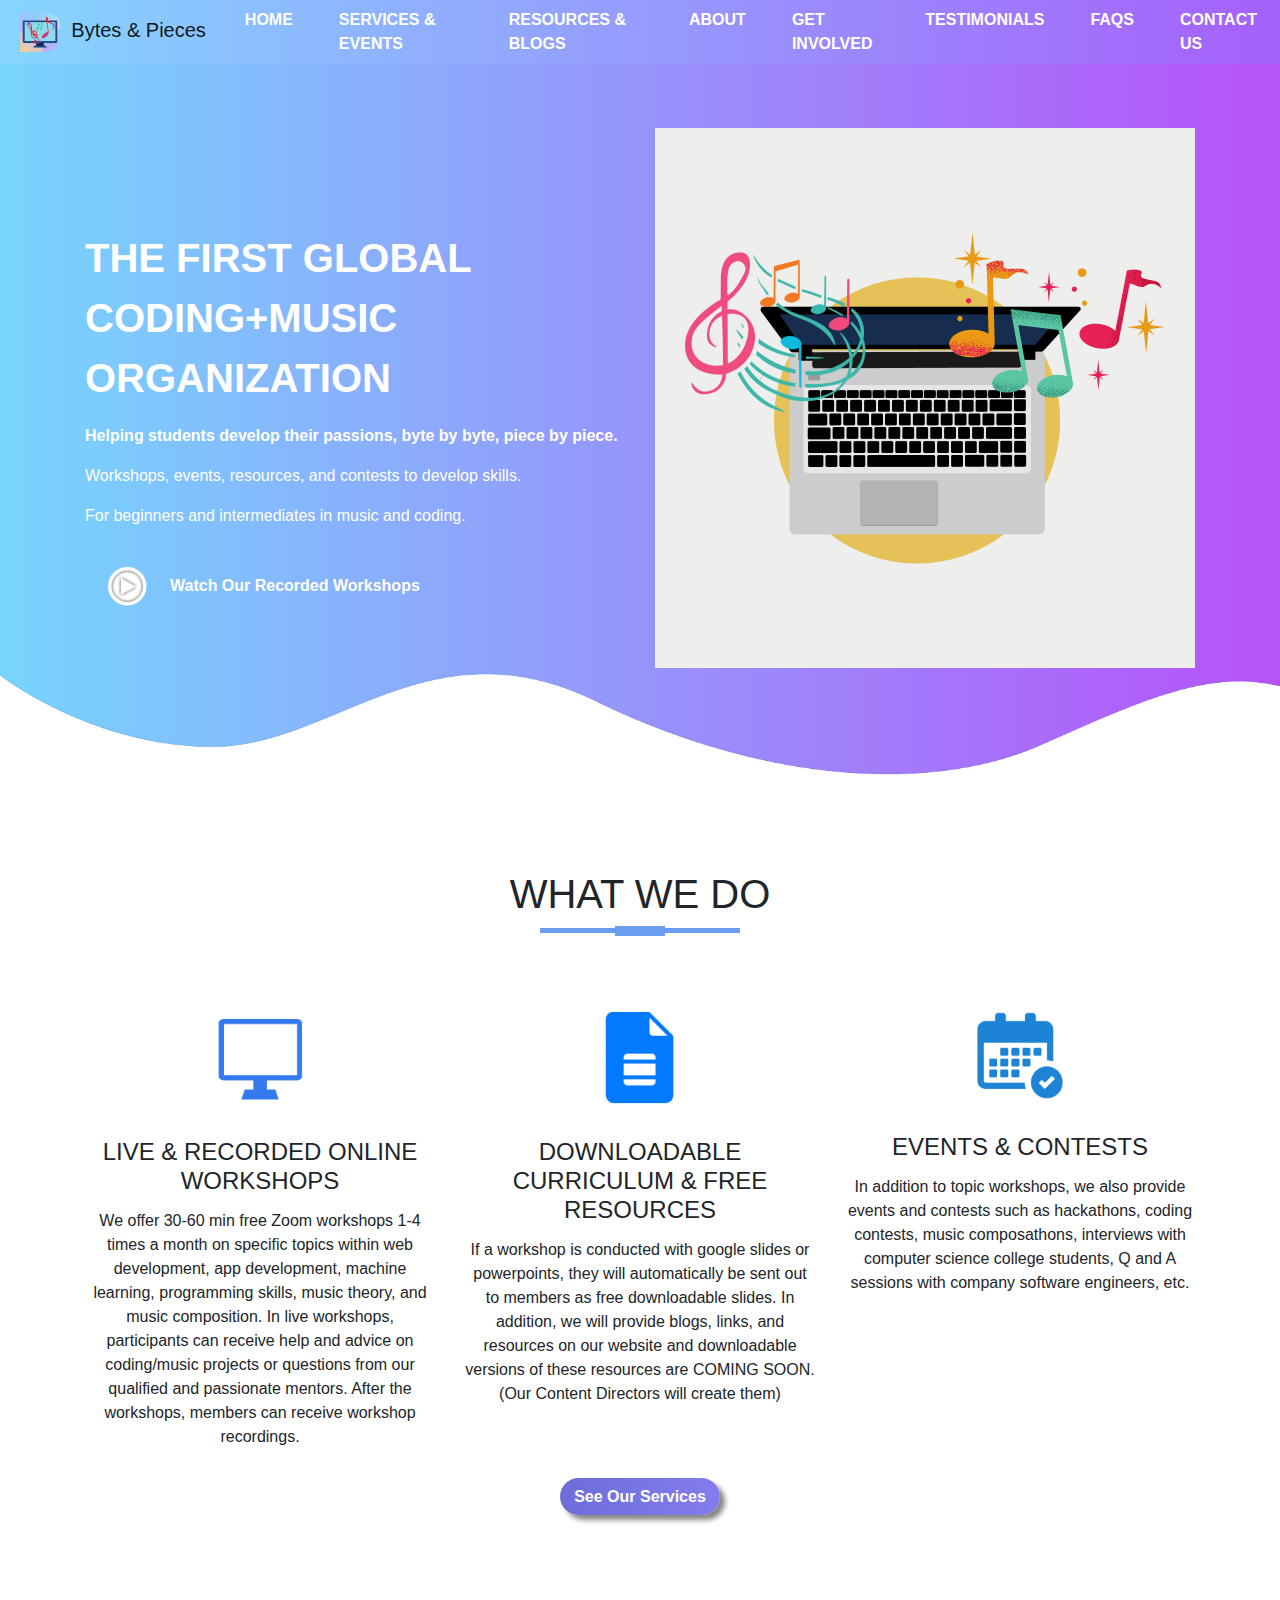
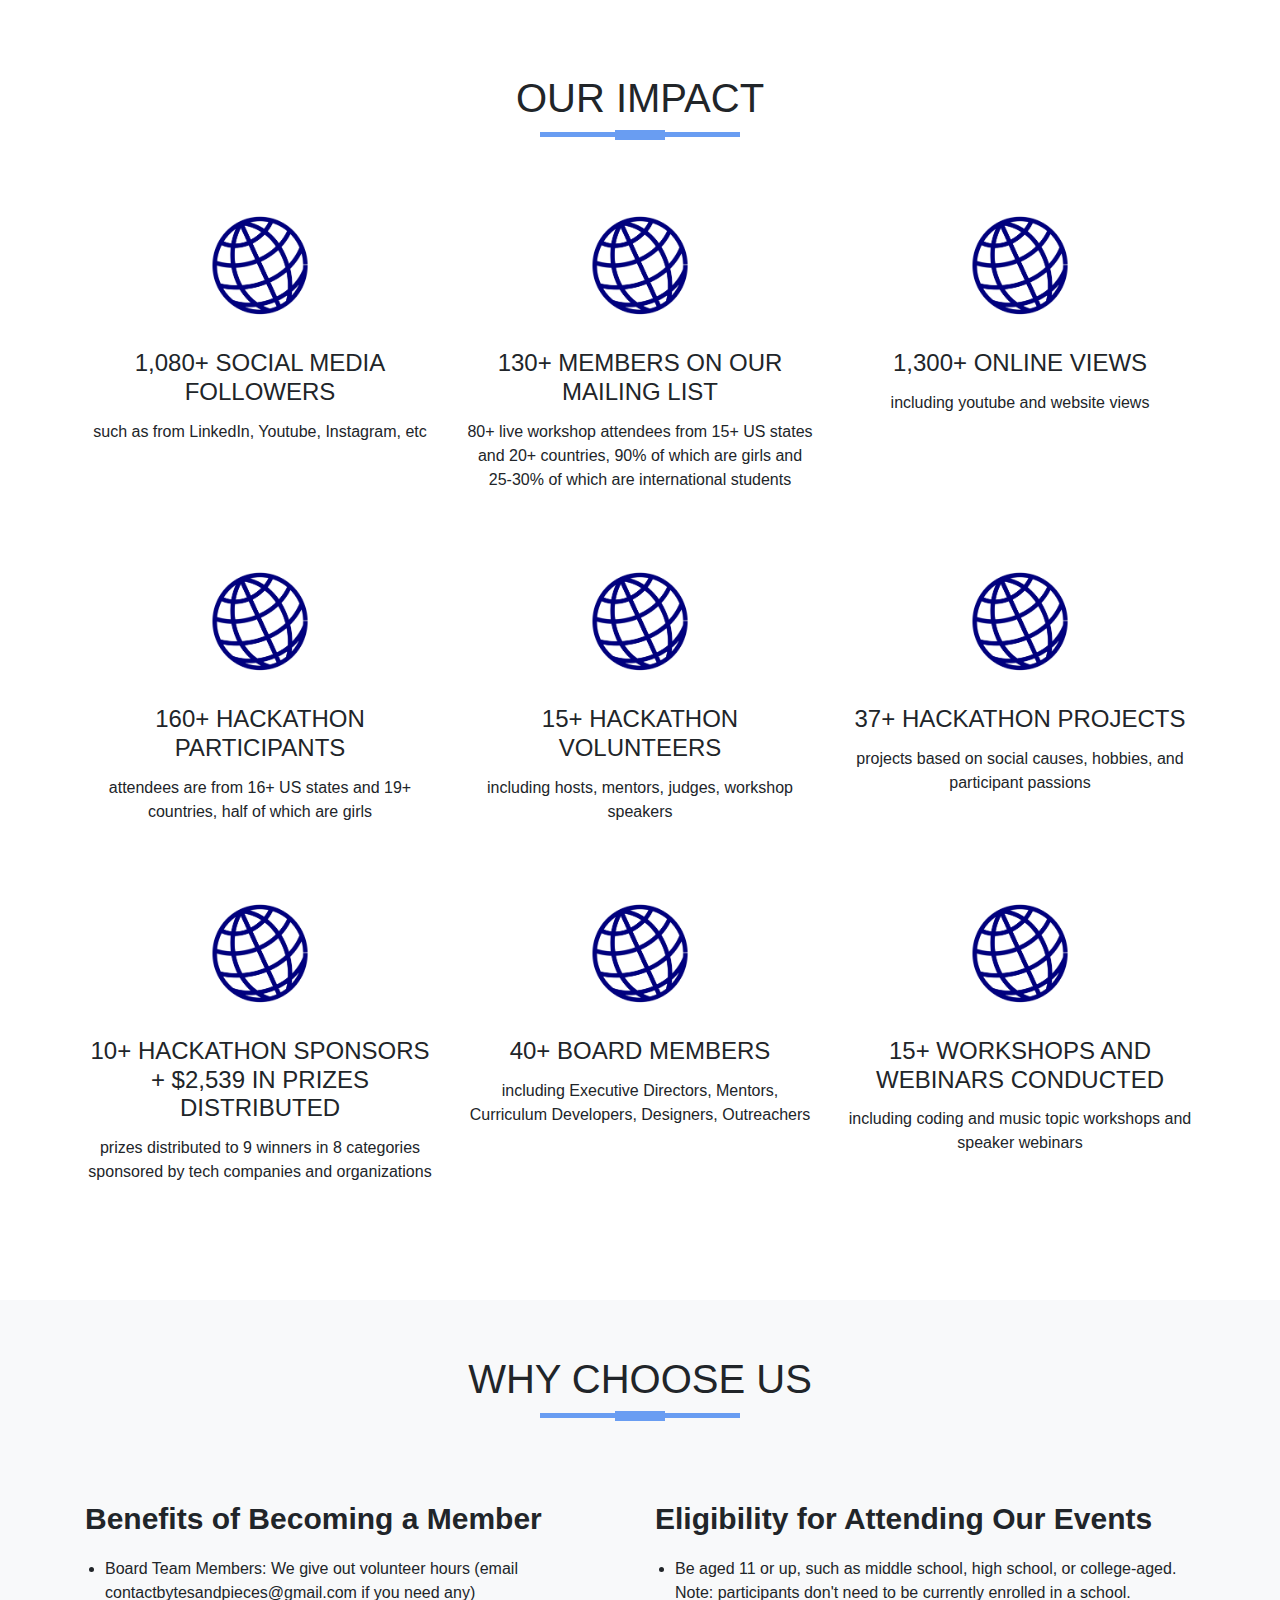
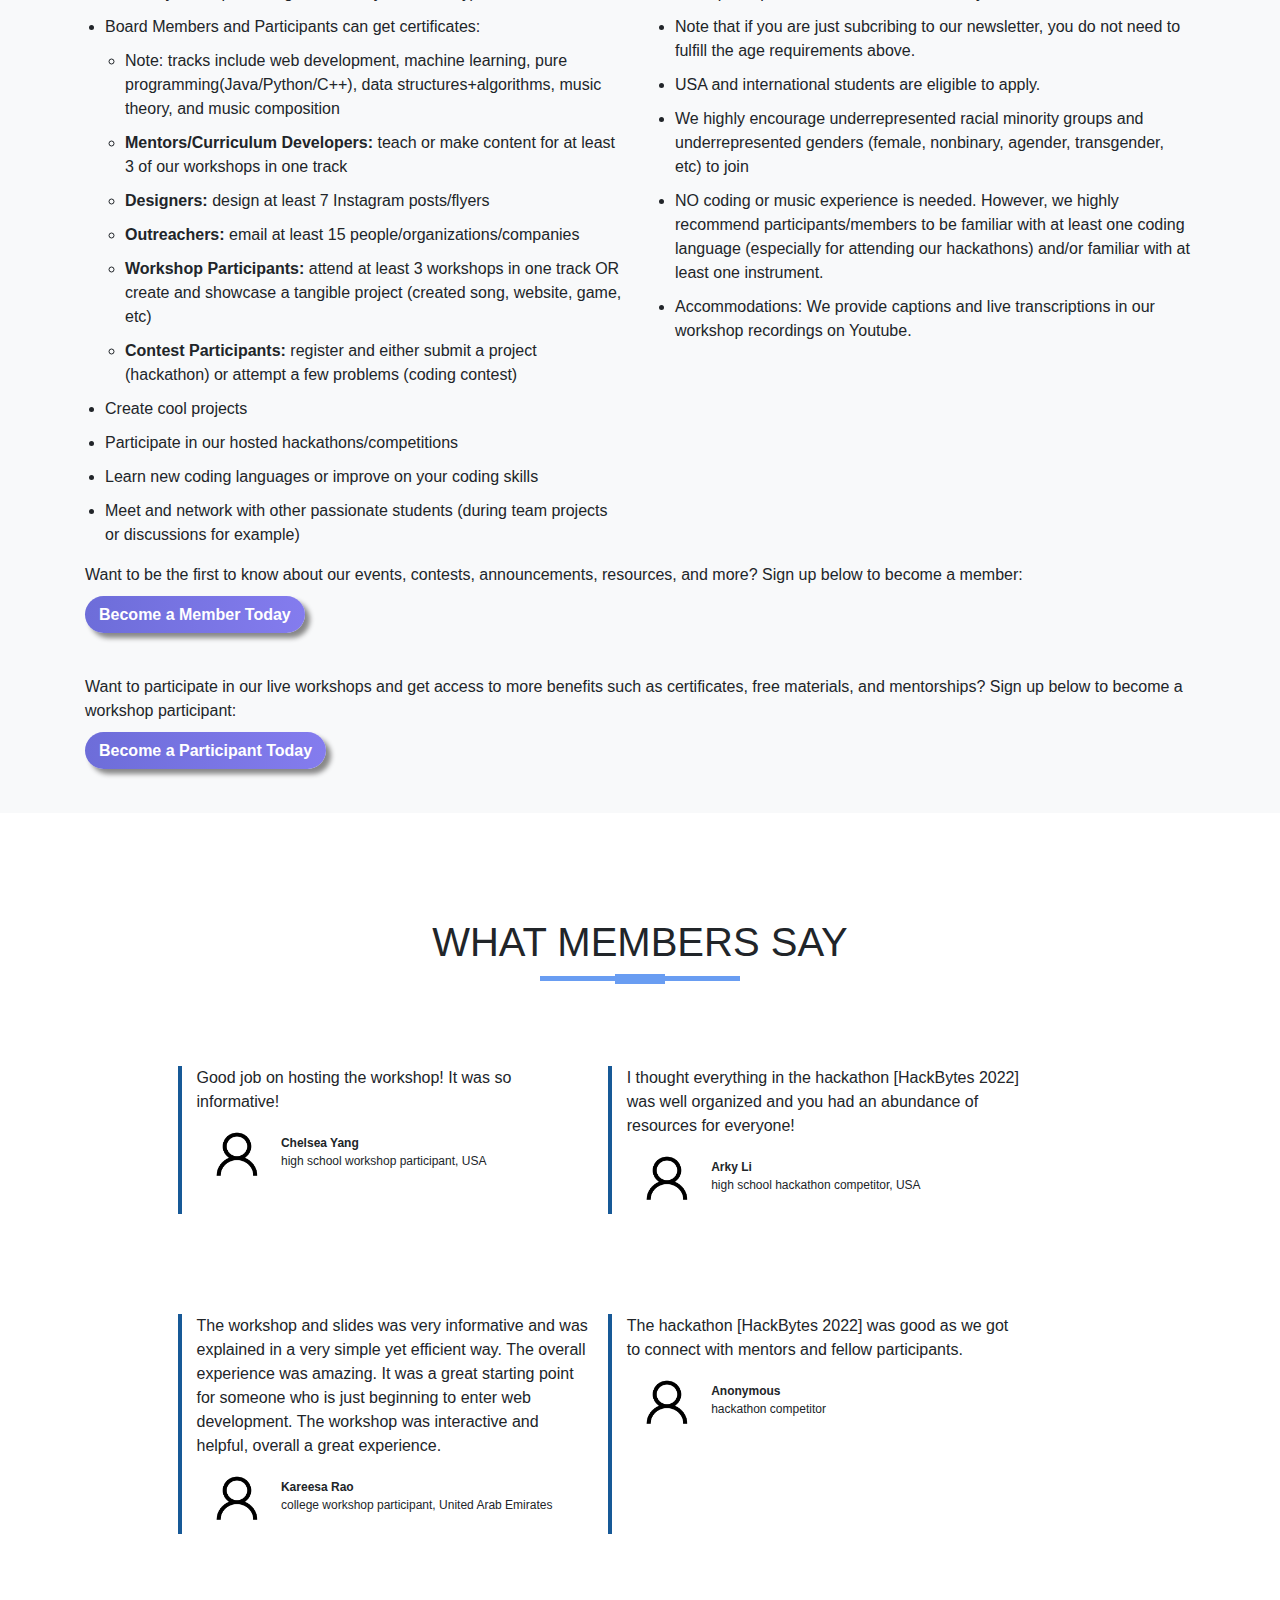
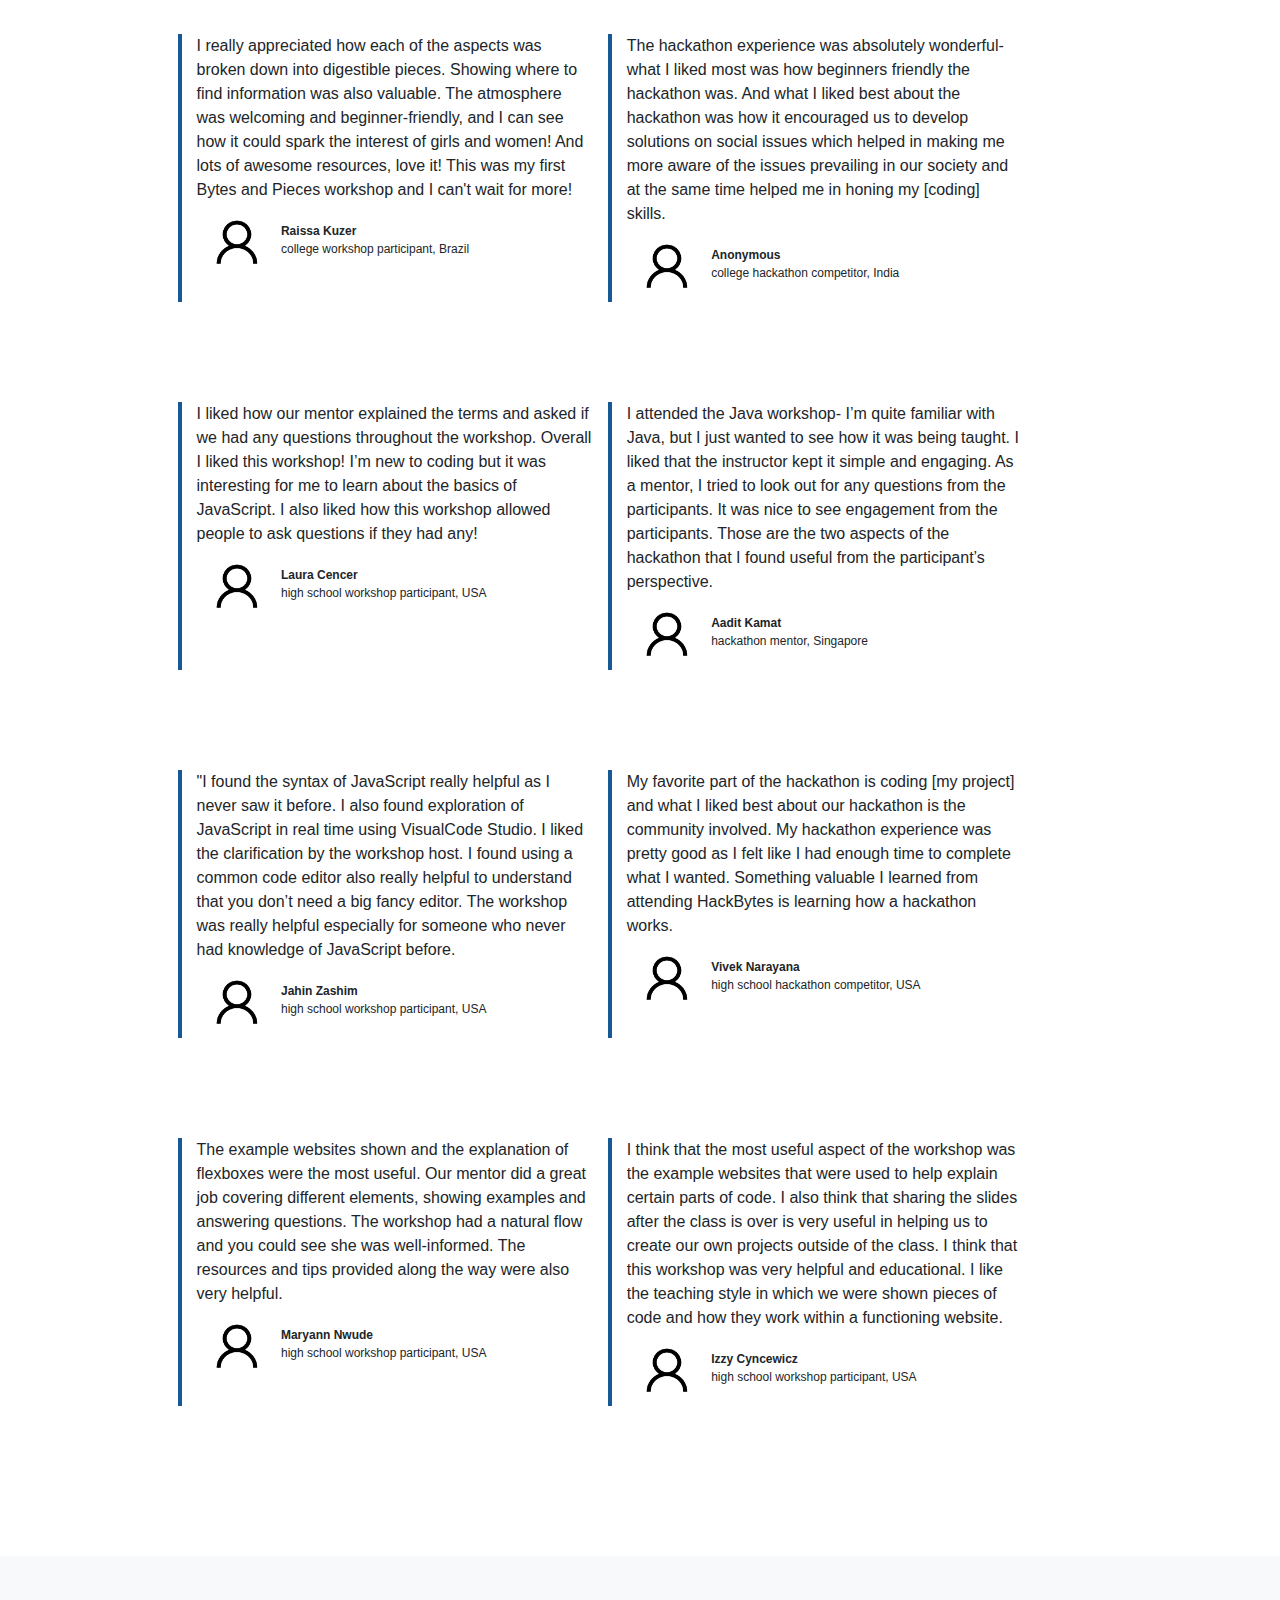
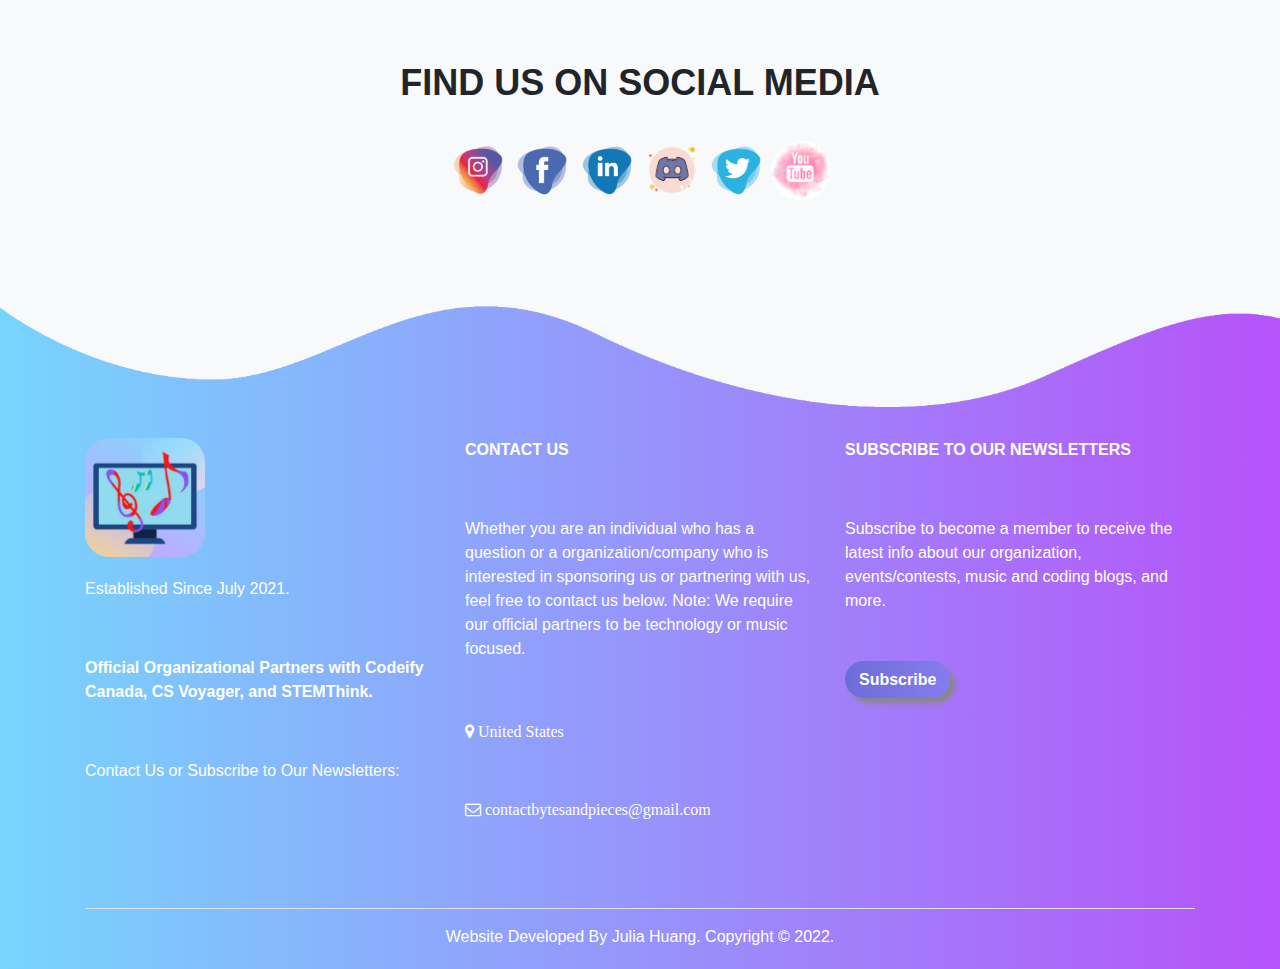
<file: index.html>
<!DOCTYPE html>
<html>

<head>
  <title>Bytes & Pieces Home</title>
  <link rel="icon" href="logo.jpg">
  <link rel="stylesheet" href="style.css">
  <link rel="stylesheet" href="https://cdn.jsdelivr.net/npm/bootstrap@4.2.1/dist/css/bootstrap.min.css">
  <!-- CSS only -->
  <link href="https://cdn.jsdelivr.net/npm/bootstrap@5.2.0-beta1/dist/css/bootstrap.min.css" rel="stylesheet"
    integrity="sha384-0evHe/X+R7YkIZDRvuzKMRqM+OrBnVFBL6DOitfPri4tjfHxaWutUpFmBp4vmVor" crossorigin="anonymous">
  <!-- JavaScript Bundle with Popper -->
  <script src="https://cdn.jsdelivr.net/npm/bootstrap@5.2.0-beta1/dist/js/bootstrap.bundle.min.js"
    integrity="sha384-pprn3073KE6tl6bjs2QrFaJGz5/SUsLqktiwsUTF55Jfv3qYSDhgCecCxMW52nD2"
    crossorigin="anonymous"></script>

  <script src="https://code.jquery.com/jquery-3.3.1.slim.min.js"></script>
  <script src="https://stackpath.bootstrapcdn.com/bootstrap/4.2.1/js/bootstrap.min.js"></script>
  <link rel="stylesheet" href="https://stackpath.bootstrapcdn.com/font-awesome/4.7.0/css/font-awesome.min.css">
  <link rel="stylesheet" href="https://stackpath.bootstrapcdn.com/bootstrap/4.2.1/css/bootstrap.min.css">
</head>

<body>
  <section id="nav-bar">

    <nav class="navbar navbar-expand-lg navbar-light ">
      <a class="navbar-brand" href="#top"><img src="logo.jpg">&nbsp; Bytes & Pieces</a>
      <button class="navbar-toggler" type="button" data-toggle="collapse" data-target="#navbarNav"
        aria-controls="navbarNav" aria-expanded="false" aria-label="Toggle navigation">
        <i class="fa fa-bars"></i>
      </button>
      <div class="collapse navbar-collapse" id="navbarNav">
        <ul class="navbar-nav ml-auto">
          <li class="nav-item active">
            <a class="nav-link" href="#top">HOME</a>
          </li>
          <li class="nav-item">
            <a class="nav-link" href="services.html">SERVICES & EVENTS</a>
          </li>
          <li class="nav-item">
            <a class="nav-link" href="resources.html">RESOURCES & BLOGS</a>
          </li>
          <li class="nav-item">
            <a class="nav-link" href="about.html">ABOUT</a>
          </li>
          <li class="nav-item">
            <a class="nav-link" href="involved.html">GET INVOLVED</a>
          </li>
          <li class="nav-item">
            <a class="nav-link" href="#testimonials">TESTIMONIALS</a>
          </li>
           <li class="nav-item">
            <a class="nav-link" href="faq.html">FAQS</a>
          </li>
          <li class="nav-item">
            <a class="nav-link" href="#footer">CONTACT US</a>
          </li>


        </ul>
      </div>
    </nav>
  </section>
  <!---banner-->
  <section id="banner">
    <div class="container">
      <div class="row">
        <div class="col-md-6">

          <p class="promo-title">THE FIRST GLOBAL CODING+MUSIC ORGANIZATION</p>
          <p><b>Helping students develop their passions, byte by byte, piece by piece.</b></p>
          <p>Workshops, events, resources, and contests to develop skills.</p>
          <p>For beginners and intermediates in music and coding.</p>
          <a href="https://www.youtube.com/channel/UCF3AcQXHHeNqGg8rRcAnWaw/featured" target="_blank" ><img src="play.png" class="play-btn"><b>Watch Our Recorded Workshops</b></a>
        </div>
        <div class="col-md-6 text-center">
          <img src="bannerbandp.png" class="img-fluid">
        </div>
      </div>
    </div>
    <img src="wave1.png" class="bottom-img">
  </section>
  <!--services-->
  <section id="services">
  <div class="container text-center">
    <h1 class="title">WHAT WE DO</h1>
<div class="row text-center">
<div class="col-md-4 services">
<img src = "computer.png" class="service-img">
  <h4>Live & Recorded Online Workshops</h4>
  <p>We offer 30-60 min free Zoom workshops 1-4 times a month on specific topics within web development, app development, machine learning, programming skills, music theory, and music composition. In live workshops, participants can receive help and advice on coding/music projects or questions from our qualified and passionate mentors. After the workshops, members can receive workshop recordings.</p>
  
</div>
<div class="col-md-4 services">
<img src = "slides.png" class="service-img">
  <h4>Downloadable Curriculum & Free Resources</h4>
  <p>If a workshop is conducted with google slides or powerpoints, they will automatically be sent out to members as free downloadable slides. In addition, we will provide blogs, links, and resources on our website and downloadable versions of these resources are COMING SOON. (Our Content Directors will create them) </p>
  
</div>
 
  <div class="col-md-4 services">
<img src = "event.png" class="service-img">
  <h4>Events & Contests</h4>
  <p>In addition to topic workshops, we also provide events and contests such as hackathons, coding contests, music composathons, interviews with computer science college students, Q and A sessions with company software engineers, etc.</p>
  
</div>



  
</div>
    <!--
<button type="button" class="btn btn-primary">All Services</button>-->
    <a class="service-btns" href="services.html"  ><b>See Our Services</b></a>
  </div>


    
  </section>
  
  <!--iMpacts-->
  <section id="services">
  <div class="container text-center">
    <h1 class="title">OUR IMPACT</h1>
<div class="row text-center">
<div class="col-md-4 services">
<img src = "globee.png" class="service-img">
  <h4>1,080+ social media followers</h4>
  <p>such as from LinkedIn, Youtube, Instagram, etc</p>
  
</div>
<div class="col-md-4 services">
<img src = "globee.png" class="service-img">
  <h4>130+ members on our mailing list</h4>
  <p>80+ live workshop attendees from 15+ US states and 20+ countries, 90% of which are girls and 25-30% of which are international students
  
</div>
 
  <div class="col-md-4 services">
<img src = "globee.png" class="service-img">
  <h4>1,300+ online views</h4>
  <p>including youtube and website views</p>
  
</div>
<div class="col-md-4 services">
<img src = "globee.png" class="service-img">
  <h4>160+ hackathon participants</h4>
  <p>attendees are from 16+ US states and 19+ countries, half of which are girls
  
</div>
  <div class="col-md-4 services">
<img src = "globee.png" class="service-img">
  <h4>15+ hackathon volunteers</h4>
  <p>including hosts, mentors, judges, workshop speakers
  
</div>
    <div class="col-md-4 services">
<img src = "globee.png" class="service-img">
  <h4>37+ hackathon projects</h4>
  <p>projects based on social causes, hobbies, and participant passions
  
</div>
   <div class="col-md-4 services">
<img src = "globee.png" class="service-img">
  <h4>10+ hackathon sponsors + $2,539 in prizes distributed</h4>
  <p>prizes distributed to 9 winners in 8 categories sponsored by tech companies and organizations
  
</div>
<div class="col-md-4 services">
<img src = "globee.png" class="service-img">
  <h4>40+ board members</h4>
  <p>including Executive Directors, Mentors, Curriculum Developers, Designers, Outreachers
  
</div>
<div class="col-md-4 services">
<img src = "globee.png" class="service-img">
  <h4>15+ workshops and webinars conducted</h4>
  <p>including coding and music topic workshops and speaker webinars
  
</div>
  
</div>

    
  </div>


    
  </section>
  
  
  <!---about us--->
  <section id="about-us">
     

             
     
      <div class="container">
          
        <h1 class="title text-center">WHY CHOOSE US</h1>
      
        <div class="row">
          
          <div class="col-md-6 about-us">
            <p class="about-title">Benefits of Becoming a Member</p>
              <ul>
                <li>Board Team Members: We give out volunteer hours (email contactbytesandpieces@gmail.com if you need any)







</li>
                <li> Board Members and Participants can get certificates:  
                <ul>
                  <li>Note: tracks include web development, machine learning, pure programming(Java/Python/C++), data structures+algorithms, music theory, and music composition
</li>
                <li><b>Mentors/Curriculum Developers:</b> teach or make content for at least 3 of our workshops in one track</li>
                  <li><b>Designers:</b> design at least 7 Instagram posts/flyers</li>
                  <li><b>Outreachers:</b> email at least 15 people/organizations/companies</li>
                <li><b>Workshop Participants:</b> attend at least 3 workshops in one track OR create and showcase a tangible project (created song, website, game, etc)</li>
                  <li><b>Contest Participants:</b> register and either submit a project (hackathon) or attempt a few problems (coding contest)</li>
                
            </ul>
                
                </li>
                
                <li>Create cool projects
</li>
                <li>Participate in our hosted hackathons/competitions

</li>
              <li>
Learn new coding languages or improve on your coding skills
</li>  
                <li>

Meet and network with other passionate students (during team projects or discussions for example)</li>  
              </ul>
            
          </div>
          <div class="col-md-6 about-us">
            <p class="about-title">Eligibility for Attending Our Events </p>
              <ul>
                <li>Be aged 11 or up, such as middle school, high school, or college-aged. Note: participants don't need to be currently enrolled in a school. 

</li>
                <li>Note that if you are just subcribing to our newsletter, you do not need to fulfill the age requirements above. 

</li>
                <li>USA and international students are eligible to apply.</li>
                <li>We highly encourage underrepresented racial minority groups and underrepresented genders (female, nonbinary, agender, transgender, etc) to join</li>
                <li>NO coding or music experience is needed. However, we highly recommend participants/members to be familiar with at least one coding language (especially for attending our hackathons) and/or familiar with at least one instrument.
</li>
                <li>Accommodations: We provide captions and live transcriptions in our workshop recordings on Youtube.</li>
                
                
              </ul>
            
          </div>
           
          
        </div>
        <p>Want to be the first to know about our events, contests, announcements, resources, and more? Sign up below to become a member:</p>
        <a class="service-btns" href="https://docs.google.com/forms/d/e/1FAIpQLSfaGbmkBe_lTOKc-ebiDYWFuezUUVXrLO514PP0YZfo731FJQ/viewform?usp=sf_link" target="_blank"><b>Become a Member Today</b></a>

        <p><br></br>Want to participate in our live workshops and get access to more benefits such as certificates, free materials, and mentorships?  Sign up below to become a workshop participant:</p>
        <a class="service-btns" href="https://docs.google.com/forms/d/e/1FAIpQLSe87hrouk3VK3XSBqcKnzjD8iFkTxdtleKhsnFxwRXekaS2dQ/viewform?usp=sf_link" target="_blank"><b>Become a Participant Today</b></a>
      </div>


    
  </section>
  <!----testimonials--->
  <section id="testimonials">
    <div class="container" >
      <h1 class="title text-center">
        WHAT  
        MEMBERS SAY
        
        
      </h1>
     
           <div class="row offset-1">
        <div class="col-md-5 testimonials">
          
          <p>Good job on hosting the workshop! It was so informative!</p>
          <img src="person.png">
          <p class="user-details"><b>Chelsea Yang</b><br>high school workshop participant, USA</p>
        </div>

        <div class="col-md-5 testimonials">
          <p>I thought everything in the hackathon [HackBytes 2022] was  well organized and you had an abundance of resources for everyone!</p>
          <img src="person.png">
          <p class="user-details"><b>Arky Li</b><br>high school hackathon competitor, USA</p>
        </div>


        <div class="col-md-5 testimonials">
          <p>The workshop and slides was very informative and was explained in a very simple yet efficient way. The overall experience was amazing. It was a great starting point for someone who is just beginning to enter web development. The workshop was interactive and helpful, overall a great experience.</p>
          <img src="person.png">
          <p class="user-details"><b>Kareesa Rao</b><br>college workshop participant, United Arab Emirates</p>
        </div>


        <div class="col-md-5 testimonials">
          <p>The hackathon [HackBytes 2022] was good as we got to connect with mentors and fellow participants.
</p>
          <img src="person.png">
          <p class="user-details"><b>Anonymous</b><br>hackathon competitor</p>
        </div>

        <div class="col-md-5 testimonials">
          <p>I really appreciated how each of the aspects was broken down into digestible pieces. Showing where to find information was also valuable. The atmosphere was welcoming and beginner-friendly, and I can see how it could spark the interest of girls and women! And lots of awesome resources, love it! This was my first Bytes and Pieces workshop and I can't wait for more!</p>
          <img src="person.png">
          <p class="user-details"><b>Raissa Kuzer</b><br>college workshop participant, Brazil </p>
        </div>
<div class="col-md-5 testimonials">
          <p>The hackathon experience was absolutely wonderful- what I liked most was how beginners friendly the hackathon was. And what I liked best about the hackathon was how it encouraged us to develop solutions on social issues which helped in making me more aware of the issues prevailing in our society and at the same time helped me in honing my [coding] skills.
</p>
          <img src="person.png">
          <p class="user-details"><b>Anonymous</b><br>
 college hackathon competitor, India</p>
        </div>
        <div class="col-md-5 testimonials">
          <p>I liked how our mentor explained the terms and asked if we had any questions throughout the workshop. Overall I liked this workshop! I’m new to coding but it was interesting for me to learn about the basics of JavaScript. I also liked how this workshop allowed people to ask questions if they had any!</p>
          <img src="person.png">
          <p class="user-details"><b>Laura Cencer</b><br> high school workshop participant, USA</p>
        </div>
             <div class="col-md-5 testimonials">
          <p>I attended the Java workshop- I’m quite familiar with Java, but I just wanted to see how it was being taught. I liked that the instructor kept it simple and engaging. As a mentor, I tried to look out for any questions from the participants. It was nice to see engagement from the participants. Those are the two aspects of the hackathon that I found useful from the participant’s perspective.
</p>
          <img src="person.png">
          <p class="user-details"><b>Aadit Kamat</b><br>
  hackathon mentor, Singapore</p>
        </div>
             <div class="col-md-5 testimonials">
          <p>"I found the syntax of JavaScript really helpful as I never saw it before. I also found exploration of JavaScript in real time using VisualCode Studio. I liked the clarification by the workshop host. I found using a common code editor also really helpful to understand that you don’t need a big fancy editor. The workshop was really helpful especially for someone who never had knowledge of JavaScript before.

</p>
          <img src="person.png">
          <p class="user-details"><b>Jahin Zashim</b><br>
high school workshop participant, USA</p>
        </div>

             <div class="col-md-5 testimonials">
          <p>My favorite part of the hackathon is coding [my project] and what I liked best about our hackathon is the community involved. My hackathon experience was pretty good as I felt like I had enough time to complete what I wanted. Something valuable I learned from attending HackBytes is learning how a hackathon works.


</p>
          <img src="person.png">
          <p class="user-details"><b>Vivek Narayana</b><br>
high school hackathon competitor, USA</p>
        </div>
              <div class="col-md-5 testimonials">
          <p>The example websites shown and the explanation of flexboxes were the most useful. Our mentor did a great job covering different elements, showing examples and answering questions. The workshop had a natural flow and you could see she was well-informed. The resources and tips provided along the way were also very helpful. 

</p>
          <img src="person.png">
          <p class="user-details"><b>Maryann Nwude</b><br>
high school workshop participant, USA</p>
        </div>
               <div class="col-md-5 testimonials">
          <p>I think that the most useful aspect of the workshop was the example websites that were used to help explain certain parts of code. I also think that sharing the slides after the class is over is very useful in helping us to create our own projects outside of the class. I think that this workshop was very helpful and educational. I like the teaching style in which we were shown pieces of code and how they work within a functioning website.

</p>
          <img src="person.png">
          <p class="user-details"><b>Izzy Cyncewicz</b><br>
high school workshop participant, USA</p>
        </div>
      </div>
      
      
    </div>
    
  </section>
  <!---social media-->
  <section id="social-media">
<div class="container text-center">
<p> FIND US ON SOCIAL MEDIA</p>
<div class="social-icons">
  <a href="https://www.instagram.com/thebytesandpieces/" target="_blank" ><img src ="instagram-icon.png"></a>
   <a href="https://www.facebook.com/thebytesandpieces" target="_blank"><img src ="facebook-icon.png"></a>
   <a href="https://www.linkedin.com/company/78408196/admin/" target="_blank"><img src ="linkedin-icon.png"></a>
  <a href="https://discord.com/invite/JjkrTrvj9s" target="_blank" ><img src ="discord-icon.png"></a>
   <a href="https://twitter.com/thebytesnpieces" target="_blank"><img src ="twitter-icon.png"></a>
   <a href="https://www.youtube.com/channel/UCF3AcQXHHeNqGg8rRcAnWaw/featured" target="_blank"><img src ="youtube-icon.png"></a>
</div>
  
</div>

    
  </section>
  <section id="footer">

    <img src="wave2.png" class="footer-img">
    <div class="container">
     <div class="row">
      <div class="col-md-4 footer-box">

        <img src ="logo.jpg">
        
<p>Established Since July 2021.</p>
        <p><b>Official Organizational
        Partners with Codeify Canada, CS Voyager, and STEMThink.</b></p>
<p>Contact Us or Subscribe to Our Newsletters:</p>
      </div>

         <div class="col-md-4 footer-box">

           <p><b>CONTACT US</b></p>
           <p>Whether you are an individual who has a question or a organization/company who is interested in sponsoring us or partnering with us, feel free to contact us below. Note: We require our official partners to be technology or music focused.


</p>
            <p <i class="fa fa-map-marker"> </i>United States</p>
           <p <i class="fa fa-envelope-o"> </i> contactbytesandpieces@gmail.com</p>

         </div>

   <div class="col-md-4 footer-box">

           <p><b>SUBSCRIBE TO OUR NEWSLETTERS</b></p>
     <p>Subscribe to become a member to receive the latest info about our organization, events/contests, music and coding blogs, and more.</p>
           
<a href="https://docs.google.com/forms/d/e/1FAIpQLSfaGbmkBe_lTOKc-ebiDYWFuezUUVXrLO514PP0YZfo731FJQ/viewform?usp=sf_link" target="_blank" ><b>Subscribe</b></a>
         </div>
     </div>
      <hr>
      <p class="copyright">Website Developed By Julia Huang. Copyright © 2022.</p>
    </div>
  </section>
  <!---smooth scroll-->
  
</body>

</html>
</file>
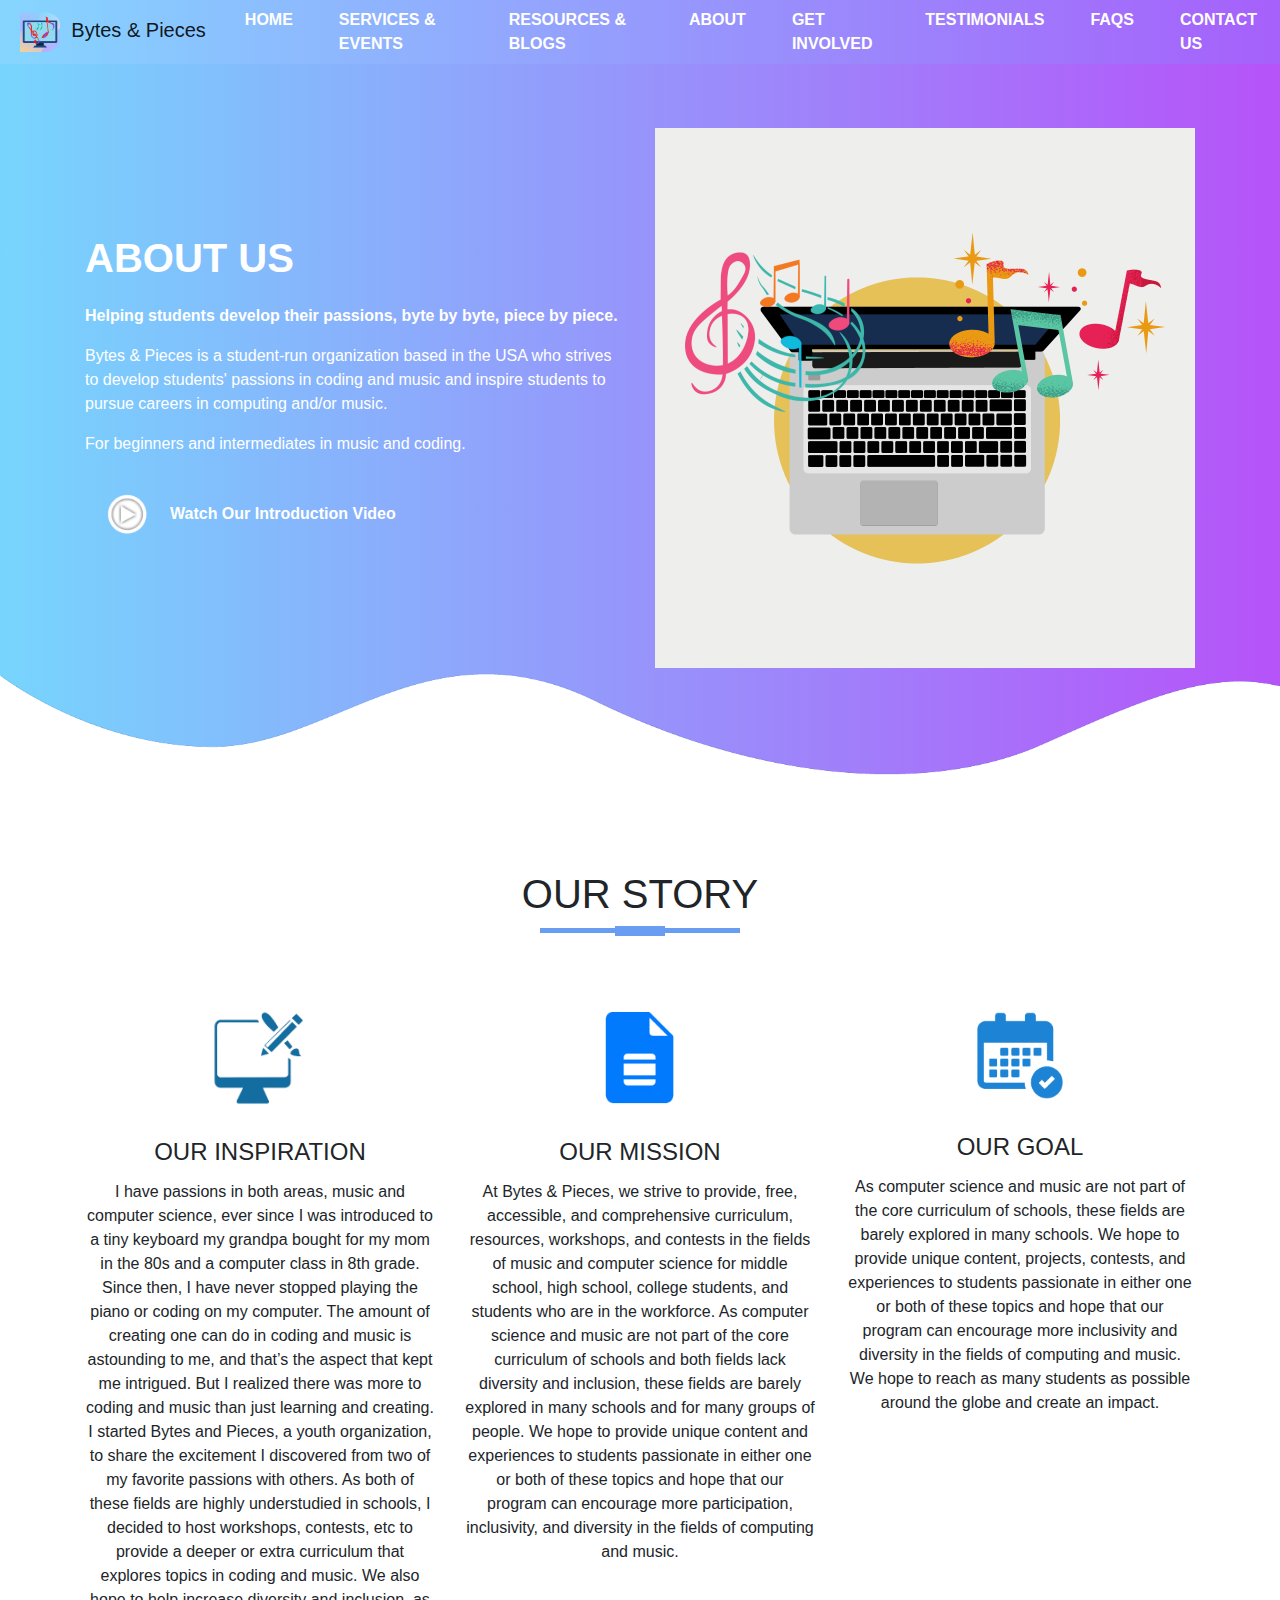
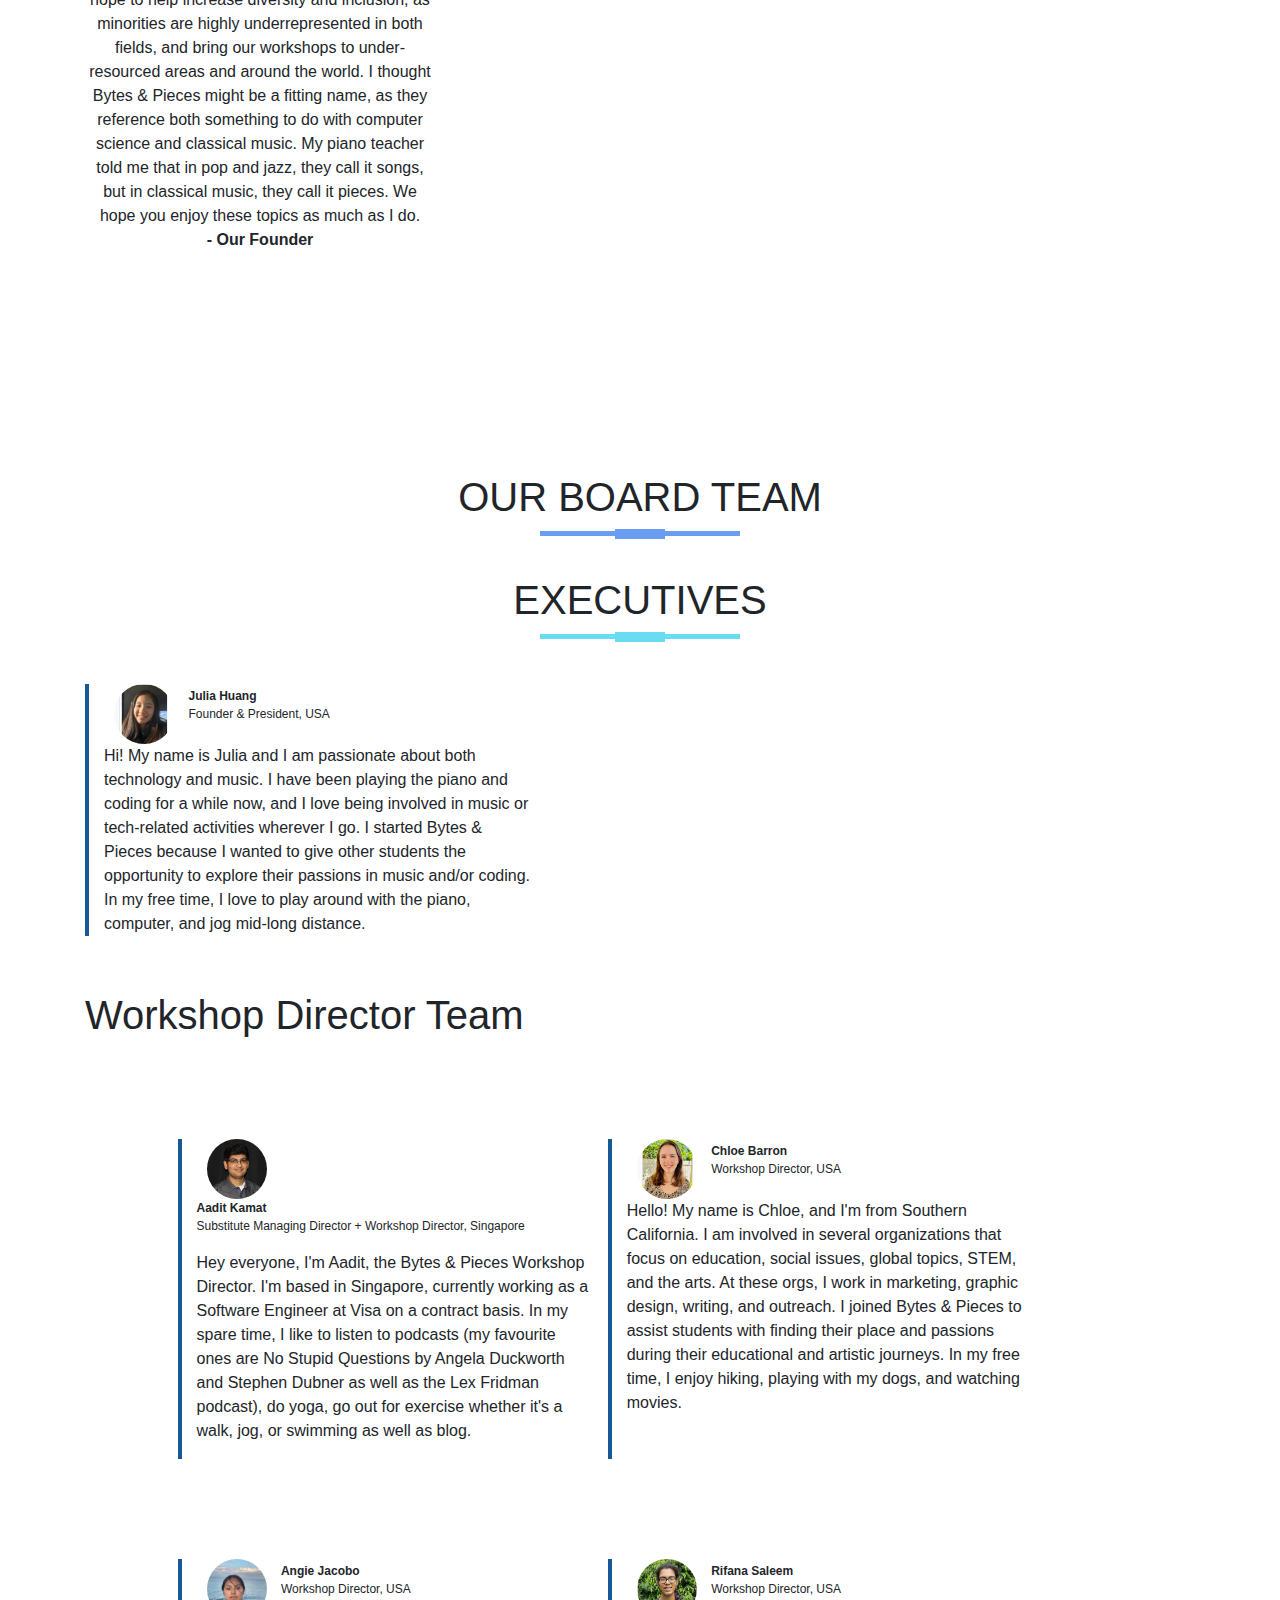
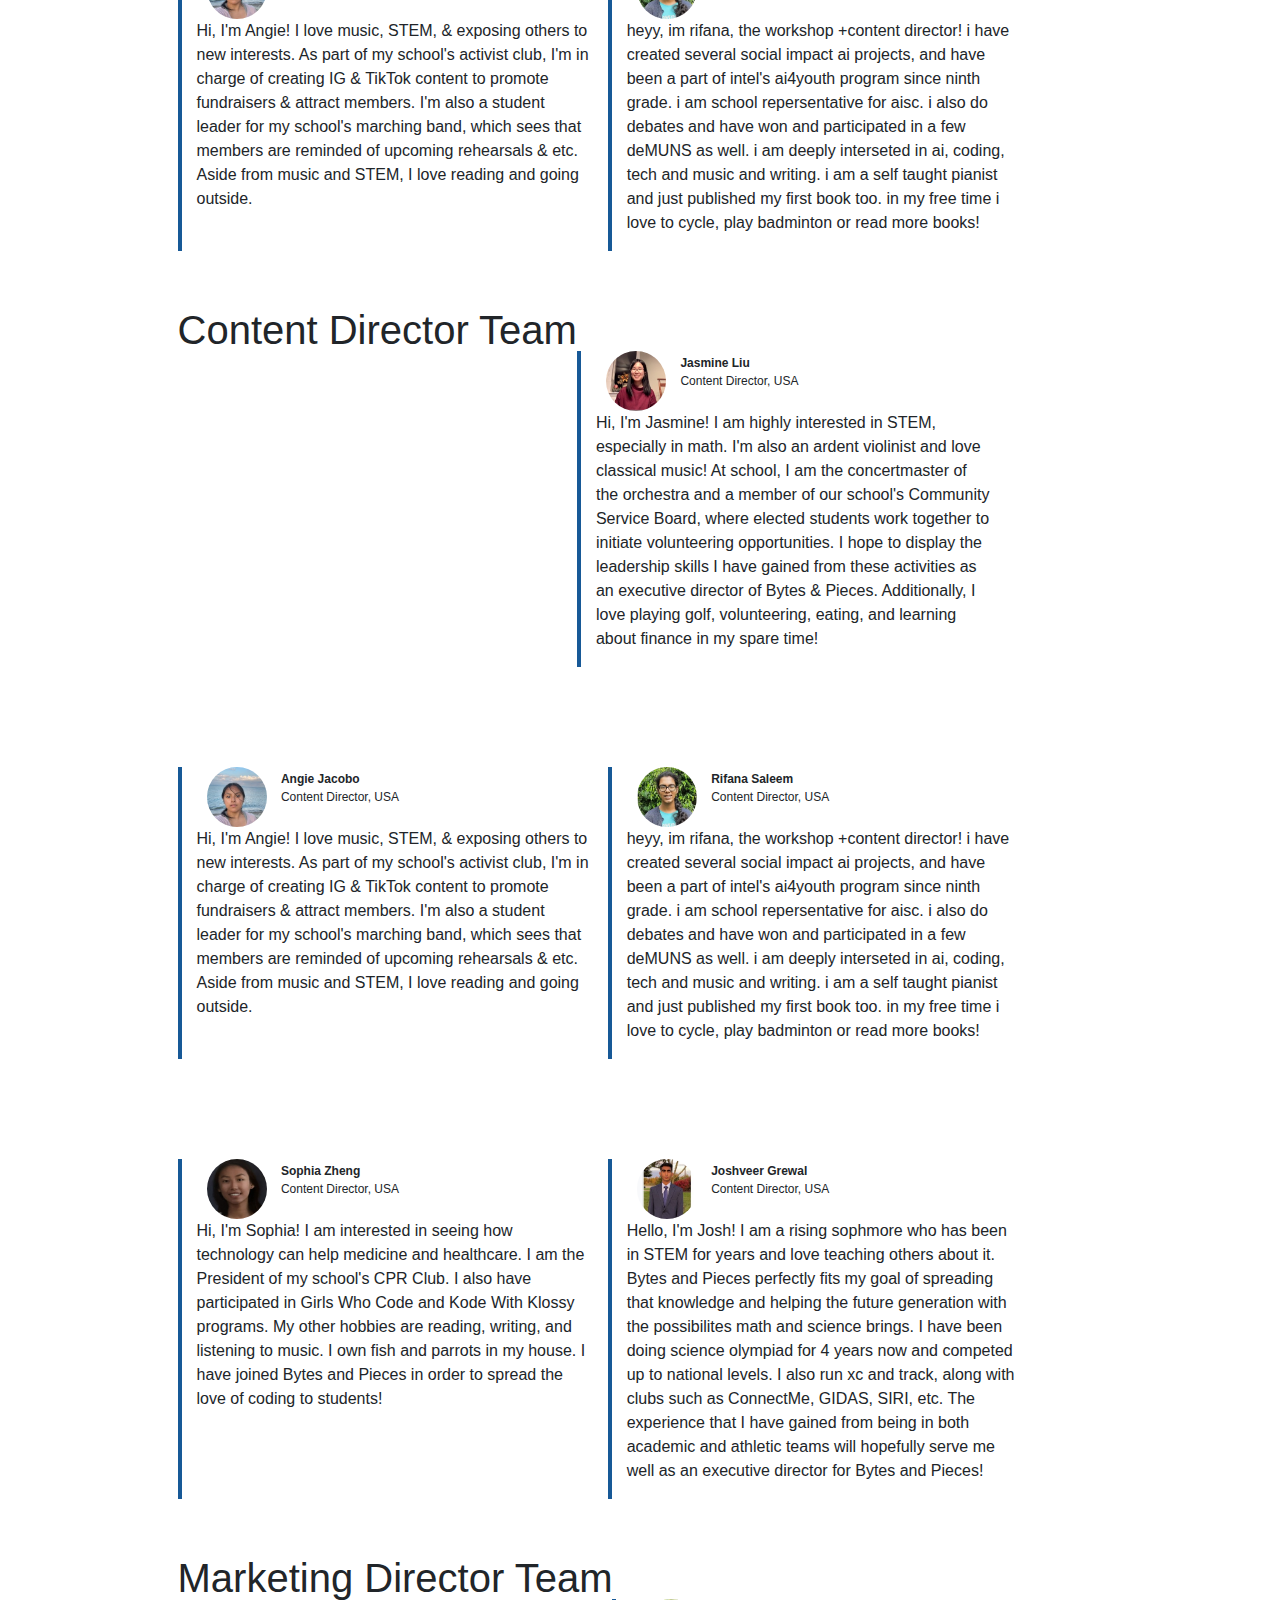
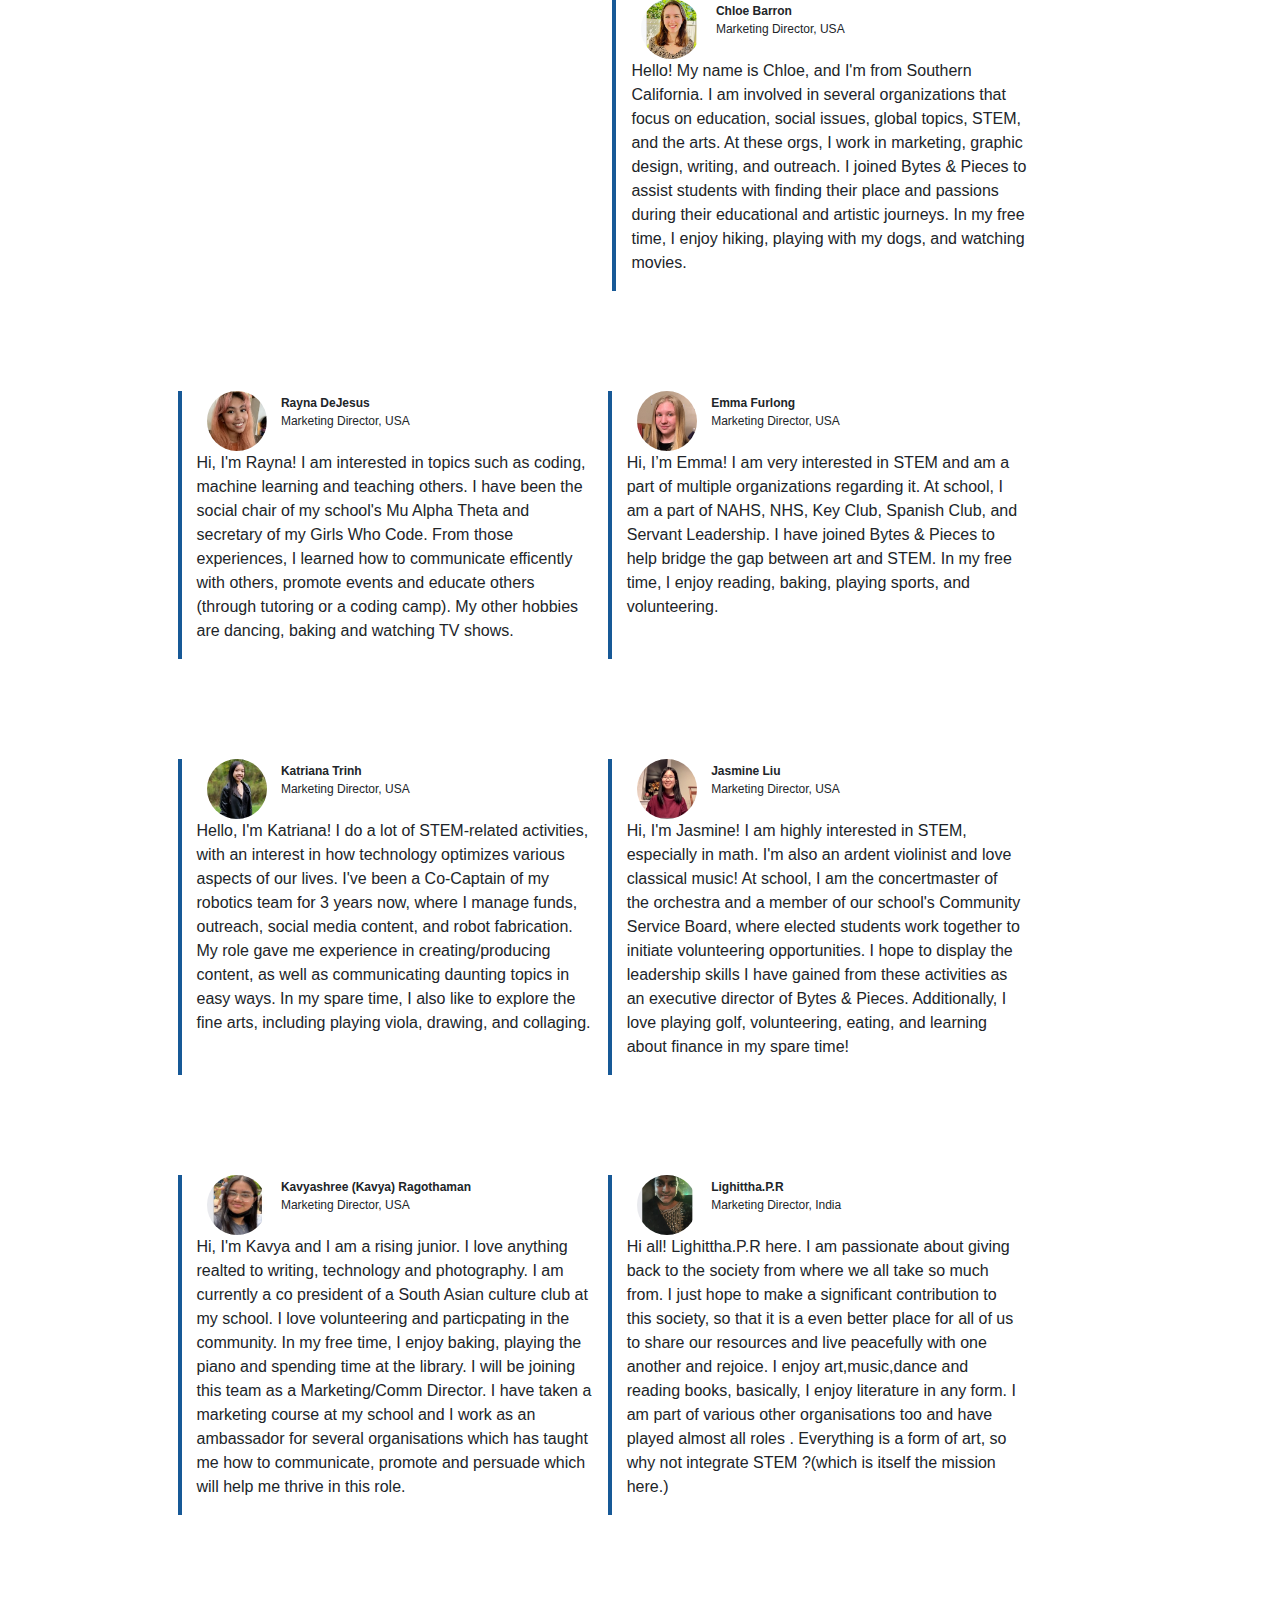
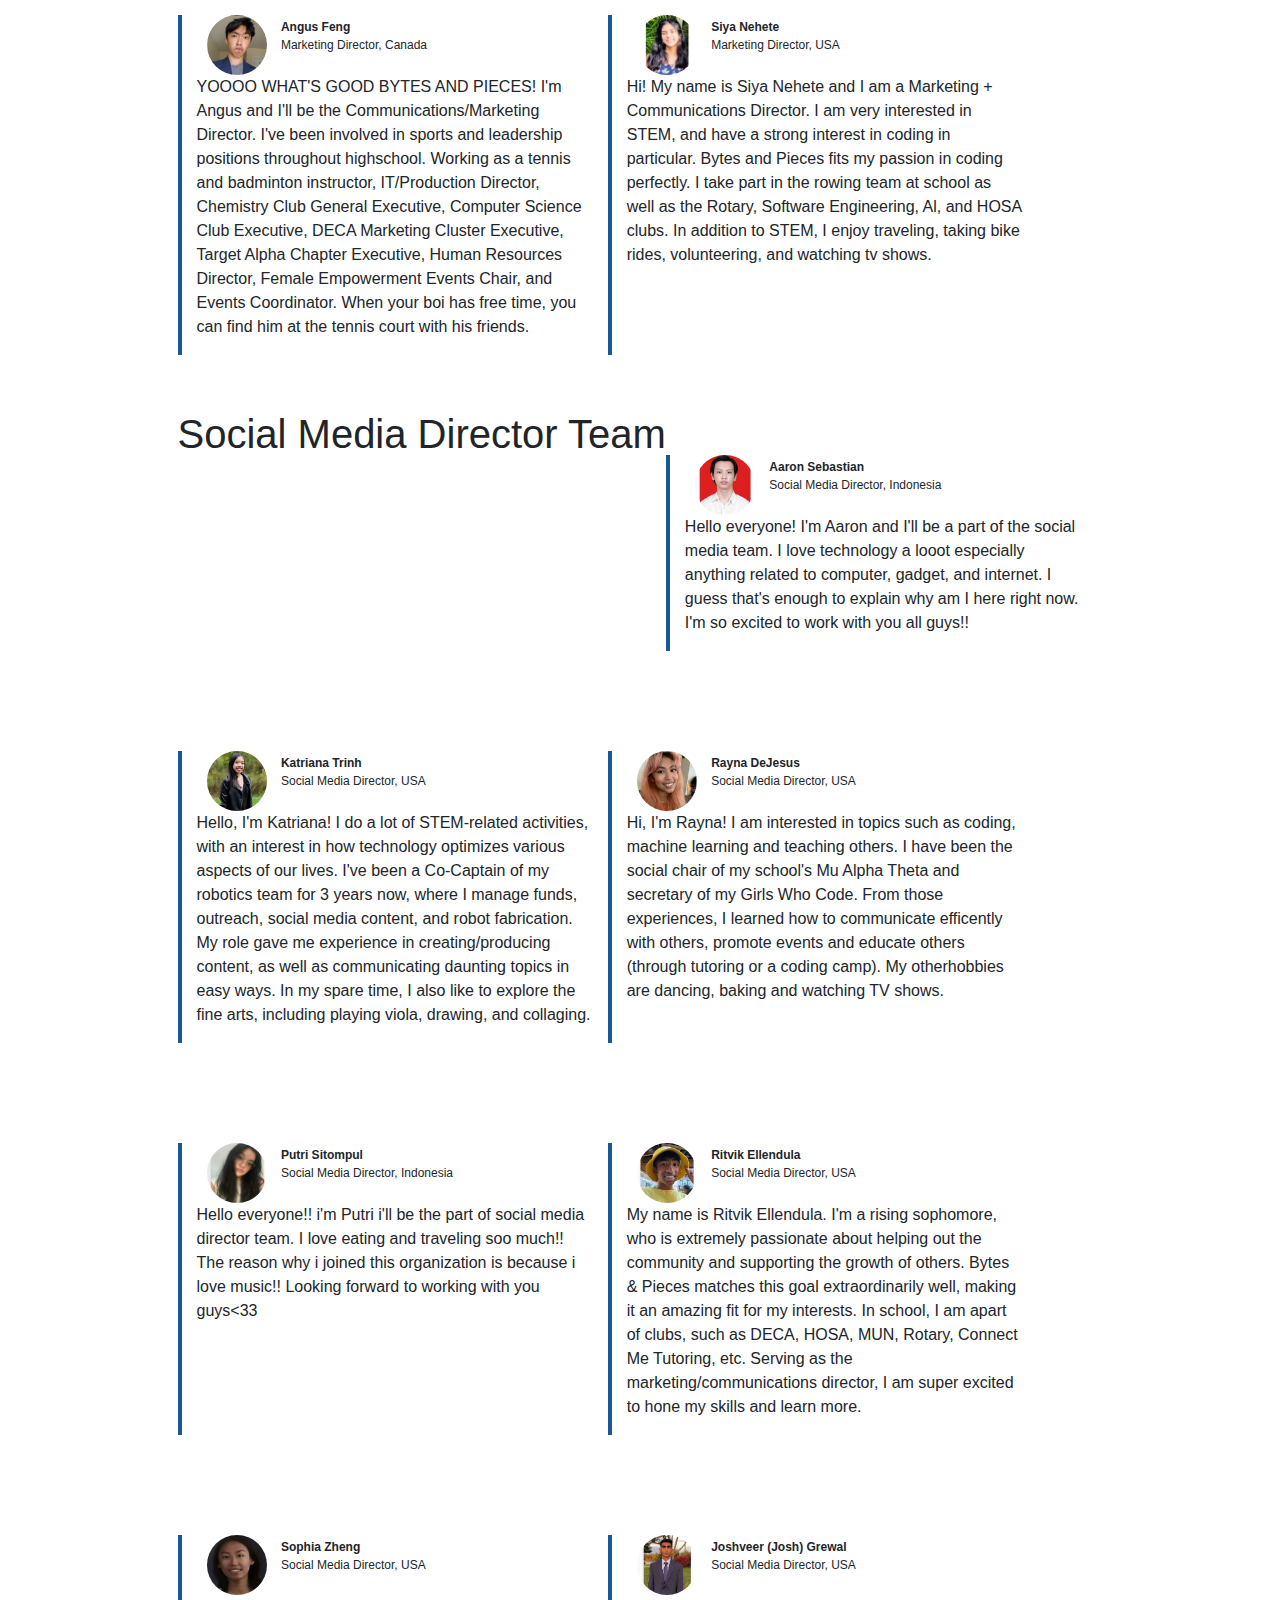
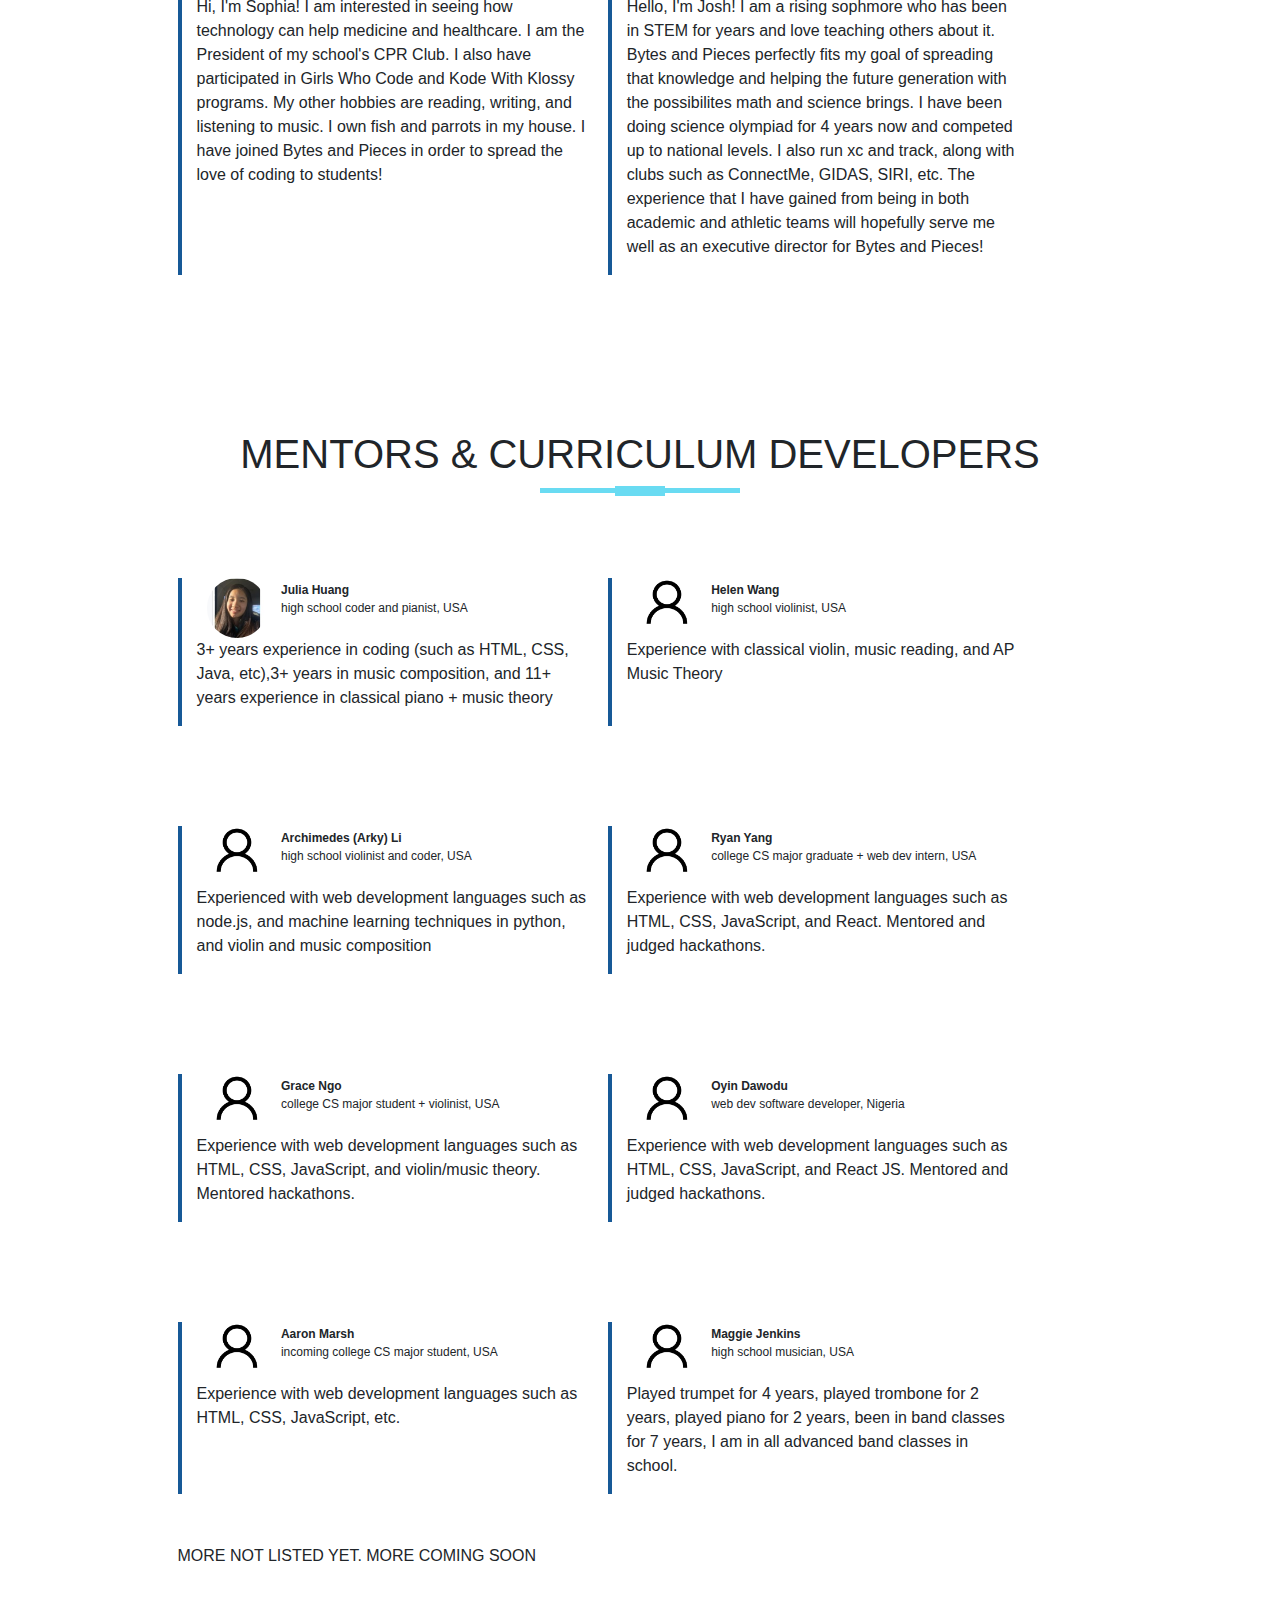
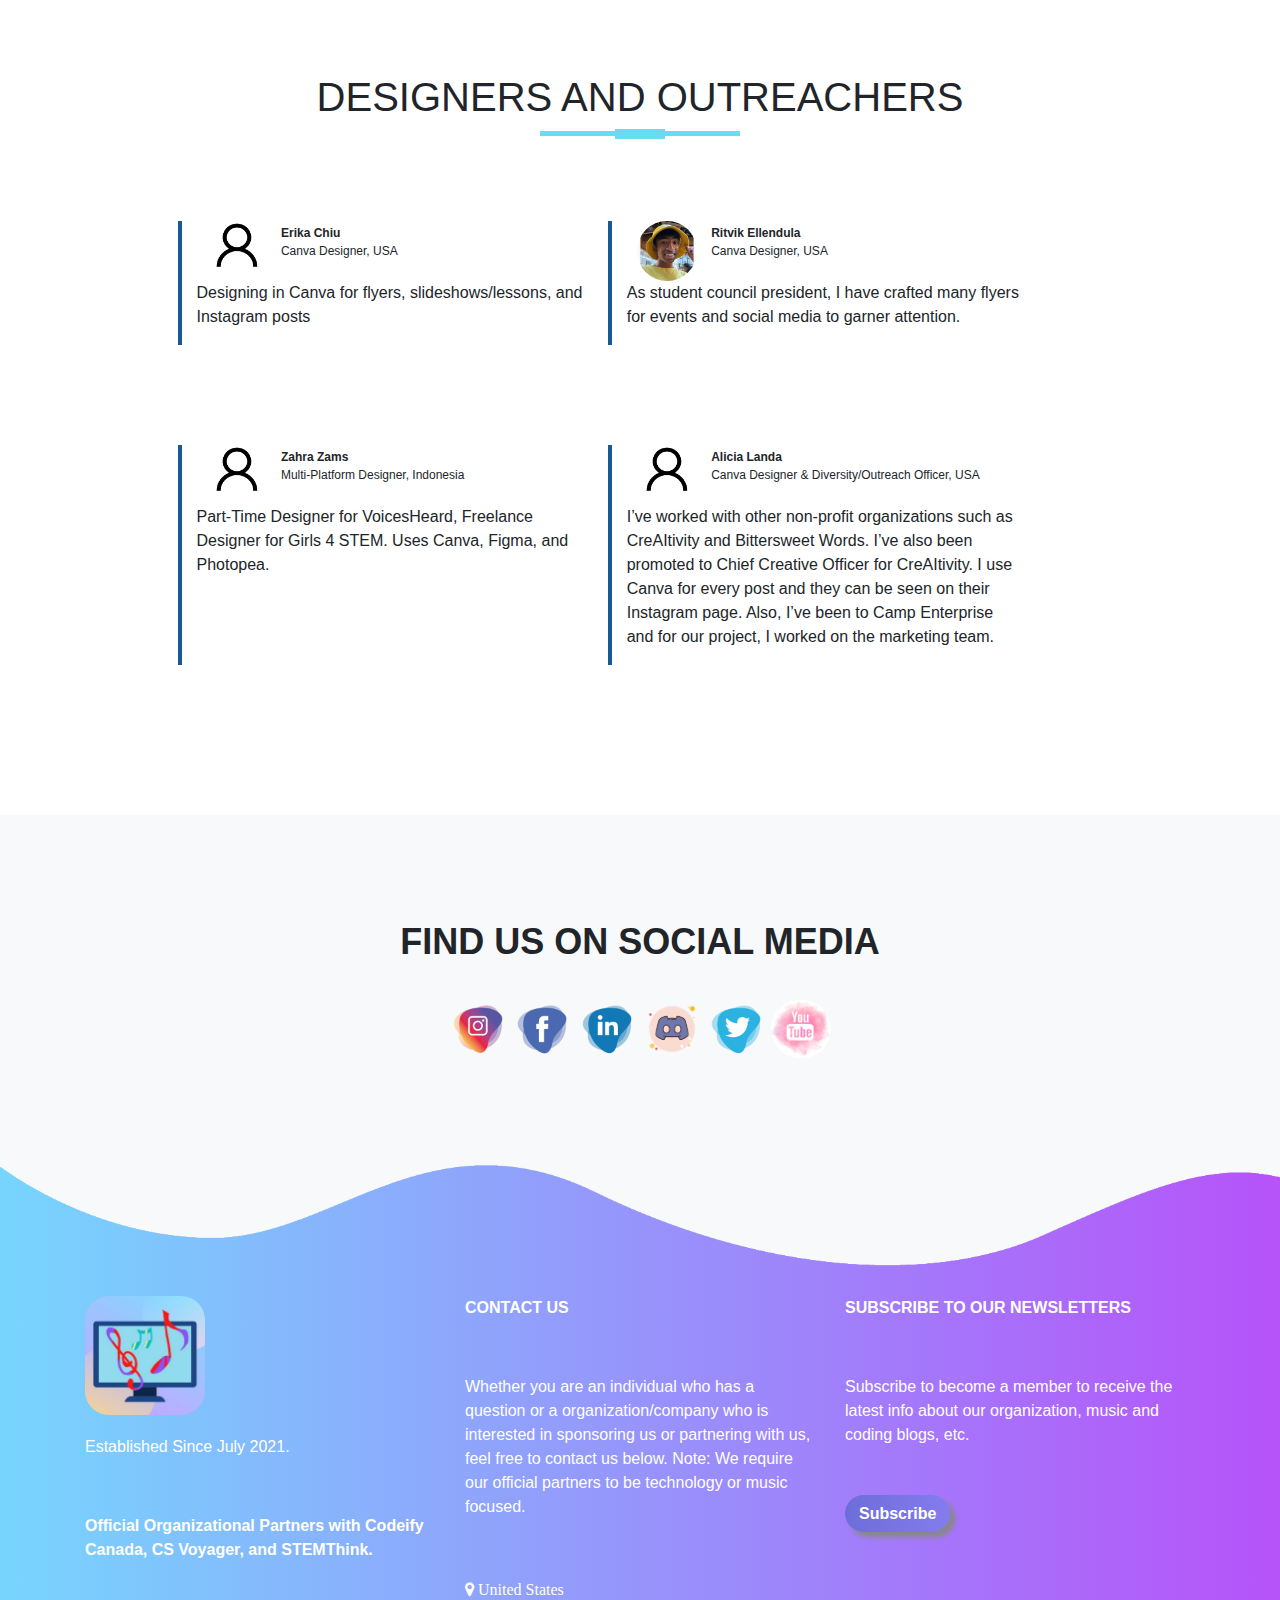
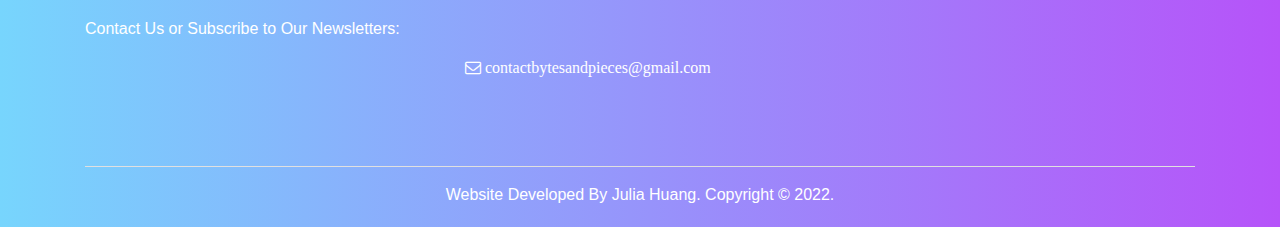
<file: about.html>
<!DOCTYPE html>
<html>

<head>
  <title>About Us</title>
  <link rel="icon" href="logo.jpg">
  <link rel="stylesheet" href="style.css">
  <link rel="stylesheet" href="https://cdn.jsdelivr.net/npm/bootstrap@4.2.1/dist/css/bootstrap.min.css">
  <!-- CSS only -->
  <link href="https://cdn.jsdelivr.net/npm/bootstrap@5.2.0-beta1/dist/css/bootstrap.min.css" rel="stylesheet"
    integrity="sha384-0evHe/X+R7YkIZDRvuzKMRqM+OrBnVFBL6DOitfPri4tjfHxaWutUpFmBp4vmVor" crossorigin="anonymous">
  <!-- JavaScript Bundle with Popper -->
  <script src="https://cdn.jsdelivr.net/npm/bootstrap@5.2.0-beta1/dist/js/bootstrap.bundle.min.js"
    integrity="sha384-pprn3073KE6tl6bjs2QrFaJGz5/SUsLqktiwsUTF55Jfv3qYSDhgCecCxMW52nD2"
    crossorigin="anonymous"></script>

  <script src="https://code.jquery.com/jquery-3.3.1.slim.min.js"></script>
  <script src="https://stackpath.bootstrapcdn.com/bootstrap/4.2.1/js/bootstrap.min.js"></script>
  <link rel="stylesheet" href="https://stackpath.bootstrapcdn.com/font-awesome/4.7.0/css/font-awesome.min.css">
  <link rel="stylesheet" href="https://stackpath.bootstrapcdn.com/bootstrap/4.2.1/css/bootstrap.min.css">
</head>

<body>
  <section id="nav-bar">

    <nav class="navbar navbar-expand-lg navbar-light ">
      <a class="navbar-brand" href="https://bytesandpieces.techno-jules.repl.co/"><img src="logo.jpg">&nbsp; Bytes & Pieces</a>
      <button class="navbar-toggler" type="button" data-toggle="collapse" data-target="#navbarNav"
        aria-controls="navbarNav" aria-expanded="false" aria-label="Toggle navigation">
        <i class="fa fa-bars"></i>
      </button>
      <div class="collapse navbar-collapse" id="navbarNav">
        <ul class="navbar-nav ml-auto">
         <li class="nav-item active">
            <a class="nav-link" href="https://bytesandpieces.techno-jules.repl.co/">HOME</a>
          </li>
          <li class="nav-item">
            <a class="nav-link" href="services.html">SERVICES & EVENTS</a>
          </li>
          <li class="nav-item">
            <a class="nav-link" href="resources.html">RESOURCES & BLOGS</a>
          </li>
          <li class="nav-item">
            <a class="nav-link" href="about.html">ABOUT</a>
          </li>
          <li class="nav-item">
            <a class="nav-link" href="involved.html">GET INVOLVED</a>
          </li>
          <li class="nav-item">
            <a class="nav-link" href="/index.html#testimonials">TESTIMONIALS</a>
          </li>
           <li class="nav-item">
            <a class="nav-link" href="faq.html">FAQS</a>
          </li>
          <li class="nav-item">
            <a class="nav-link" href="#footer">CONTACT US</a>
          </li>


        </ul>
      </div>
    </nav>
  </section>
  <!---banner-->
  <section id="banner">
    <div class="container">
      <div class="row">
        <div class="col-md-6">

          <p class="promo-title">ABOUT US</p>
          <p><b>Helping students develop their passions, byte by byte, piece by piece.</b></p>
          <p>Bytes & Pieces is a student-run organization based in the USA who strives to  develop students' passions in coding and music and inspire students to pursue careers in computing and/or music. 
</p>
          <p>For beginners and intermediates in music and coding.</p>
          <a href="https://youtu.be/fX0QqTGvGRI" target="_blank" ><img src="play.png" class="play-btn"><b>Watch Our Introduction Video</b></a>
        </div>
        <div class="col-md-6 text-center">
          <img src="bannerbandp.png" class="img-fluid">
        </div>
      </div>
    </div>
    <img src="wave1.png" class="bottom-img">
  </section>
  <!--services-->
  <section id="services">
  <div class="container text-center">
    <h1 class="title">OUR STORY</h1>
<div class="row text-center">
<div class="col-md-4 services">
<img src = "designer.png" class="service-img">
  <h4>OUR INSPIRATION</h4>
  <p>I have passions in both areas, music and computer science, ever since I was introduced to a tiny keyboard my grandpa bought for my mom in the 80s and a computer class in 8th grade. Since then, I have never stopped playing the piano or coding on my computer. The amount of creating one can do in coding and music is astounding to me, and that’s the aspect that kept me intrigued.

But I realized there was more to coding and music than just learning and creating. 

I started Bytes and Pieces, a youth organization, to share the excitement I discovered from two of my favorite passions with others. As both of these fields are highly understudied in schools, I decided to host workshops, contests, etc to provide a deeper or extra curriculum that explores topics in coding and music. We also hope to help increase diversity and inclusion, as minorities are highly underrepresented in both fields, and bring our workshops to under-resourced areas and around the world.
    
I thought Bytes & Pieces might be a fitting name, as they reference both something to do with computer science and classical music. My piano teacher told me that in pop and jazz, they call it songs, but in classical music, they call it pieces. We hope you enjoy these topics as much as I do. <br><b>- Our Founder</b></p>
  
</div>
<div class="col-md-4 services">
<img src = "slides.png" class="service-img">
  <h4>OUR MISSION</h4>
  <p>At Bytes & Pieces, we strive to provide, free, accessible, and comprehensive curriculum, resources, workshops, and contests in the fields of music and computer science for middle school, high school, college students, and students who are in the workforce. As computer science and music are not part of the core curriculum of schools and both fields lack diversity and inclusion, these fields are barely explored in many schools and for many groups of people. We hope to provide unique content and experiences to students passionate in either one or both of these topics and hope that our program can encourage more participation, inclusivity, and diversity in the fields of computing and music. </p>
  
</div>
 
  <div class="col-md-4 services">
<img src = "event.png" class="service-img">
  <h4>OUR GOAL</h4>
  <p> As computer science and music are not part of the core curriculum of schools, these fields are barely explored in many schools. We hope to provide unique content, projects, contests, and experiences to students passionate in either one or both of these topics and hope that our program can encourage more inclusivity and diversity in the fields of computing and music. We hope to reach as many students as possible around the globe and create an impact.</p>
  
</div>



  
</div>
    <!--
<button type="button" class="btn btn-primary">All Services</button>-->
   
  </div>


    
  </section>
  
  
  <!----testimonials--->
  <section id="testimonials">
    <div class="container" >
      <h1 class="title text-center">
       OUR BOARD TEAM
        
      </h1>
      <h1 class="title2 text-center">
       EXECUTIVES
        
      </h1>
      <div class="col-md-5 testimonials">
          <img src="myprofile.jpg">
          <p class="user-details"><b>Julia Huang</b><br>Founder & President, USA</p>
          <p>Hi! My name is Julia and I am passionate about both technology and music. I have been playing the piano and coding for a while now, and I love being involved in music or tech-related activities wherever I go. I started Bytes & Pieces because I wanted to give other students the opportunity to explore their passions in music and/or coding. In my free time, I love to play around with the piano, computer, and jog mid-long distance.</p>
          
        </div>
       <h1 class="title3">
     Workshop Director Team
        
      </h1>
     
           <div class="row offset-1">
        <div class="col-md-5 testimonials">
          <img src="aadit.jpg">
          <p class="user-details"><b>Aadit Kamat</b><br>Substitute Managing Director + Workshop Director, Singapore</p>
          <p>Hey everyone, I'm Aadit, the Bytes & Pieces Workshop Director. I'm based in Singapore, currently working as a Software Engineer at Visa on a contract basis. In my spare time, I like to listen to podcasts (my favourite ones are No Stupid Questions by Angela Duckworth and Stephen Dubner as well as the Lex Fridman podcast), do yoga, go out for exercise whether it's a walk, jog, or swimming as well as blog. </p>
          
        </div>
<div class="col-md-5 testimonials">
          <img src="chloe.jpg">
          <p class="user-details"><b>Chloe Barron</b><br>Workshop Director, USA</p>
          <p>Hello! My name is Chloe, and I'm from Southern California. I am involved in several organizations that focus on education, social issues, global topics, STEM, and the arts. At these orgs, I work in marketing, graphic design, writing, and outreach. I joined Bytes & Pieces to assist students with finding their place and passions during their educational and artistic journeys. In my free time, I enjoy hiking, playing with my dogs, and watching movies.</p>
          
        </div>


        <div class="col-md-5 testimonials">
          <img src="angie.jpg">
          <p class="user-details"><b>Angie Jacobo</b><br>Workshop
          Director, USA</p>
          <p>Hi, I'm Angie! I love music, STEM, & exposing others to new interests. As part of my school's activist club, I'm in charge of creating IG & TikTok content to promote fundraisers & attract members. I'm also a student leader for my school's marching band, which sees that members are reminded of upcoming rehearsals & etc. Aside from music and STEM, I love reading and going outside.</p>
          
        </div>

       <div class="col-md-5 testimonials">
          <img src="rifana.jpg">
          <p class="user-details"><b>Rifana Saleem</b><br>Workshop
          Director, USA</p>
          <p>heyy, im rifana, the workshop +content director! i have created several social impact ai projects, and have been a part of intel's ai4youth program since ninth grade. i am school repersentative for aisc. i also do debates and have won and participated in a few deMUNS as well. i am deeply interseted in ai, coding, tech and music and writing. i am a self taught pianist and just published my first book too. in my free time i love to cycle, play badminton or read more books!</p>
          
        </div> 
<h1 class="title3">
     Content Director Team
        
      </h1>

        <div class="col-md-5 testimonials">
          <img src="jasmine.jpg">
          <p class="user-details"><b>Jasmine Liu</b><br>Content Director, USA</p>
          <p>Hi, I'm Jasmine! I am highly interested in STEM, especially in math. I'm also an ardent violinist and love classical music! At school, I am the concertmaster of the orchestra and a member of our school's Community Service Board, where elected students work together to initiate volunteering opportunities. I hope to display the leadership skills I have gained from these activities as an executive director of Bytes & Pieces. Additionally, I love playing golf, volunteering, eating, and learning about finance in my spare time!
</p>
          
        </div>

        <div class="col-md-5 testimonials">
          <img src="angie.jpg">
          <p class="user-details"><b>Angie Jacobo</b><br>Content
          Director, USA</p>
          <p>Hi, I'm Angie! I love music, STEM, & exposing others to new interests. As part of my school's activist club, I'm in charge of creating IG & TikTok content to promote fundraisers & attract members. I'm also a student leader for my school's marching band, which sees that members are reminded of upcoming rehearsals & etc. Aside from music and STEM, I love reading and going outside.</p>
        </div>
              <div class="col-md-5 testimonials">
          <img src="rifana.jpg">
          <p class="user-details"><b>	
Rifana Saleem</b><br>Content
          Director, USA</p>
          <p>heyy, im rifana, the workshop +content director! i have created several social impact ai projects, and have been a part of intel's ai4youth program since ninth grade. i am school repersentative for aisc. i also do debates and have won and participated in a few deMUNS as well. i am deeply interseted in ai, coding, tech and music and writing. i am a self taught pianist and just published my first book too. in my free time i love to cycle, play badminton or read more books!</p>
        </div>
              <div class="col-md-5 testimonials">
          <img src="sophia.jpg">
          <p class="user-details"><b>Sophia Zheng</b><br>Content
          Director, USA</p>
          <p>Hi, I'm Sophia! I am interested in seeing how technology can help medicine and healthcare.                 
I am the President of my school's CPR Club. I also have participated in Girls Who Code                 
and Kode With Klossy programs. My other hobbies are reading, writing, and listening to music.                
I own fish and parrots in my house. I have joined Bytes and Pieces in order to spread the                 
love of coding to students!                </p>
        </div>
              
              <div class="col-md-5 testimonials">
          <img src="josh.jpg">
          <p class="user-details"><b>	
Joshveer Grewal
</b><br>Content
          Director, USA</p>
          <p>Hello, I'm Josh! I am a rising sophmore who has been in STEM for years and love teaching others about it. Bytes and Pieces perfectly fits my goal of spreading that knowledge and helping the future generation with the possibilites math and science brings. I have been doing science olympiad for 4 years now and competed up to national levels. I also run xc and track, along with clubs such as ConnectMe, GIDAS, SIRI, etc. The experience that I have gained from being in both academic and athletic teams will hopefully serve me well as an executive director for Bytes and Pieces!</p>
        </div>

             <h1 class="title3">
     Marketing Director Team
        
      </h1>
              <div class="col-md-5 testimonials">
              <img src="chloe.jpg">
          <p class="user-details"><b>Chloe Barron</b><br>Marketing Director, USA</p>
          <p>Hello! My name is Chloe, and I'm from Southern California. I am involved in several organizations that focus on education, social issues, global topics, STEM, and the arts. At these orgs, I work in marketing, graphic design, writing, and outreach. I joined Bytes & Pieces to assist students with finding their place and passions during their educational and artistic journeys. In my free time, I enjoy hiking, playing with my dogs, and watching movies.</p>
        </div>
               <div class="col-md-5 testimonials">
                <img src="rayna.jpg">
          <p class="user-details"><b>Rayna DeJesus</b><br>
Marketing Director, USA</p> 
          <p>Hi, I'm Rayna! I am interested in topics such as coding, machine learning and teaching others. I have been the social chair of my school's Mu Alpha Theta and secretary of my Girls Who Code. From those experiences, I learned how to communicate efficently with others, promote events and educate others (through tutoring or a coding camp). My other hobbies are dancing, baking and watching TV shows.

</p>
          
        </div>
       <div class="col-md-5 testimonials">
                <img src="emma.jpg">
          <p class="user-details"><b>Emma Furlong</b><br>
Marketing Director, USA</p> 
          <p>Hi, I’m Emma! I am very interested in STEM and am a part of multiple organizations regarding it. At school, I am a part of NAHS, NHS, Key Club, Spanish Club, and Servant Leadership. I have joined Bytes & Pieces to help bridge the gap between art and STEM. In my free time, I enjoy reading, baking, playing sports, and volunteering.

</p>
          
        </div>
                 <div class="col-md-5 testimonials">
                <img src="katriana.jpg">
          <p class="user-details"><b>Katriana Trinh</b><br>
Marketing Director, USA</p> 
          <p>Hello, I'm Katriana! I do a lot of STEM-related activities, with an interest in how technology optimizes various aspects of our lives. I've been a Co-Captain of my robotics team for 3 years now, where I manage funds, outreach, social media content, and robot fabrication. My role gave me experience in creating/producing content, as well as communicating daunting topics in easy ways. In my spare time, I also like to explore the fine arts, including playing viola, drawing, and collaging. 

</p>
          
        </div>
                 <div class="col-md-5 testimonials">
                <img src="jasmine.jpg">
          <p class="user-details"><b>Jasmine Liu</b><br>
Marketing Director, USA</p> 
          <p>Hi, I'm Jasmine! I am highly interested in STEM, especially in math. I'm also an ardent violinist and love classical music! At school, I am the concertmaster of the orchestra and a member of our school's Community Service Board, where elected students work together to initiate volunteering opportunities. I hope to display the leadership skills I have gained from these activities as an executive director of Bytes & Pieces. Additionally, I love playing golf, volunteering, eating, and learning about finance in my spare time!

</p>
          
        </div>
                 <div class="col-md-5 testimonials">
                <img src="kavya.jpg">
          <p class="user-details"><b>Kavyashree (Kavya) Ragothaman</b><br>
Marketing Director, USA</p> 
          <p>Hi, I'm Kavya and I am a rising junior. I love anything realted to writing, technology and photography. I am currently a co president of a South Asian culture club at my school. I love volunteering and particpating in the community. In my free time, I enjoy baking, playing the piano and spending time at the library. I will be joining this team as a Marketing/Comm Director. I have taken a marketing course at my school and I work as an ambassador for several organisations which has taught me how to communicate, promote and persuade which will help me thrive in this role. 

</p>
          
        </div>
               
              
                <div class="col-md-5 testimonials">
                <img src="lighittha.jpg">
          <p class="user-details"><b>Lighittha.P.R </b><br>
Marketing Director, India</p> 
          <p>Hi all! Lighittha.P.R here. I am passionate about giving back to the society from where we all take so much from. I just hope to make a significant contribution to this society, so that it is a even better place for all of us to share our resources and live peacefully with one another and rejoice. I enjoy art,music,dance and reading books, basically, I enjoy literature in any form. I am part of various other organisations too and have played almost all roles . Everything is a form of art, so why not integrate STEM ?(which is itself the mission here.)

</p>
          
        </div> 
                         <div class="col-md-5 testimonials">
                <img src="angus.jpg">
          <p class="user-details"><b>Angus Feng</b><br>
Marketing Director, Canada</p> 
          <p>YOOOO WHAT'S GOOD BYTES AND PIECES! I'm Angus and I'll be the Communications/Marketing Director. I've been involved in sports and leadership positions throughout highschool. Working as a tennis and badminton instructor, IT/Production Director, Chemistry Club General Executive, Computer Science Club Executive, DECA Marketing Cluster Executive, Target Alpha Chapter Executive, Human Resources Director, Female Empowerment Events Chair, and Events Coordinator. When your boi has free time, you can find him at the tennis court with his friends.
</p>
          
        </div> 
             <div class="col-md-5 testimonials">
                <img src="siya.jpg">
          <p class="user-details"><b>Siya Nehete</b><br>
Marketing Director, USA</p> 
          <p>Hi! My name is Siya Nehete and I am a Marketing + Communications Director. I am very interested in STEM, and have a strong interest in coding in particular. Bytes and Pieces fits my passion in coding perfectly. I take part in the rowing team at school as well as the Rotary, Software Engineering, Al, and HOSA clubs. In addition to STEM, I enjoy traveling, taking bike rides, volunteering, and watching tv shows.
</p>
          
        </div> 
  
             <h1 class="title3">
     Social Media Director Team
        
      </h1>
              <div class="col-md-5 testimonials">
              <img src="aaron.jpg">
          <p class="user-details"><b>Aaron Sebastian</b><br>Social Media Director, Indonesia</p>
          <p>Hello everyone! I'm Aaron and I'll be a part of the social media team. I love technology a looot especially anything related to computer, gadget, and internet. I guess that's enough to explain why am I here right now. I'm so excited to work with you all guys!!</p>
        </div>
               <div class="col-md-5 testimonials">
                <img src="katriana.jpg">
          <p class="user-details"><b>Katriana Trinh</b><br>
Social Media Director, USA</p> 
          <p>Hello, I'm Katriana! I do a lot of STEM-related activities, with an interest in how technology optimizes various aspects of our lives. I've been a Co-Captain of my robotics team for 3 years now, where I manage funds, outreach, social media content, and robot fabrication. My role gave me experience in creating/producing content, as well as communicating daunting topics in easy ways. In my spare time, I also like to explore the fine arts, including playing viola, drawing, and collaging. 

</p>
          
        </div>
       <div class="col-md-5 testimonials">
                <img src="rayna.jpg">
          <p class="user-details"><b>Rayna DeJesus</b><br>
Social Media Director, USA</p> 
          <p>Hi, I'm Rayna! I am interested in topics such as coding, machine learning and teaching others. I have been the social chair of my school's Mu Alpha Theta and secretary of my Girls Who Code. From those experiences, I learned how to communicate efficently with others, promote events and educate others (through tutoring or a coding camp). My otherhobbies are dancing, baking and watching TV shows.

</p>
          
        </div>
                 <div class="col-md-5 testimonials">
                <img src="putri.jpg">
          <p class="user-details"><b>Putri Sitompul</b><br>
Social Media Director, Indonesia</p> 
          <p>Hello everyone!! i'm Putri i'll be the part of social media director team. I love eating and traveling soo much!! The reason why i joined this organization is because i love music!! Looking forward to working with you guys<33

</p>
          
        </div>
                 <div class="col-md-5 testimonials">
                <img src="ritvik.jpg">
          <p class="user-details"><b>Ritvik Ellendula</b><br>
Social Media Director, USA</p> 
          <p>My name is Ritvik Ellendula. I'm a rising sophomore, who is extremely passionate about helping out the community and supporting the growth of others. Bytes & Pieces matches this goal extraordinarily well, making it an amazing fit for my interests. In school, I am apart of clubs, such as DECA, HOSA, MUN, Rotary, Connect Me Tutoring, etc. Serving as the marketing/communications director, I am super excited to hone my skills and learn more.  

</p>
          
        </div>
                 <div class="col-md-5 testimonials">
                <img src="sophia.jpg">
          <p class="user-details"><b>Sophia Zheng</b><br>
Social Media Director, USA</p> 
          <p>Hi, I'm Sophia! I am interested in seeing how technology can help medicine and healthcare.                 
I am the President of my school's CPR Club. I also have participated in Girls Who Code                 
and Kode With Klossy programs. My other hobbies are reading, writing, and listening to music.                
I own fish and parrots in my house. I have joined Bytes and Pieces in order to spread the                 
love of coding to students!                

</p>
          
        </div>
               <div class="col-md-5 testimonials">
                <img src="josh.jpg">
          <p class="user-details"><b>	
Joshveer (Josh) Grewal</b><br>
Social Media Director, USA</p> 
          <p>Hello, I'm Josh! I am a rising sophmore who has been in STEM for years and love teaching others about it. Bytes and Pieces perfectly fits my goal of spreading that knowledge and helping the future generation with the possibilites math and science brings. I have been doing science olympiad for 4 years now and competed up to national levels. I also run xc and track, along with clubs such as ConnectMe, GIDAS, SIRI, etc. The experience that I have gained from being in both academic and athletic teams will hopefully serve me well as an executive director for Bytes and Pieces!

</p>
          
        </div>
                 
                
           </div>
      
      
    </div>
    
  </section>
  <section id="testimonials">
    <div class="container" >
     
      <h1 class="title2 text-center">
       MENTORS & CURRICULUM DEVELOPERS
        
      </h1>
     
           <div class="row offset-1">
         <div class="col-md-5 testimonials">
                <img src="myprofile.jpg">
          <p class="user-details"><b>Julia Huang</b><br>
high school coder and pianist, USA</p> 
          <p>3+ years experience in coding (such as HTML, CSS, Java, etc),3+ years in music composition, and 11+ years experience in classical piano + music theory

</p>
          
        </div>
 <div class="col-md-5 testimonials">
                <img src="person.png">
          <p class="user-details"><b>Helen Wang</b><br>
high school violinist, USA</p> 
          <p>Experience with classical violin, music reading, and AP Music Theory

</p>
          
        </div>
            <div class="col-md-5 testimonials">
                <img src="person.png">
          <p class="user-details"><b>Archimedes (Arky) Li</b><br>
high school violinist and coder, USA</p> 
          <p>Experienced with web development languages such as node.js, and machine learning techniques in python, and violin and music composition

</p>
          
        </div> 
        <div class="col-md-5 testimonials">
                <img src="person.png">
          <p class="user-details"><b>Ryan Yang</b><br>
college CS major graduate + web dev intern, USA</p> 
          <p>Experience with web development languages such as HTML, CSS, JavaScript, and React. Mentored and judged hackathons.

</p>
          
        </div>

             <div class="col-md-5 testimonials">
                <img src="person.png">
          <p class="user-details"><b>Grace Ngo</b><br>
college CS major student + violinist, USA</p> 
          <p>Experience with web development languages such as HTML, CSS, JavaScript, and violin/music theory. Mentored hackathons.

</p>
          
        </div>
            
             <div class="col-md-5 testimonials">
                <img src="person.png">
          <p class="user-details"><b>Oyin Dawodu</b><br>
web dev software developer, Nigeria</p> 
          <p>Experience with web development languages such as HTML, CSS, JavaScript, and React JS. Mentored and judged hackathons.

</p>
          
        </div> 
            
             <div class="col-md-5 testimonials">
                <img src="person.png">
          <p class="user-details"><b>Aaron Marsh</b><br>
incoming college CS major student, USA</p> 
          <p>Experience with web development languages such as HTML, CSS, JavaScript, etc.

</p>
          
        </div> 
             <div class="col-md-5 testimonials">
                <img src="person.png">
          <p class="user-details"><b>Maggie Jenkins</b><br>
high school musician, USA</p> 
          <p>Played trumpet for 4 years, played trombone for 2 years, played piano for 2 years, been in band classes for 7 years, I am in all advanced band classes in school.

</p>
          
        </div> 
           MORE NOT LISTED YET.
             MORE COMING SOON
      </div>
      
      
    </div>
    
  </section>
  <section id="testimonials">
    <div class="container" >
     
      <h1 class="title2 text-center">
     DESIGNERS AND OUTREACHERS
        
      </h1>
     
           <div class="row offset-1">
          <div class="col-md-5 testimonials">
                <img src="person.png">
          <p class="user-details"><b>
Erika Chiu</b><br>
Canva Designer, USA</p> 
          <p>Designing in Canva
for flyers, slideshows/lessons, and Instagram posts

</p>
          
        </div>
       <div class="col-md-5 testimonials">
                <img src="ritvik.jpg">
          <p class="user-details"><b>Ritvik Ellendula</b><br>
Canva Designer, USA</p> 
          <p>As student council president, I have crafted many flyers for events and social media to garner attention. 

</p>
          
        </div>
                 <div class="col-md-5 testimonials">
                <img src="person.png">
          <p class="user-details"><b>Zahra Zams</b><br>
Multi-Platform Designer, Indonesia</p> 
          <p>Part-Time Designer for VoicesHeard, Freelance Designer for Girls 4 STEM. Uses Canva, Figma, and Photopea. 

</p>
          
        </div>
                 <div class="col-md-5 testimonials">
                <img src="person.png">
          <p class="user-details"><b>Alicia Landa</b><br>
Canva Designer & Diversity/Outreach Officer, USA</p> 
          <p>I’ve worked with other non-profit organizations such as CreAItivity and Bittersweet Words. I’ve also been promoted to Chief Creative Officer for CreAItivity. I use Canva for every post and they can be seen on their Instagram page. Also, I’ve been to Camp Enterprise and for our project, I worked on the marketing team. 

</p>
          
        </div>
      </div>
      
      
    </div>
    
  </section>
  <!---social media-->
  <section id="social-media">
<div class="container text-center">
<p> FIND US ON SOCIAL MEDIA</p>
<div class="social-icons">
  <a href="https://www.instagram.com/thebytesandpieces/" target="_blank" ><img src ="instagram-icon.png"></a>
   <a href="https://www.facebook.com/thebytesandpieces" target="_blank"><img src ="facebook-icon.png"></a>
   <a href="https://www.linkedin.com/company/78408196/admin/" target="_blank"><img src ="linkedin-icon.png"></a>
  <a href="https://discord.com/invite/JjkrTrvj9s" target="_blank" ><img src ="discord-icon.png"></a>
   <a href="https://twitter.com/thebytesnpieces" target="_blank"><img src ="twitter-icon.png"></a>
   <a href="https://www.youtube.com/channel/UCF3AcQXHHeNqGg8rRcAnWaw/featured" target="_blank"><img src ="youtube-icon.png"></a>
</div>
  
</div>

    
  </section>
  <section id="footer">

    <img src="wave2.png" class="footer-img">
    <div class="container">
     <div class="row">
      <div class="col-md-4 footer-box">

        <img src ="logo.jpg">
        
<p>Established Since July 2021.</p>
        <p><b>Official Organizational
        Partners with Codeify Canada, CS Voyager, and STEMThink.</b></p>
<p>Contact Us or Subscribe to Our Newsletters:</p>
      </div>

         <div class="col-md-4 footer-box">

           <p><b>CONTACT US</b></p>
           <p>Whether you are an individual who has a question or a organization/company who is interested in sponsoring us or partnering with us, feel free to contact us below. Note: We require our official partners to be technology or music focused.


</p>
            <p <i class="fa fa-map-marker"> </i>United States</p>
           <p <i class="fa fa-envelope-o"> </i> contactbytesandpieces@gmail.com</p>

         </div>

   <div class="col-md-4 footer-box">

           <p><b>SUBSCRIBE TO OUR NEWSLETTERS</b></p>
     <p>Subscribe to become a member to receive the latest info about our organization, music and coding blogs, etc.</p>
           
<a href="https://docs.google.com/forms/d/e/1FAIpQLSfaGbmkBe_lTOKc-ebiDYWFuezUUVXrLO514PP0YZfo731FJQ/viewform?usp=sf_link" target="_blank" ><b>Subscribe</b></a>
         </div>
     </div>
      <hr>
      <p class="copyright">Website Developed By Julia Huang. Copyright © 2022.</p>
    </div>
  </section>
  <!---smooth scroll-->
  
</body>

</html>
</file>
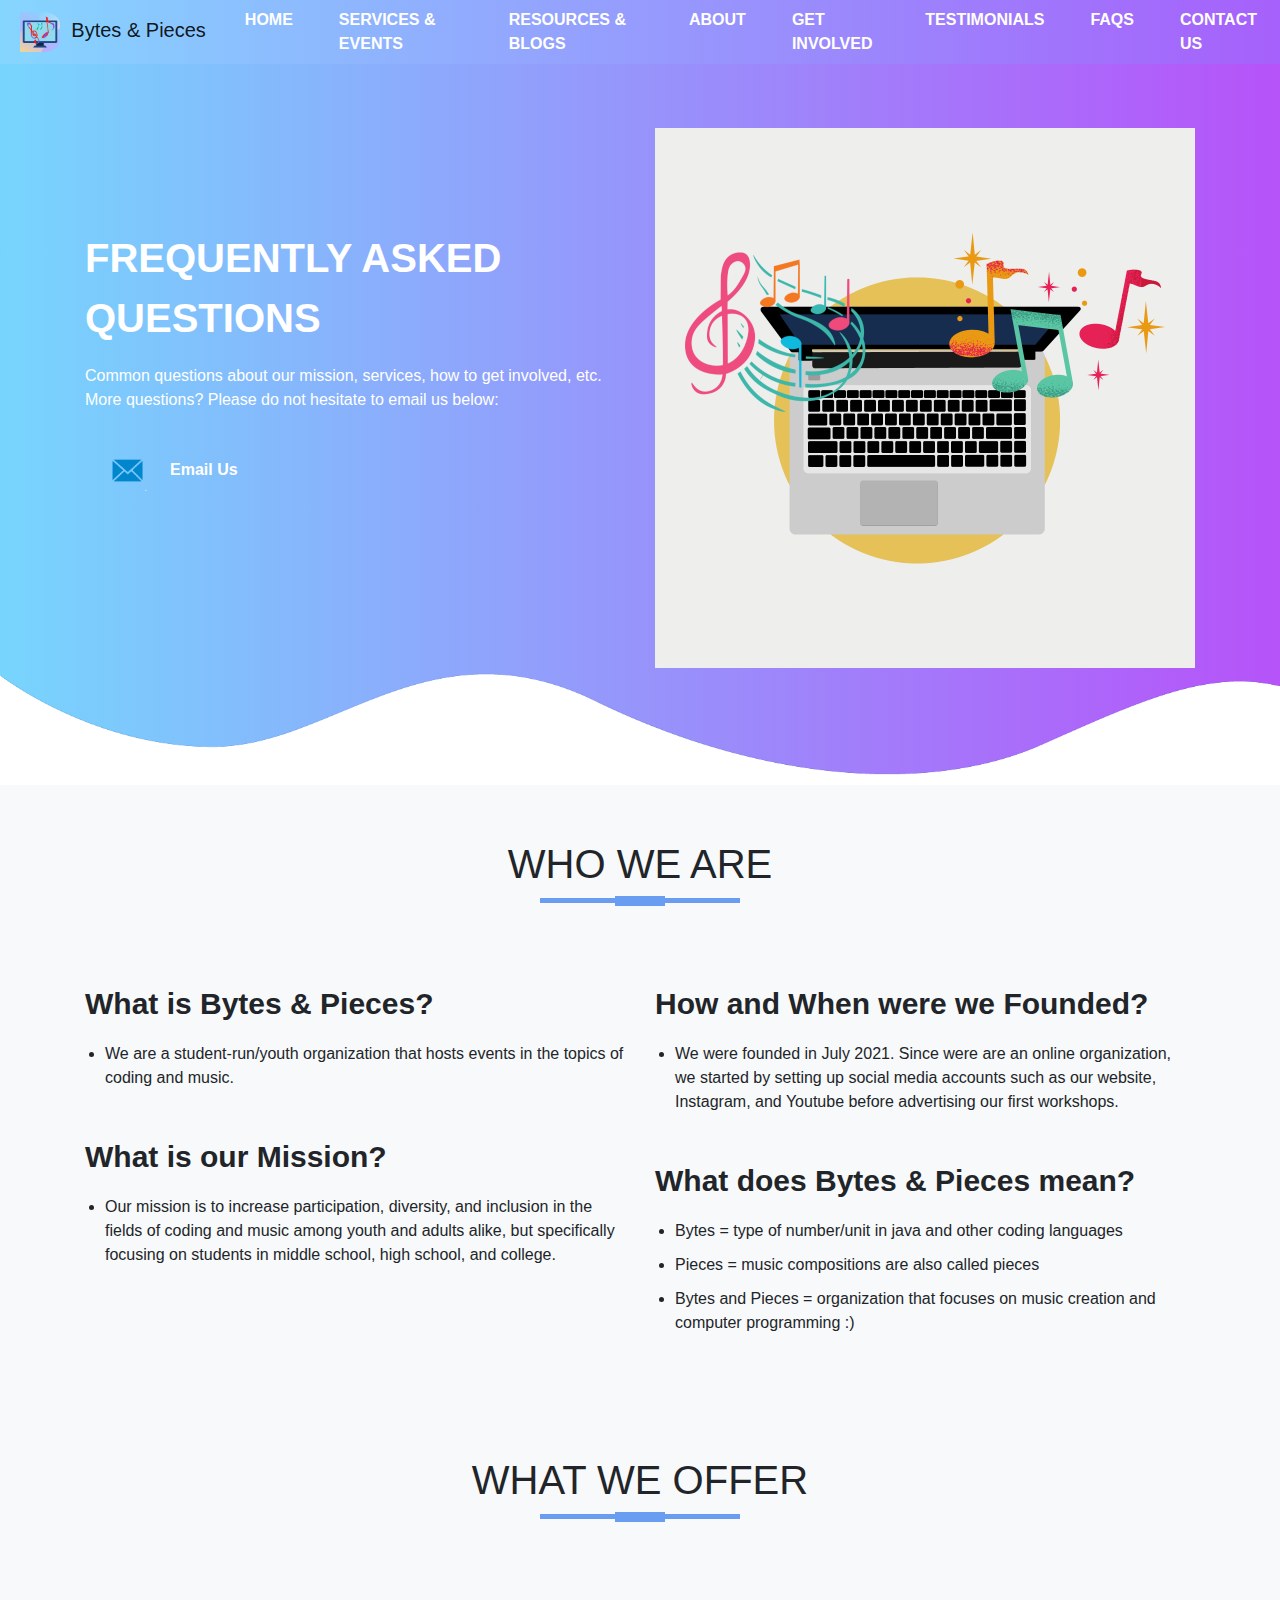
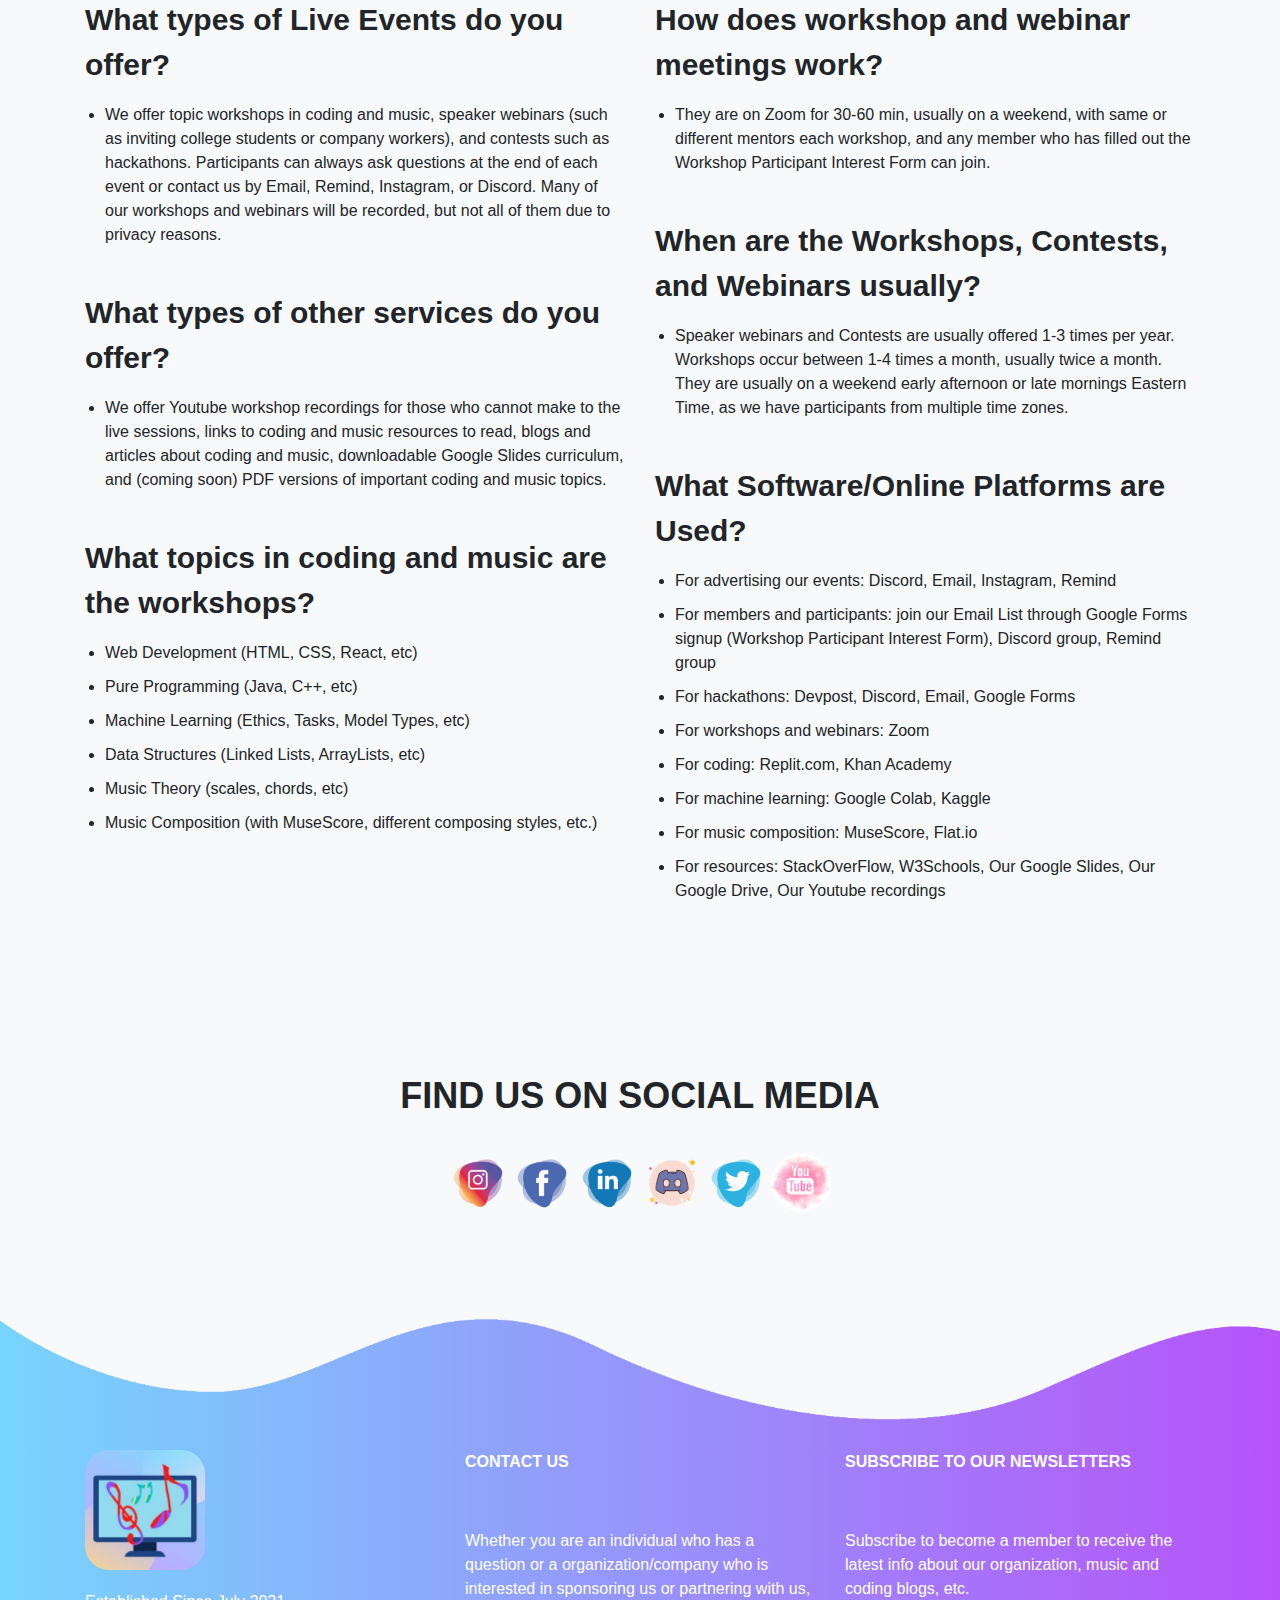
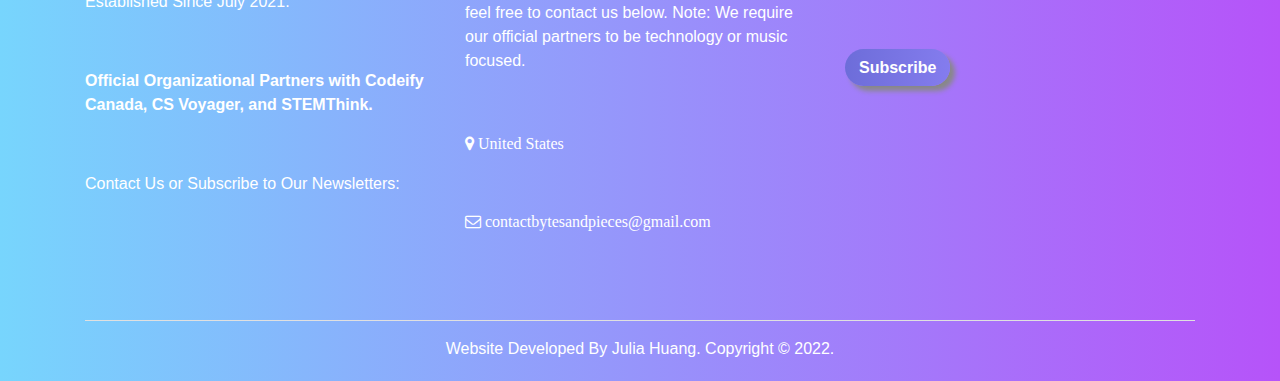
<file: faq.html>
<!DOCTYPE html>
<html>

<head>
  <title>FAQS</title>
  <link rel="icon" href="logo.jpg">
  <link rel="stylesheet" href="style.css">
  <link rel="stylesheet" href="https://cdn.jsdelivr.net/npm/bootstrap@4.2.1/dist/css/bootstrap.min.css">
  <!-- CSS only -->
  <link href="https://cdn.jsdelivr.net/npm/bootstrap@5.2.0-beta1/dist/css/bootstrap.min.css" rel="stylesheet"
    integrity="sha384-0evHe/X+R7YkIZDRvuzKMRqM+OrBnVFBL6DOitfPri4tjfHxaWutUpFmBp4vmVor" crossorigin="anonymous">
  <!-- JavaScript Bundle with Popper -->
  <script src="https://cdn.jsdelivr.net/npm/bootstrap@5.2.0-beta1/dist/js/bootstrap.bundle.min.js"
    integrity="sha384-pprn3073KE6tl6bjs2QrFaJGz5/SUsLqktiwsUTF55Jfv3qYSDhgCecCxMW52nD2"
    crossorigin="anonymous"></script>

  <script src="https://code.jquery.com/jquery-3.3.1.slim.min.js"></script>
  <script src="https://stackpath.bootstrapcdn.com/bootstrap/4.2.1/js/bootstrap.min.js"></script>
  <link rel="stylesheet" href="https://stackpath.bootstrapcdn.com/font-awesome/4.7.0/css/font-awesome.min.css">
  <link rel="stylesheet" href="https://stackpath.bootstrapcdn.com/bootstrap/4.2.1/css/bootstrap.min.css">
</head>

<body>
  <section id="nav-bar">

    <nav class="navbar navbar-expand-lg navbar-light ">
      <a class="navbar-brand" href="https://bytesandpieces.techno-jules.repl.co/"><img src="logo.jpg">&nbsp; Bytes & Pieces</a>
      <button class="navbar-toggler" type="button" data-toggle="collapse" data-target="#navbarNav"
        aria-controls="navbarNav" aria-expanded="false" aria-label="Toggle navigation">
        <i class="fa fa-bars"></i>
      </button>
      <div class="collapse navbar-collapse" id="navbarNav">
        <ul class="navbar-nav ml-auto">
         <li class="nav-item active">
            <a class="nav-link" href="https://bytesandpieces.techno-jules.repl.co/">HOME</a>
          </li>
          <li class="nav-item">
            <a class="nav-link" href="services.html">SERVICES & EVENTS</a>
          </li>
          <li class="nav-item">
            <a class="nav-link" href="resources.html">RESOURCES & BLOGS</a>
          </li>
          <li class="nav-item">
            <a class="nav-link" href="about.html">ABOUT</a>
          </li>
          <li class="nav-item">
            <a class="nav-link" href="involved.html">GET INVOLVED</a>
          </li>
          <li class="nav-item">
            <a class="nav-link" href="/index.html#testimonials">TESTIMONIALS</a>
          </li>
           <li class="nav-item">
            <a class="nav-link" href="faq.html">FAQS</a>
          </li>
          <li class="nav-item">
            <a class="nav-link" href="#footer">CONTACT US</a>
          </li>


        </ul>
      </div>
    </nav>
  </section>
  <!---banner-->
  <section id="banner">
    <div class="container">
      <div class="row">
        <div class="col-md-6">

          <p class="promo-title">FREQUENTLY ASKED QUESTIONS</p>
          <p>Common questions about our mission, services, how to get involved, etc. More questions? Please do not hesitate to email us below: </p>
          
          <a href="mailto:contactbytesandpieces@gmail.com" target="_blank" ><img src="email.png" class="play-btn"><b>Email Us</b></a>
        </div>
        <div class="col-md-6 text-center">
          <img src="bannerbandp.png" class="img-fluid">
        </div>
      </div>
    </div>
    <img src="wave1.png" class="bottom-img">
  </section>

  
  
  <!---about us--->
  <section id="about-us">
     

             
     
      <div class="container">
          
        <h1 class="title text-center">WHO WE ARE</h1>
      
        <div class="row">
          
          <div class="col-md-6 about-us">
            <p class="about-title">What is Bytes & Pieces?</p>
              <ul>
                <li>We are a student-run/youth organization that hosts events in the topics of coding and music.
                </li></ul>
                <p class="about-title">What is our Mission?</p>
             <ul>
                <li>Our mission is to increase participation, diversity, and inclusion in the fields of coding and music among youth and adults alike, but specifically focusing on students in middle school, high school, and college.
                </li></ul>
            
                      

 









            
          </div>
          
           
          <div class="col-md-6 about-us">
            <p class="about-title">How and When were we Founded?</p>
              <ul>
                <li>We were founded in July 2021. Since were are an online organization, we started by setting up social media accounts such as our website, Instagram, and Youtube before advertising our first workshops.
</li>
              </ul>
               <p class="about-title">What does Bytes & Pieces mean?</p>
             <ul>
                <li> Bytes = type of number/unit in java and other coding languages </li>
                    <li>Pieces = music compositions are also called pieces </li>
                     <li>    Bytes and Pieces = organization that focuses on music creation and computer programming :)
                </li></ul>
          </div>
        </div>
      </div>


    
  </section>
  <!---about us--->
  <section id="about-us">
     

             
     
      <div class="container">
          
        <h1 class="title text-center">WHAT WE OFFER</h1>
      
        <div class="row">
          
          <div class="col-md-6 about-us">
            <p class="about-title">What types of Live Events do you offer?</p>
              <ul>
                <li>We offer topic workshops in coding and music, speaker webinars (such as inviting college students or company workers), and contests such as hackathons. Participants can always ask questions at the end of each event or contact us by Email, Remind, Instagram, or Discord.  Many of our workshops and webinars will be recorded, but not all of them due to privacy reasons.
                </li></ul>
                <p class="about-title">What types of other services do you offer?</p>
             <ul>
                <li>We offer Youtube workshop recordings for those who cannot make to the live sessions, links to coding and music resources to read, blogs and articles about coding and music, downloadable Google Slides curriculum, and (coming soon) PDF versions of important coding and music topics.
                </li></ul>
            <p class="about-title">What topics in coding and music are the workshops?</p>
             <ul>
                <li>Web Development (HTML, CSS, React, etc)
                </li>
               <li>Pure Programming (Java, C++, etc)
                </li>
                 <li>Machine Learning (Ethics, Tasks, Model Types, etc)
                </li>
                 <li>Data Structures (Linked Lists, ArrayLists, etc)
                </li>
               <li>Music Theory (scales, chords, etc)
                </li>
                 <li>Music Composition (with MuseScore, different composing styles, etc.)
                </li>
             
             </ul>
                      

 









            
          </div>
          
           
          <div class="col-md-6 about-us">
            <p class="about-title">How does workshop and webinar meetings work?
                     </p>
              <ul>
                <li>They are on Zoom for 30-60 min, usually on a weekend, with same or different mentors each workshop, and any member who has filled out the Workshop Participant Interest Form can join.


</li>
              </ul>
               <p class="about-title">When are the Workshops, Contests, and Webinars usually?
                     </p>
             <ul>
                <li>  Speaker webinars and Contests are usually offered 1-3 times per year. Workshops occur between 1-4 times a month, usually twice a month. They are usually on a weekend early afternoon or late mornings Eastern Time, as we have participants from multiple time zones. </li>
                            </ul>
             <p class="about-title">What Software/Online Platforms are Used?</p>
              <ul>
                  <li>For advertising our events:  Discord, Email, Instagram, Remind
                </li>
                  <li>For members and participants: join our Email List through Google Forms signup (Workshop Participant Interest Form), Discord group, Remind group
                </li>
                <li>For hackathons: Devpost, Discord, Email, Google Forms
                </li>
                  <li>For workshops and webinars: Zoom
                </li>
                 <li>For coding: Replit.com, Khan Academy
                </li>
                <li>For machine learning: Google Colab, Kaggle
                </li>
                <li>For music composition: MuseScore, Flat.io
                </li>
                 <li>For resources: StackOverFlow, W3Schools, Our Google Slides, Our Google Drive, Our Youtube recordings
                </li>
              
              
              
              </ul>
          </div>
        </div>
      </div>


    
  </section>
  <!---social media-->
  <section id="social-media">
<div class="container text-center">
<p> FIND US ON SOCIAL MEDIA</p>
<div class="social-icons">
  <a href="https://www.instagram.com/thebytesandpieces/" target="_blank" ><img src ="instagram-icon.png"></a>
   <a href="https://www.facebook.com/thebytesandpieces" target="_blank"><img src ="facebook-icon.png"></a>
   <a href="https://www.linkedin.com/company/78408196/admin/" target="_blank"><img src ="linkedin-icon.png"></a>
  <a href="https://discord.com/invite/JjkrTrvj9s" target="_blank" ><img src ="discord-icon.png"></a>
   <a href="https://twitter.com/thebytesnpieces" target="_blank"><img src ="twitter-icon.png"></a>
   <a href="https://www.youtube.com/channel/UCF3AcQXHHeNqGg8rRcAnWaw/featured" target="_blank"><img src ="youtube-icon.png"></a>
</div>
  
</div>

    
  </section>
  <section id="footer">

    <img src="wave2.png" class="footer-img">
    <div class="container">
     <div class="row">
      <div class="col-md-4 footer-box">

        <img src ="logo.jpg">
        
<p>Established Since July 2021.</p>
        <p><b>Official Organizational
        Partners with Codeify Canada, CS Voyager, and STEMThink.</b></p>
<p>Contact Us or Subscribe to Our Newsletters:</p>
      </div>

         <div class="col-md-4 footer-box">

           <p><b>CONTACT US</b></p>
           <p>Whether you are an individual who has a question or a organization/company who is interested in sponsoring us or partnering with us, feel free to contact us below. Note: We require our official partners to be technology or music focused.


</p>
            <p <i class="fa fa-map-marker"> </i>United States</p>
           <p <i class="fa fa-envelope-o"> </i> contactbytesandpieces@gmail.com</p>

         </div>

   <div class="col-md-4 footer-box">

           <p><b>SUBSCRIBE TO OUR NEWSLETTERS</b></p>
     <p>Subscribe to become a member to receive the latest info about our organization, music and coding blogs, etc.</p>
           
<a href="https://docs.google.com/forms/d/e/1FAIpQLSfaGbmkBe_lTOKc-ebiDYWFuezUUVXrLO514PP0YZfo731FJQ/viewform?usp=sf_link" target="_blank" ><b>Subscribe</b></a>
         </div>
     </div>
      <hr>
      <p class="copyright">Website Developed By Julia Huang. Copyright © 2022.</p>
    </div>
  </section>
  <!---smooth scroll-->
  
</body>

</html>
</file>
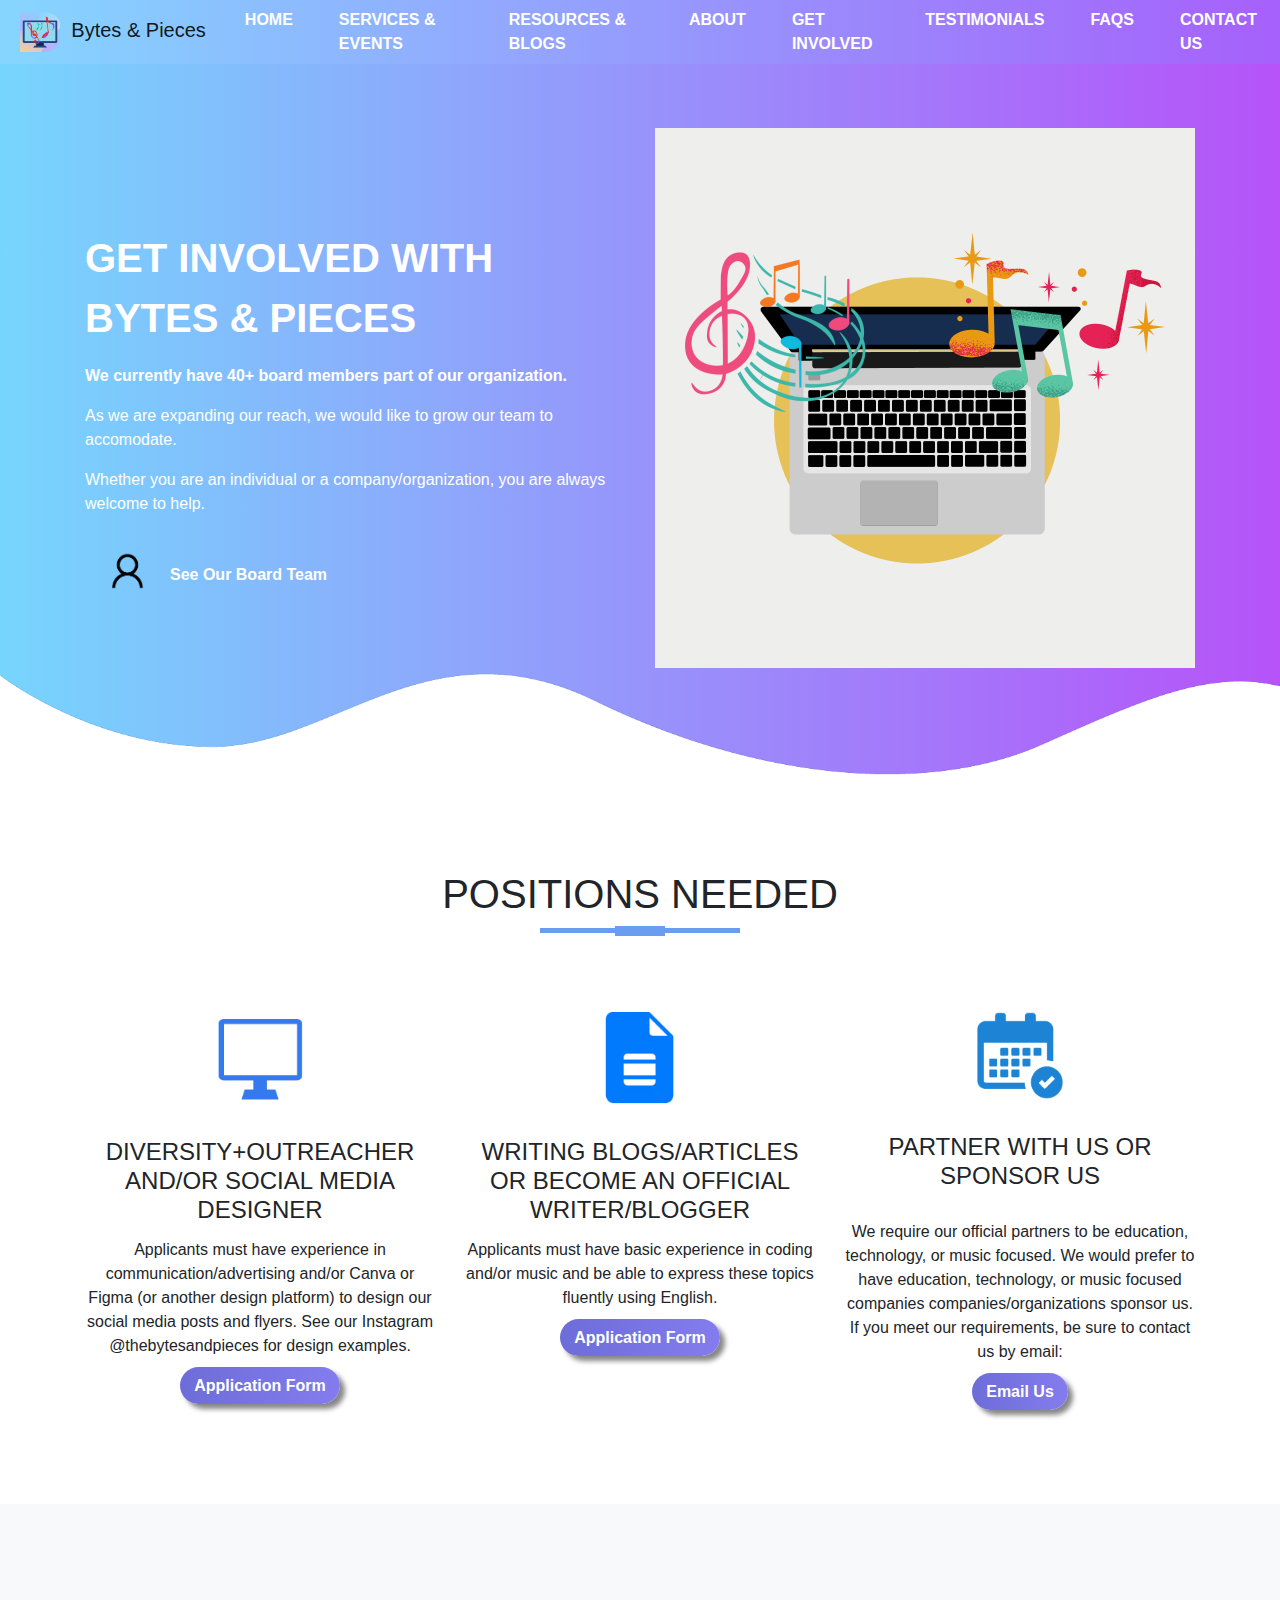
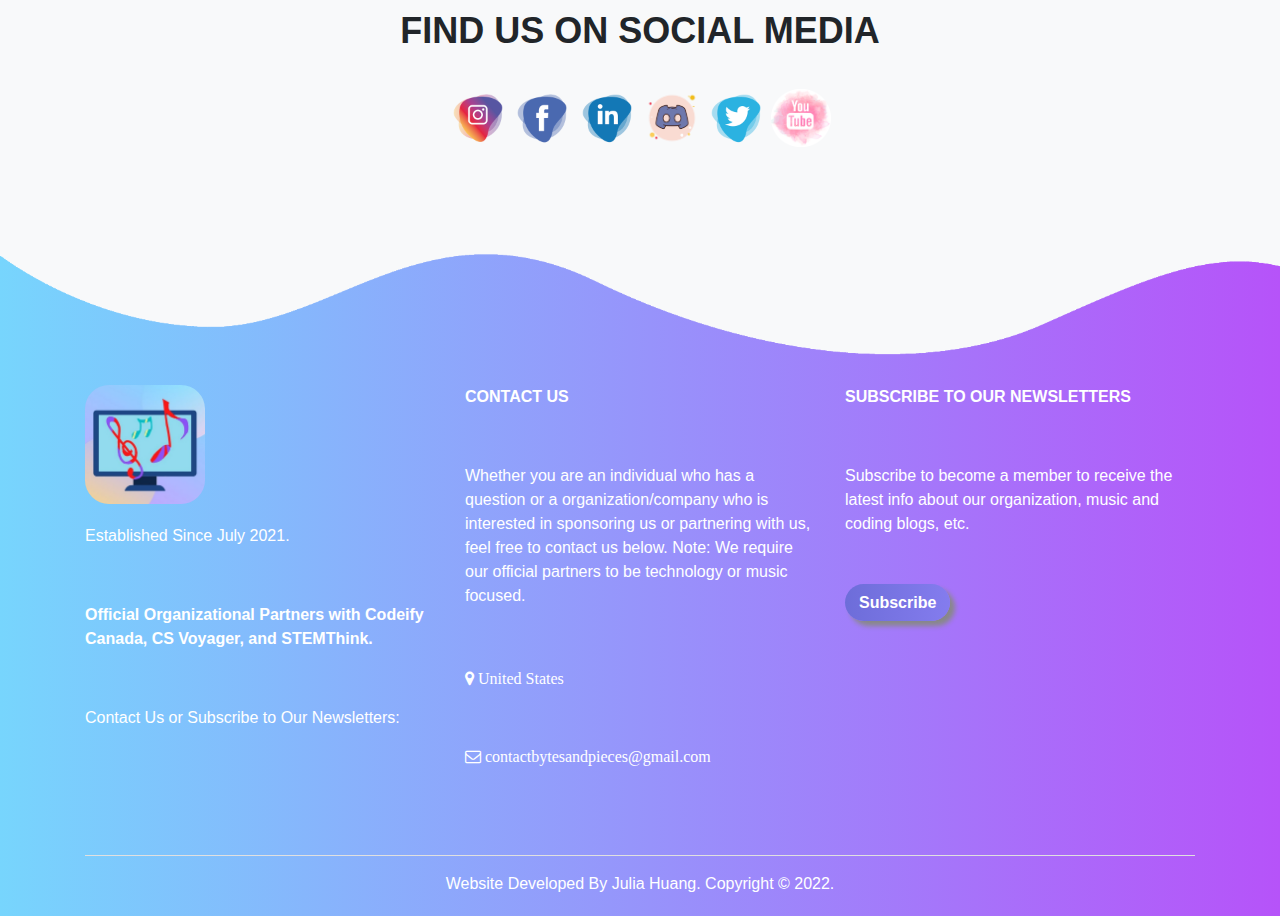
<file: involved.html>
<!DOCTYPE html>
<html>

<head>
  <title>Get Involved</title>
  <link rel="icon" href="logo.jpg">
  <link rel="stylesheet" href="style.css">
  <link rel="stylesheet" href="https://cdn.jsdelivr.net/npm/bootstrap@4.2.1/dist/css/bootstrap.min.css">
  <!-- CSS only -->
  <link href="https://cdn.jsdelivr.net/npm/bootstrap@5.2.0-beta1/dist/css/bootstrap.min.css" rel="stylesheet"
    integrity="sha384-0evHe/X+R7YkIZDRvuzKMRqM+OrBnVFBL6DOitfPri4tjfHxaWutUpFmBp4vmVor" crossorigin="anonymous">
  <!-- JavaScript Bundle with Popper -->
  <script src="https://cdn.jsdelivr.net/npm/bootstrap@5.2.0-beta1/dist/js/bootstrap.bundle.min.js"
    integrity="sha384-pprn3073KE6tl6bjs2QrFaJGz5/SUsLqktiwsUTF55Jfv3qYSDhgCecCxMW52nD2"
    crossorigin="anonymous"></script>

  <script src="https://code.jquery.com/jquery-3.3.1.slim.min.js"></script>
  <script src="https://stackpath.bootstrapcdn.com/bootstrap/4.2.1/js/bootstrap.min.js"></script>
  <link rel="stylesheet" href="https://stackpath.bootstrapcdn.com/font-awesome/4.7.0/css/font-awesome.min.css">
  <link rel="stylesheet" href="https://stackpath.bootstrapcdn.com/bootstrap/4.2.1/css/bootstrap.min.css">
</head>

<body>
  <section id="nav-bar">

    <nav class="navbar navbar-expand-lg navbar-light ">
      <a class="navbar-brand" href="https://bytesandpieces.techno-jules.repl.co/"><img src="logo.jpg">&nbsp; Bytes & Pieces</a>
      <button class="navbar-toggler" type="button" data-toggle="collapse" data-target="#navbarNav"
        aria-controls="navbarNav" aria-expanded="false" aria-label="Toggle navigation">
        <i class="fa fa-bars"></i>
      </button>
      <div class="collapse navbar-collapse" id="navbarNav">
        <ul class="navbar-nav ml-auto">
         <li class="nav-item active">
            <a class="nav-link" href="https://bytesandpieces.techno-jules.repl.co/">HOME</a>
          </li>
          <li class="nav-item">
            <a class="nav-link" href="services.html">SERVICES & EVENTS</a>
          </li>
          <li class="nav-item">
            <a class="nav-link" href="resources.html">RESOURCES & BLOGS</a>
          </li>
          <li class="nav-item">
            <a class="nav-link" href="about.html">ABOUT</a>
          </li>
          <li class="nav-item">
            <a class="nav-link" href="involved.html">GET INVOLVED</a>
          </li>
          <li class="nav-item">
            <a class="nav-link" href="/index.html#testimonials">TESTIMONIALS</a>
          </li>
           <li class="nav-item">
            <a class="nav-link" href="faq.html">FAQS</a>
          </li>
          <li class="nav-item">
            <a class="nav-link" href="#footer">CONTACT US</a>
          </li>

        </ul>
      </div>
    </nav>
  </section>
  <!---banner-->
  <section id="banner">
    <div class="container">
      <div class="row">
        <div class="col-md-6">

          <p class="promo-title">GET INVOLVED WITH BYTES & PIECES</p>
          <p><b>We currently have 40+ board members part of our organization.</b></p>
          <p>As we are expanding our reach, we would like to grow our team to accomodate.</p>
          <p>Whether you are an individual or a company/organization, you are always welcome to help.</p>
          <a href="about.html" ><img src="person.png" class="play-btn"><b>See Our Board Team</b></a>
        </div>
        <div class="col-md-6 text-center">
          <img src="bannerbandp.png" class="img-fluid">
        </div>
      </div>
    </div>
    <img src="wave1.png" class="bottom-img">
  </section>
  <!--services-->
  <section id="services">
  <div class="container text-center">
    <h1 class="title">POSITIONS NEEDED</h1>
<div class="row text-center">
<div class="col-md-4 services">
<img src = "computer.png" class="service-img">
  <h4>Diversity+Outreacher and/or Social Media Designer</h4>
  <p>Applicants must have experience in communication/advertising and/or Canva or Figma (or another design platform) to design our social media posts and flyers. See our Instagram @thebytesandpieces for design examples.</p>
  <a class="service-btns" href="https://docs.google.com/forms/d/e/1FAIpQLSdaXlfDoBY9kwfSPvqQSFgIgkV3C35YNmCkuO9mjvMaf451Ww/viewform?usp=sf_link" target="_blank" ><b>Application Form</b></a>
  
</div>
<div class="col-md-4 services">
<img src = "slides.png" class="service-img">
  <h4>Writing Blogs/Articles or Become an official writer/blogger</h4>
  <p>Applicants must have basic experience in coding and/or music and be able to express these topics fluently using English. </p>
  <a class="service-btns" href="https://docs.google.com/forms/d/e/1FAIpQLSfxr7lHFWdK-1wzTetW7jYL031XaIOwEsoe1TMvCqmqwvVYBg/viewform?usp=sf_link" target="_blank" ><b>Application Form</b></a>
  
</div>
 
  <div class="col-md-4 services">
<img src = "event.png" class="service-img">
  <h4><p>Partner with us or sponsor us

 </p></h4>
  <p> We require our official partners to be education, technology, or music focused. We would prefer to have education, technology, or music focused companies companies/organizations sponsor us. If you meet our requirements, be sure to contact us by email: </p>
  <a class="service-btns" href="mailto:contactbytesandpieces@gmail.com." target="_blank" ><b>Email Us</b></a>
</div>



  
</div>
    <!--
<button type="button" class="btn btn-primary">All Services</button>-->
    
  </div>


    
  </section>
  
 
  <!---social media-->
  <section id="social-media">
<div class="container text-center">
<p> FIND US ON SOCIAL MEDIA</p>
<div class="social-icons">
  <a href="https://www.instagram.com/thebytesandpieces/" target="_blank" ><img src ="instagram-icon.png"></a>
   <a href="https://www.facebook.com/thebytesandpieces" target="_blank"><img src ="facebook-icon.png"></a>
   <a href="https://www.linkedin.com/company/78408196/admin/" target="_blank"><img src ="linkedin-icon.png"></a>
  <a href="https://discord.com/invite/JjkrTrvj9s" target="_blank" ><img src ="discord-icon.png"></a>
   <a href="https://twitter.com/thebytesnpieces" target="_blank"><img src ="twitter-icon.png"></a>
   <a href="https://www.youtube.com/channel/UCF3AcQXHHeNqGg8rRcAnWaw/featured" target="_blank"><img src ="youtube-icon.png"></a>
</div>
  
</div>

    
  </section>
  <section id="footer">

    <img src="wave2.png" class="footer-img">
    <div class="container">
     <div class="row">
      <div class="col-md-4 footer-box">

        <img src ="logo.jpg">
        
<p>Established Since July 2021.</p>
        <p><b>Official Organizational
        Partners with Codeify Canada, CS Voyager, and STEMThink.</b></p>
<p>Contact Us or Subscribe to Our Newsletters:</p>
      </div>

         <div class="col-md-4 footer-box">

           <p><b>CONTACT US</b></p>
           <p>Whether you are an individual who has a question or a organization/company who is interested in sponsoring us or partnering with us, feel free to contact us below. Note: We require our official partners to be technology or music focused.


</p>
            <p <i class="fa fa-map-marker"> </i>United States</p>
           <p <i class="fa fa-envelope-o"> </i> contactbytesandpieces@gmail.com</p>

         </div>

   <div class="col-md-4 footer-box">

           <p><b>SUBSCRIBE TO OUR NEWSLETTERS</b></p>
     <p>Subscribe to become a member to receive the latest info about our organization, music and coding blogs, etc.</p>
           
<a href="https://docs.google.com/forms/d/e/1FAIpQLSfaGbmkBe_lTOKc-ebiDYWFuezUUVXrLO514PP0YZfo731FJQ/viewform?usp=sf_link" target="_blank" ><b>Subscribe</b></a>
         </div>
     </div>
      <hr>
      <p class="copyright">Website Developed By Julia Huang. Copyright © 2022.</p>
    </div>
  </section>
  <!---smooth scroll-->
  
</body>

</html>
</file>
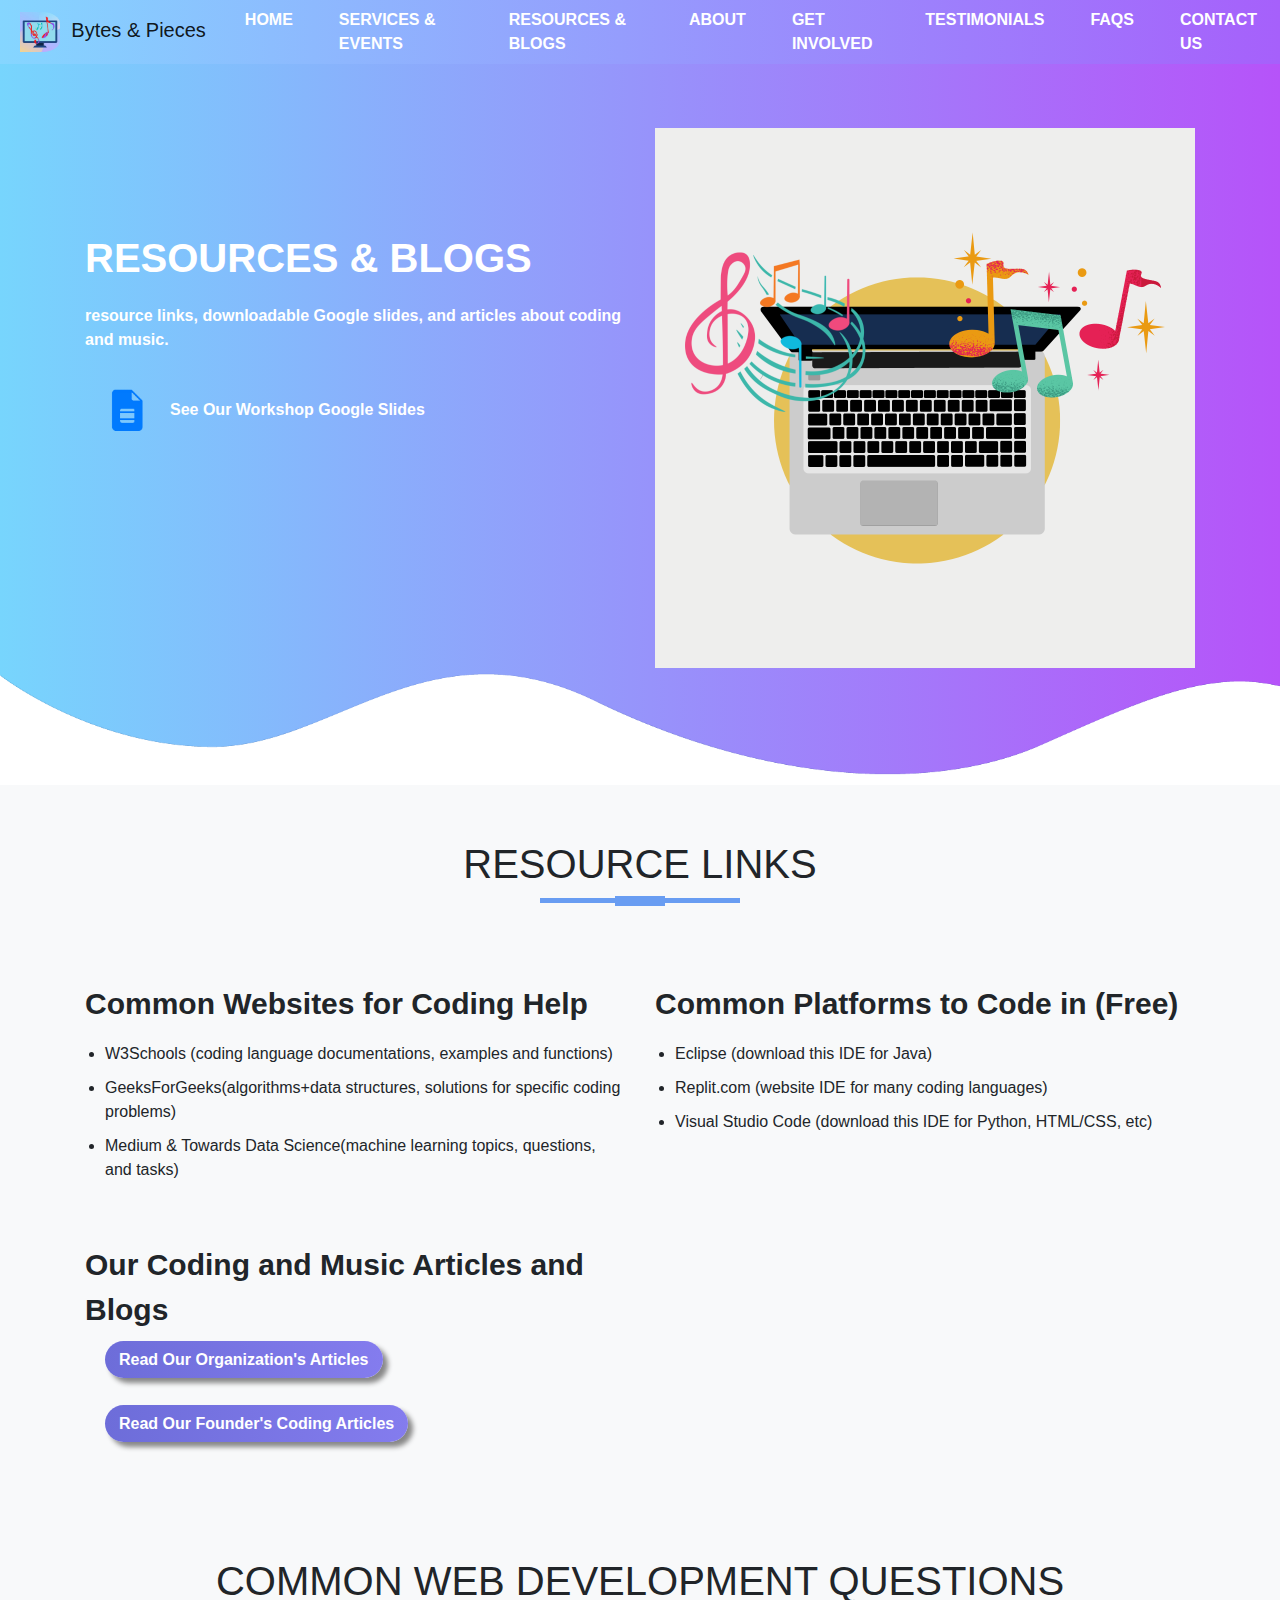
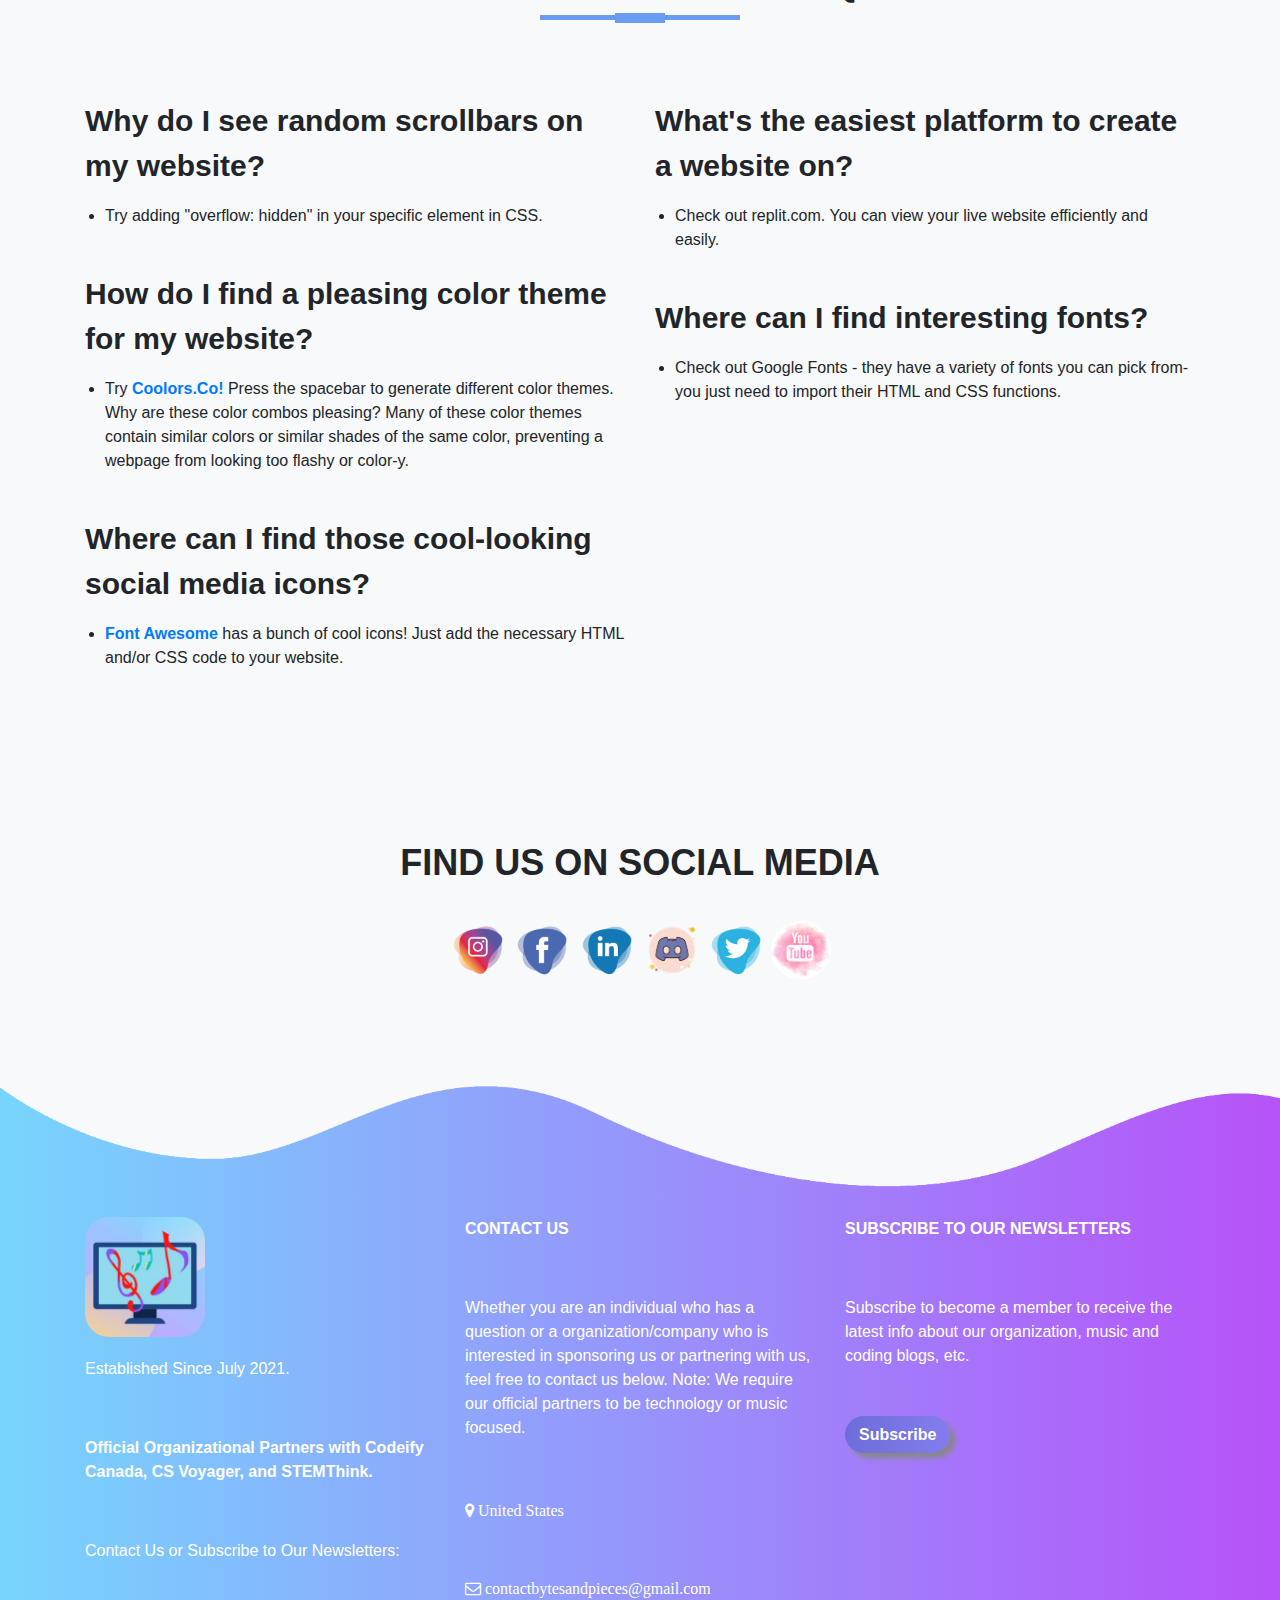
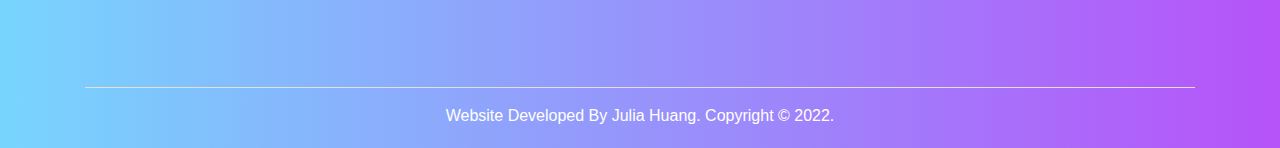
<file: resources.html>
<!DOCTYPE html>
<html>

<head>
  <title>Resources & Blogs</title>
  <link rel="icon" href="logo.jpg">
  <link rel="stylesheet" href="style.css">
  <link rel="stylesheet" href="https://cdn.jsdelivr.net/npm/bootstrap@4.2.1/dist/css/bootstrap.min.css">
  <!-- CSS only -->
  <link href="https://cdn.jsdelivr.net/npm/bootstrap@5.2.0-beta1/dist/css/bootstrap.min.css" rel="stylesheet"
    integrity="sha384-0evHe/X+R7YkIZDRvuzKMRqM+OrBnVFBL6DOitfPri4tjfHxaWutUpFmBp4vmVor" crossorigin="anonymous">
  <!-- JavaScript Bundle with Popper -->
  <script src="https://cdn.jsdelivr.net/npm/bootstrap@5.2.0-beta1/dist/js/bootstrap.bundle.min.js"
    integrity="sha384-pprn3073KE6tl6bjs2QrFaJGz5/SUsLqktiwsUTF55Jfv3qYSDhgCecCxMW52nD2"
    crossorigin="anonymous"></script>

  <script src="https://code.jquery.com/jquery-3.3.1.slim.min.js"></script>
  <script src="https://stackpath.bootstrapcdn.com/bootstrap/4.2.1/js/bootstrap.min.js"></script>
  <link rel="stylesheet" href="https://stackpath.bootstrapcdn.com/font-awesome/4.7.0/css/font-awesome.min.css">
  <link rel="stylesheet" href="https://stackpath.bootstrapcdn.com/bootstrap/4.2.1/css/bootstrap.min.css">
</head>

<body>
  <section id="nav-bar">

    <nav class="navbar navbar-expand-lg navbar-light ">
      <a class="navbar-brand" href="https://bytesandpieces.techno-jules.repl.co/"><img src="logo.jpg">&nbsp; Bytes & Pieces</a>
      <button class="navbar-toggler" type="button" data-toggle="collapse" data-target="#navbarNav"
        aria-controls="navbarNav" aria-expanded="false" aria-label="Toggle navigation">
        <i class="fa fa-bars"></i>
      </button>
      <div class="collapse navbar-collapse" id="navbarNav">
        <ul class="navbar-nav ml-auto">
        <li class="nav-item active">
            <a class="nav-link" href="https://bytesandpieces.techno-jules.repl.co/">HOME</a>
          </li>
          <li class="nav-item">
            <a class="nav-link" href="services.html">SERVICES & EVENTS</a>
          </li>
          <li class="nav-item">
            <a class="nav-link" href="resources.html">RESOURCES & BLOGS</a>
          </li>
          <li class="nav-item">
            <a class="nav-link" href="about.html">ABOUT</a>
          </li>
          <li class="nav-item">
            <a class="nav-link" href="involved.html">GET INVOLVED</a>
          </li>
          <li class="nav-item">
            <a class="nav-link" href="/index.html#testimonials">TESTIMONIALS</a>
          </li>
           <li class="nav-item">
            <a class="nav-link" href="faq.html">FAQS</a>
          </li>
          <li class="nav-item">
            <a class="nav-link" href="#footer">CONTACT US</a>
          </li>


        </ul>
      </div>
    </nav>
  </section>
  <!---banner-->
  <section id="banner">
    <div class="container">
      <div class="row">
        <div class="col-md-6">

          <p class="promo-title">RESOURCES & BLOGS</p>
          <p><b>resource links, downloadable Google slides, and articles about coding and music.</b></p>
         
          <a href="https://drive.google.com/drive/folders/1Ia8-pl01Uh7cdPAPIXS1f-Xcs8DnUiJU?usp=sharing" target="_blank" ><img src="slides.png" class="play-btn"><b>See Our Workshop Google Slides</b></a>
        </div>
        <div class="col-md-6 text-center">
          <img src="bannerbandp.png" class="img-fluid">
        </div>
      </div>
    </div>
    <img src="wave1.png" class="bottom-img">
  </section>
  <!---about us--->
  <section id="about-us">
     

             
     
      <div class="container">
          
        <h1 class="title text-center">RESOURCE LINKS</h1>
      
        <div class="row">
          
          <div class="col-md-6 about-us">
            <p class="about-title">Common Websites for Coding Help</p>
              <ul>
                <li>W3Schools (coding language documentations, examples and functions)
                </li>
              <li>GeeksForGeeks(algorithms+data structures, solutions for specific coding problems)
                </li>
               <li>Medium & Towards Data Science(machine learning topics, questions, and tasks)
                </li>
                
              
              </ul>
               
            
                      

 









            
          </div>
          
           
          <div class="col-md-6 about-us">
            <p class="about-title">Common Platforms to Code in (Free)</p>
              <ul>
                <li>Eclipse (download this IDE for Java)
                  <li>Replit.com (website IDE for many coding languages)
</li>
                <li>Visual Studio Code (download this IDE for Python, HTML/CSS, etc)
</li>
              </ul>
              
          </div>
           <div class="col-md-6 about-us">
            <p class="about-title">Our Coding and Music Articles and Blogs</p>
              <ul>
                
               
                 <a class="service-btns" href="  https://medium.com/@bytesandpieces" target="_blank" ><b>Read Our Organization's Articles</b></a>
             <p> <br></p>  
                  <a class="service-btns" href="  https://technojules.medium.com/" target="_blank" ><b>Read Our Founder's Coding Articles</b></a>
              
              </ul>
               
            
                      

 









            
          </div>
        </div>
      </div>


    
  </section>
  <!---about us--->
  <section id="about-us">
     

             
     
      <div class="container">
          
        <h1 class="title text-center">COMMON WEB DEVELOPMENT QUESTIONS</h1>
      
        <div class="row">
          
          <div class="col-md-6 about-us">
            <p class="about-title">Why do I see random scrollbars on my website?
</p>
              <ul>
                <li>Try adding "overflow: hidden" in your specific element in CSS.
                </li></ul>
                <p class="about-title">How do I find a pleasing color theme for my website?</p>
             <ul>
                <li>Try  <a  href="  https://coolors.co/302c6e-515685-050305-26315c-3d333d" target="_blank" ><b>Coolors.Co!</b></a> Press the spacebar to generate different color themes. Why are these color combos pleasing? Many of these color themes contain similar colors or similar shades of the same color, preventing a webpage from looking too flashy or color-y.
                </li></ul>
            <p class="about-title">Where can I find those cool-looking social media icons?</p>
             <ul>
                <li><a  href="  https://fontawesome.com/icons" target="_blank" ><b>Font Awesome </b></a>  has a bunch of cool icons! Just add the necessary HTML and/or CSS code to your website.
                </li>
             
             </ul>
                      

 









            
          </div>
          
           
          <div class="col-md-6 about-us">
            <p class="about-title">What's the easiest platform to create a website on?
                     </p>
              <ul>
                <li>Check out replit.com. You can view your live website efficiently and easily.


</li>
              </ul>
               <p class="about-title">Where can I find interesting fonts?
                     </p>
             <ul>
                <li>  Check out Google Fonts - they have a variety of fonts you can pick from- you just need to import their HTML and CSS functions. </li>
                            </ul>
           
          </div>
        </div>
      </div>


    
  </section>
  <!---social media-->
  <section id="social-media">
<div class="container text-center">
<p> FIND US ON SOCIAL MEDIA</p>
<div class="social-icons">
  <a href="https://www.instagram.com/thebytesandpieces/" target="_blank" ><img src ="instagram-icon.png"></a>
   <a href="https://www.facebook.com/thebytesandpieces" target="_blank"><img src ="facebook-icon.png"></a>
   <a href="https://www.linkedin.com/company/78408196/admin/" target="_blank"><img src ="linkedin-icon.png"></a>
  <a href="https://discord.com/invite/JjkrTrvj9s" target="_blank" ><img src ="discord-icon.png"></a>
   <a href="https://twitter.com/thebytesnpieces" target="_blank"><img src ="twitter-icon.png"></a>
   <a href="https://www.youtube.com/channel/UCF3AcQXHHeNqGg8rRcAnWaw/featured" target="_blank"><img src ="youtube-icon.png"></a>
</div>
  
</div>

    
  </section>
  <section id="footer">

    <img src="wave2.png" class="footer-img">
    <div class="container">
     <div class="row">
      <div class="col-md-4 footer-box">

        <img src ="logo.jpg">
        
<p>Established Since July 2021.</p>
        <p><b>Official Organizational
        Partners with Codeify Canada, CS Voyager, and STEMThink.</b></p>
<p>Contact Us or Subscribe to Our Newsletters:</p>
      </div>

         <div class="col-md-4 footer-box">

           <p><b>CONTACT US</b></p>
           <p>Whether you are an individual who has a question or a organization/company who is interested in sponsoring us or partnering with us, feel free to contact us below. Note: We require our official partners to be technology or music focused.


</p>
            <p <i class="fa fa-map-marker"> </i>United States</p>
           <p <i class="fa fa-envelope-o"> </i> contactbytesandpieces@gmail.com</p>

         </div>

   <div class="col-md-4 footer-box">

           <p><b>SUBSCRIBE TO OUR NEWSLETTERS</b></p>
     <p>Subscribe to become a member to receive the latest info about our organization, music and coding blogs, etc.</p>
           
<a href="https://docs.google.com/forms/d/e/1FAIpQLSfaGbmkBe_lTOKc-ebiDYWFuezUUVXrLO514PP0YZfo731FJQ/viewform?usp=sf_link" target="_blank" ><b>Subscribe</b></a>
         </div>
     </div>
      <hr>
      <p class="copyright">Website Developed By Julia Huang. Copyright © 2022.</p>
    </div>
  </section>
  <!---smooth scroll-->
  
</body>

</html>
</file>
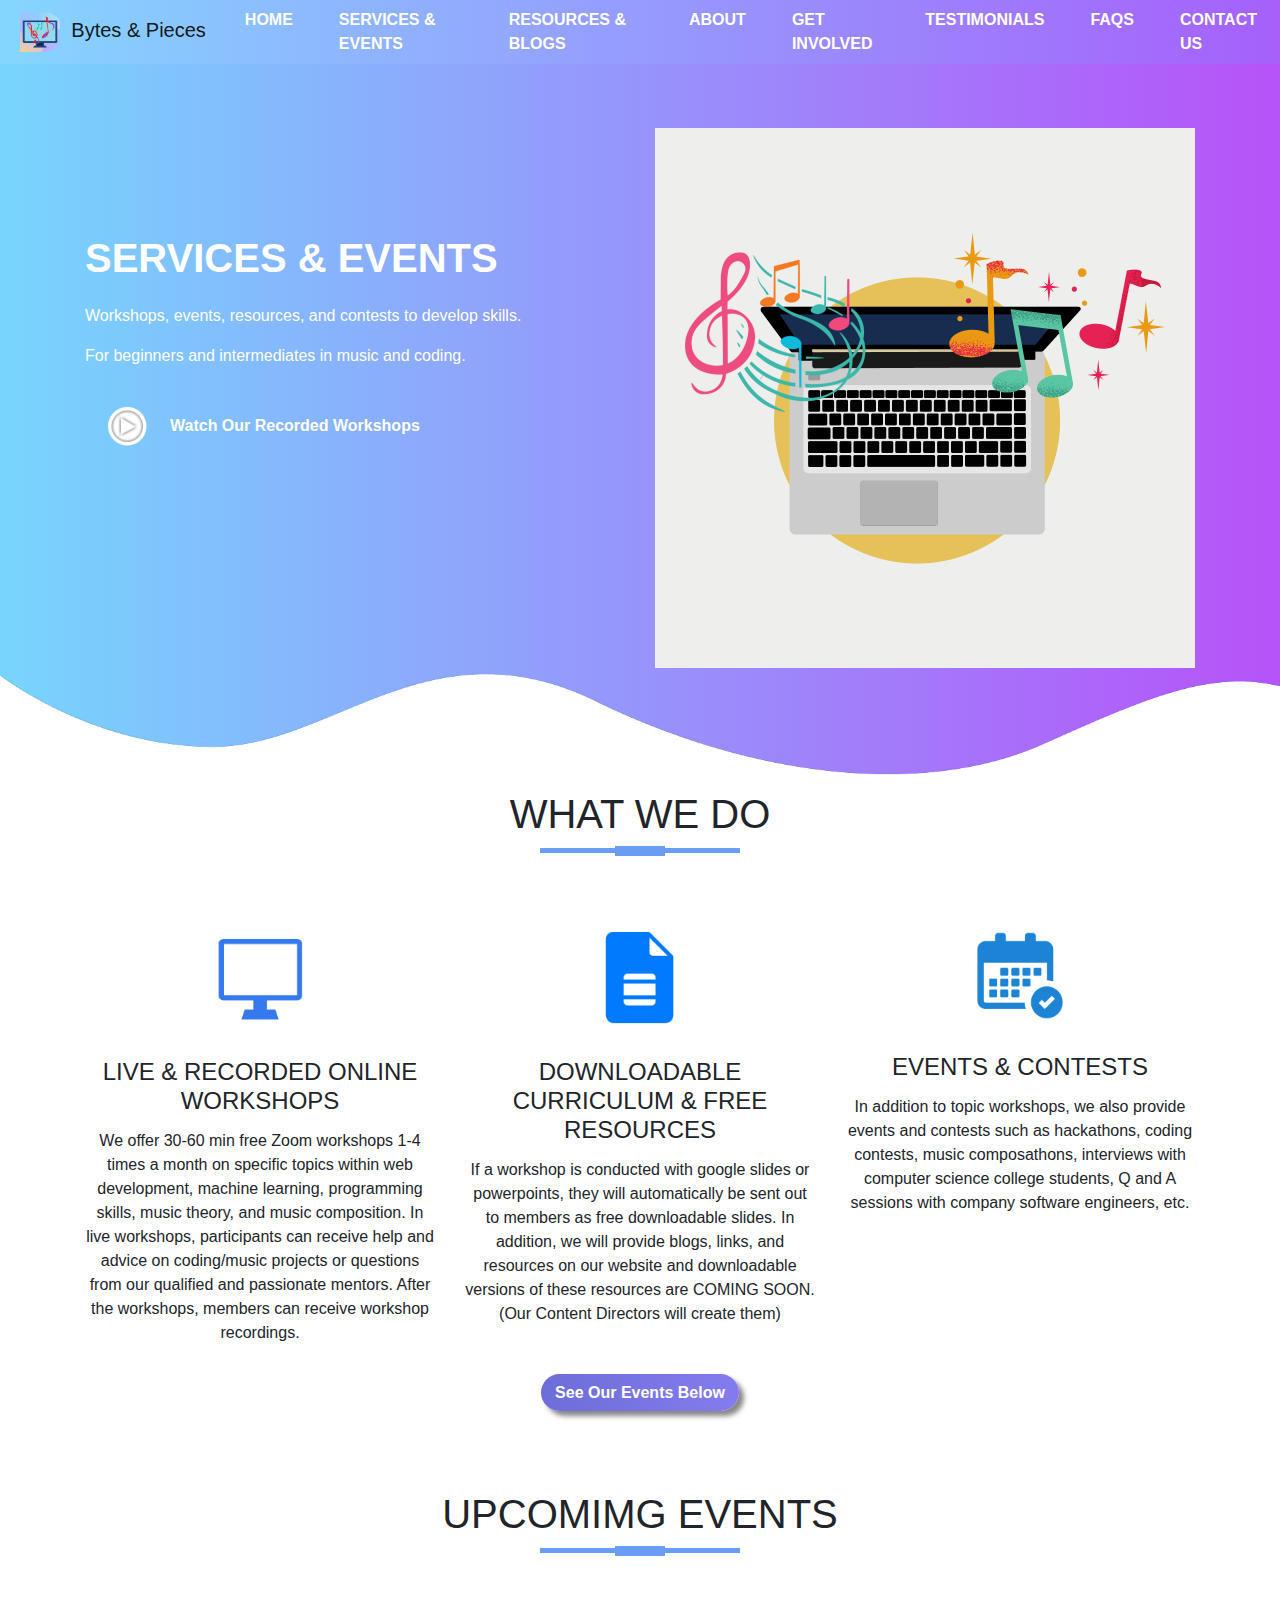
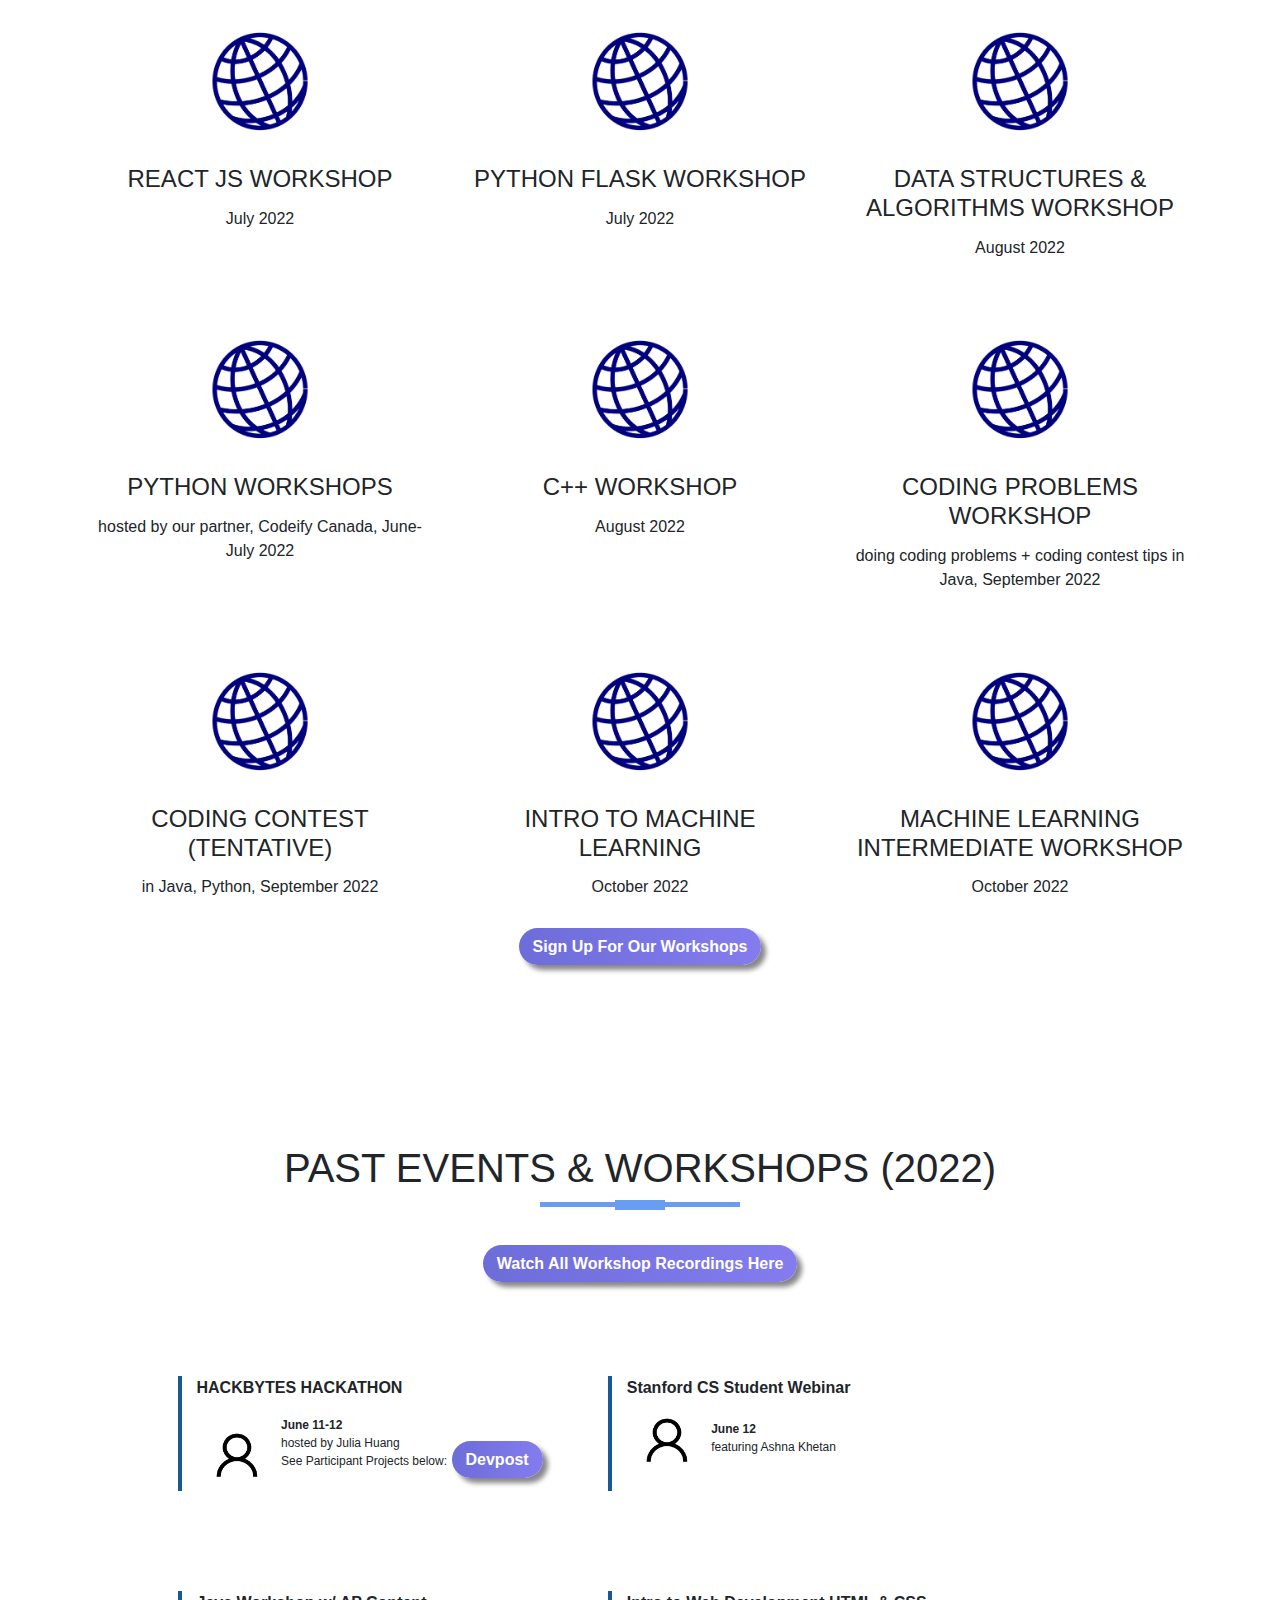
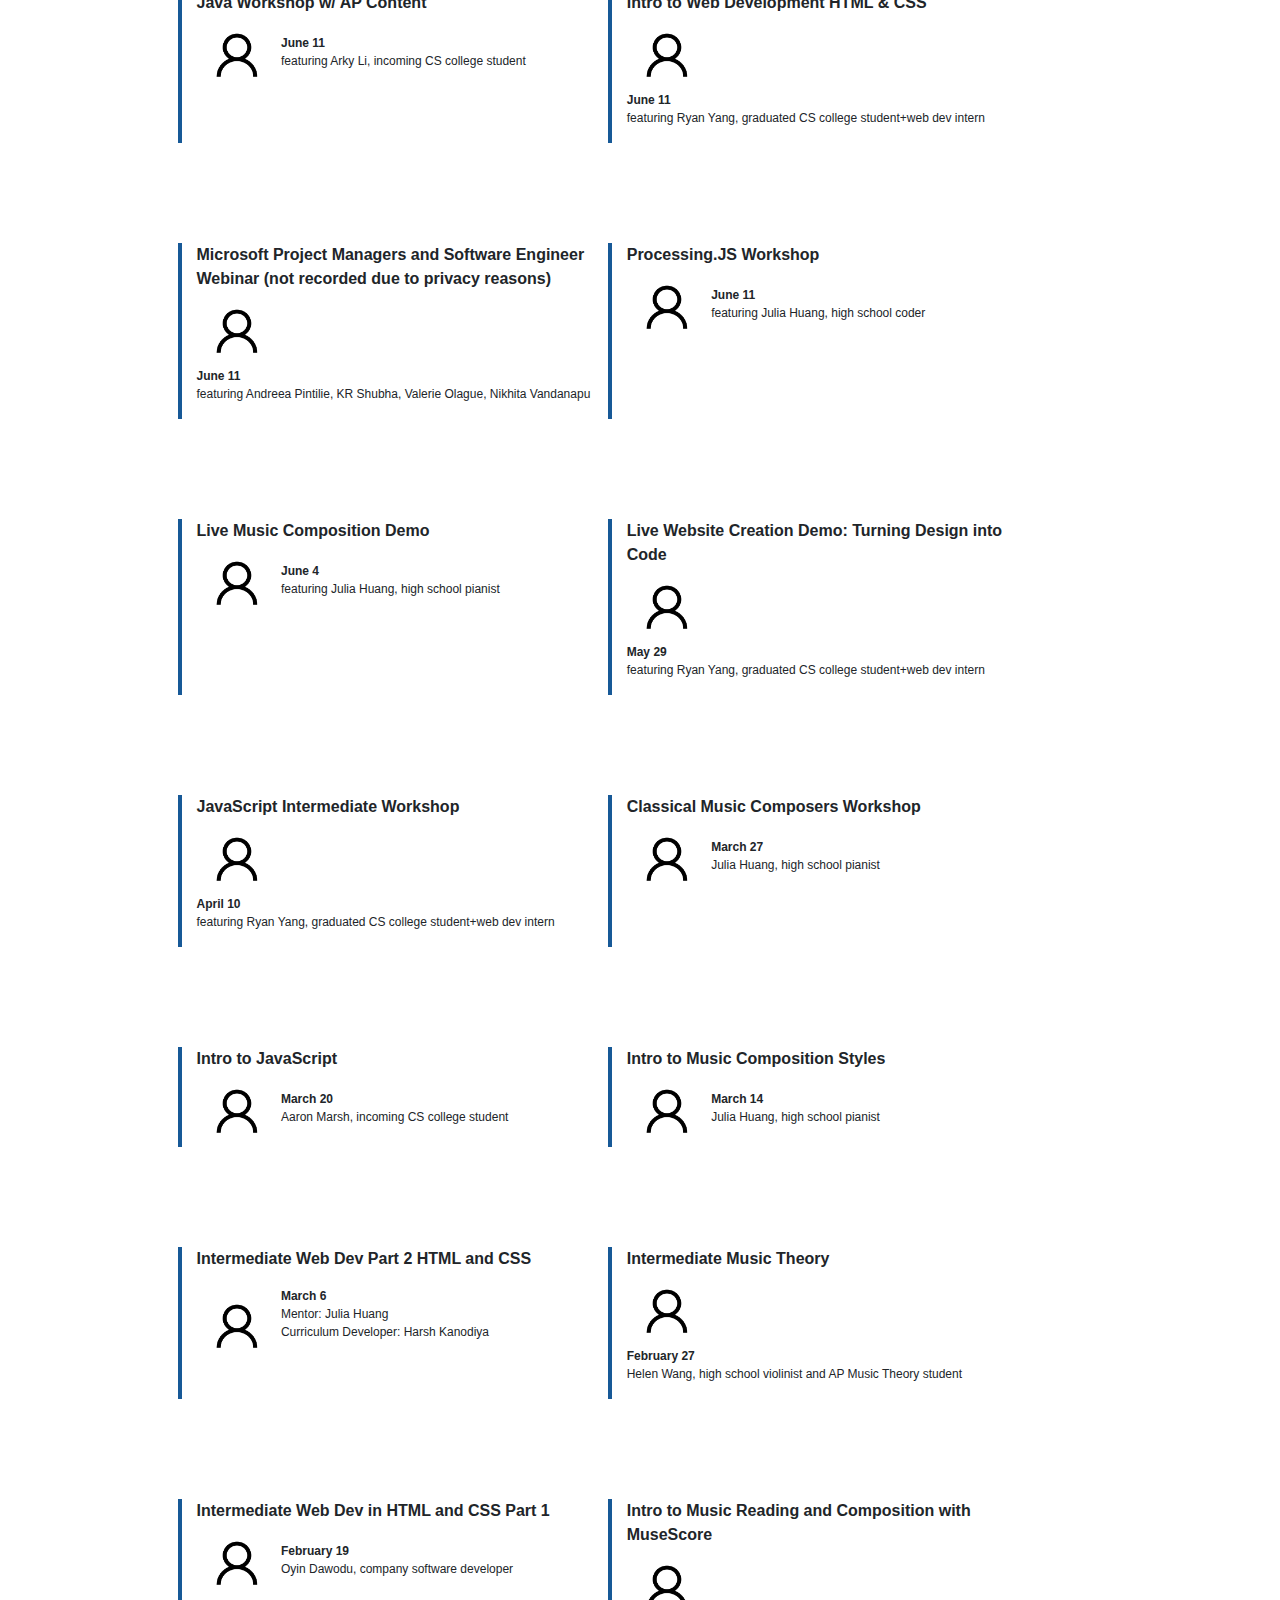
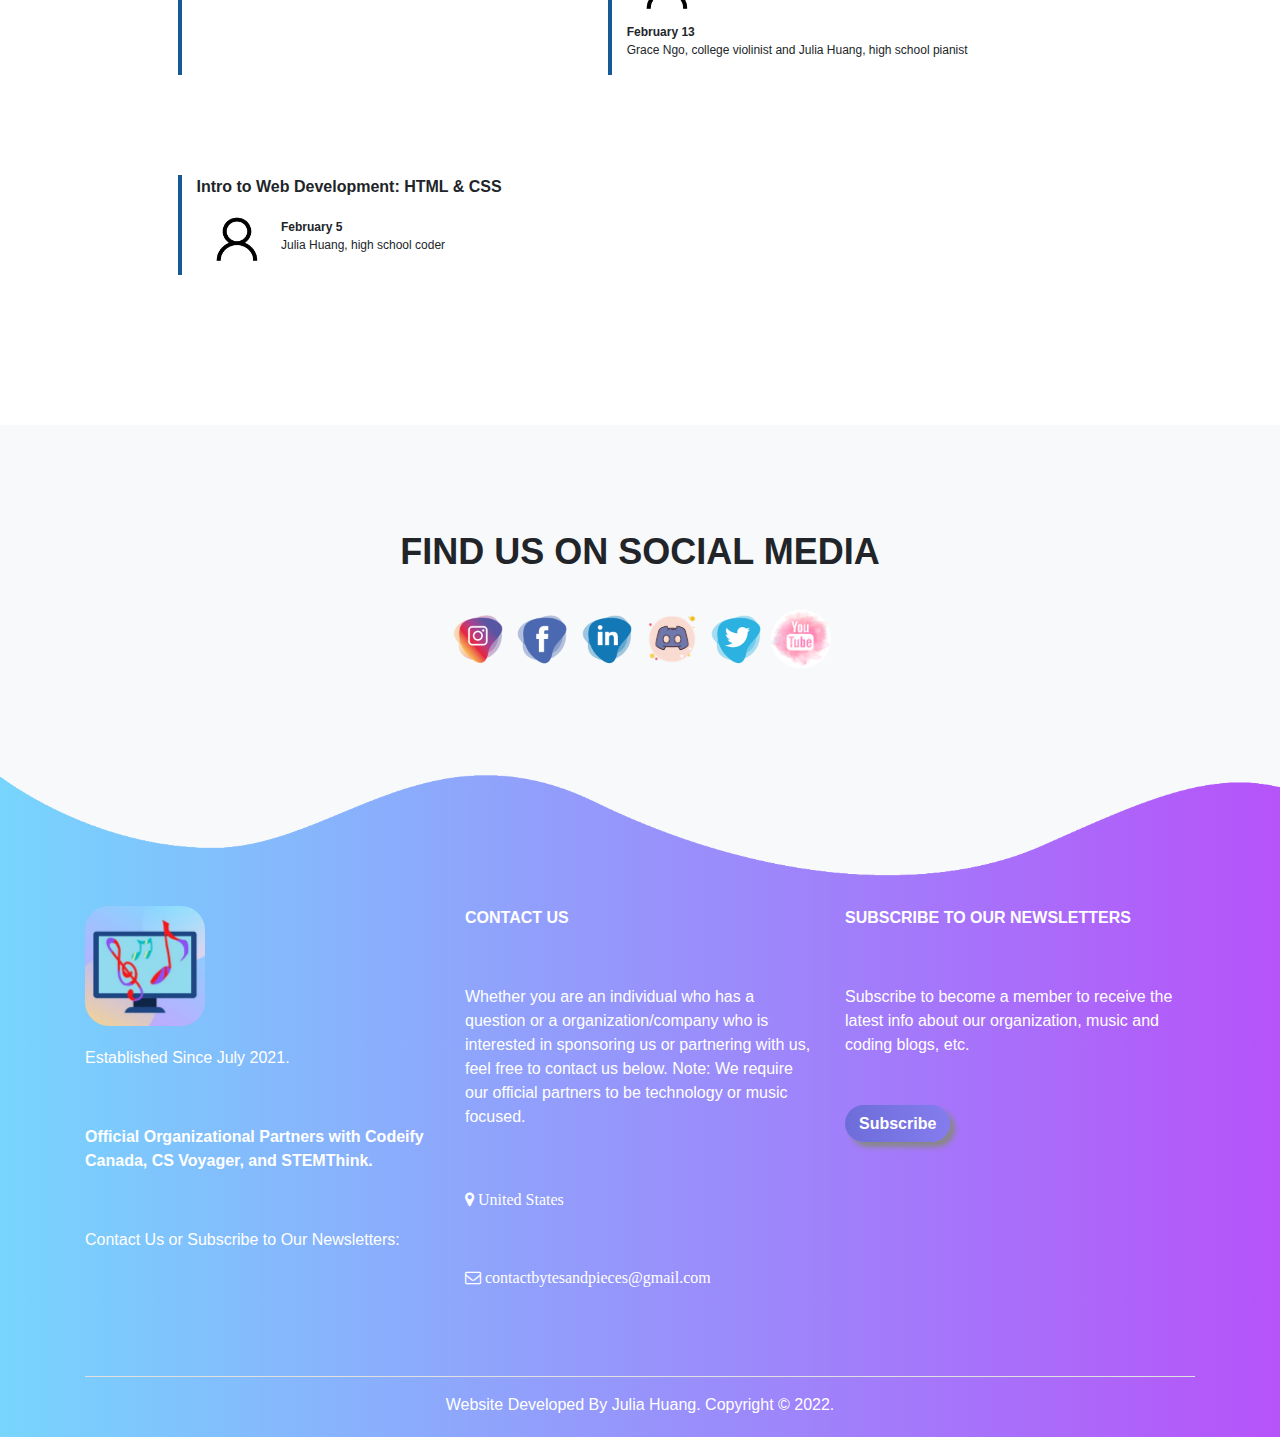
<file: services.html>
<!DOCTYPE html>
<html>

<head>
  <title>Services & Events</title>
  <link rel="icon" href="logo.jpg">
  <link rel="stylesheet" href="style.css">
  <link rel="stylesheet" href="https://cdn.jsdelivr.net/npm/bootstrap@4.2.1/dist/css/bootstrap.min.css">
  <!-- CSS only -->
  <link href="https://cdn.jsdelivr.net/npm/bootstrap@5.2.0-beta1/dist/css/bootstrap.min.css" rel="stylesheet"
    integrity="sha384-0evHe/X+R7YkIZDRvuzKMRqM+OrBnVFBL6DOitfPri4tjfHxaWutUpFmBp4vmVor" crossorigin="anonymous">
  <!-- JavaScript Bundle with Popper -->
  <script src="https://cdn.jsdelivr.net/npm/bootstrap@5.2.0-beta1/dist/js/bootstrap.bundle.min.js"
    integrity="sha384-pprn3073KE6tl6bjs2QrFaJGz5/SUsLqktiwsUTF55Jfv3qYSDhgCecCxMW52nD2"
    crossorigin="anonymous"></script>

  <script src="https://code.jquery.com/jquery-3.3.1.slim.min.js"></script>
  <script src="https://stackpath.bootstrapcdn.com/bootstrap/4.2.1/js/bootstrap.min.js"></script>
  <link rel="stylesheet" href="https://stackpath.bootstrapcdn.com/font-awesome/4.7.0/css/font-awesome.min.css">
  <link rel="stylesheet" href="https://stackpath.bootstrapcdn.com/bootstrap/4.2.1/css/bootstrap.min.css">
</head>

<body>
  <section id="nav-bar">

    <nav class="navbar navbar-expand-lg navbar-light ">
      <a class="navbar-brand" href="https://bytesandpieces.techno-jules.repl.co/"><img src="logo.jpg">&nbsp; Bytes & Pieces</a>
      <button class="navbar-toggler" type="button" data-toggle="collapse" data-target="#navbarNav"
        aria-controls="navbarNav" aria-expanded="false" aria-label="Toggle navigation">
        <i class="fa fa-bars"></i>
      </button>
      <div class="collapse navbar-collapse" id="navbarNav">
        <ul class="navbar-nav ml-auto">
      <li class="nav-item active">
            <a class="nav-link" href="https://bytesandpieces.techno-jules.repl.co/">HOME</a>
          </li>
          <li class="nav-item">
            <a class="nav-link" href="services.html">SERVICES & EVENTS</a>
          </li>
          <li class="nav-item">
            <a class="nav-link" href="resources.html">RESOURCES & BLOGS</a>
          </li>
          <li class="nav-item">
            <a class="nav-link" href="about.html">ABOUT</a>
          </li>
          <li class="nav-item">
            <a class="nav-link" href="involved.html">GET INVOLVED</a>
          </li>
          <li class="nav-item">
            <a class="nav-link" href="/index.html#testimonials">TESTIMONIALS</a>
          </li>
           <li class="nav-item">
            <a class="nav-link" href="faq.html">FAQS</a>
          </li>
          <li class="nav-item">
            <a class="nav-link" href="#footer">CONTACT US</a>
          </li>


        </ul>
      </div>
    </nav>
  </section>
  <!---banner-->
  <section id="banner">
    <div class="container">
      <div class="row">
        <div class="col-md-6">

          <p class="promo-title">SERVICES & EVENTS</p>
         
          <p>Workshops, events, resources, and contests to develop skills.</p>
          <p>For beginners and intermediates in music and coding.</p>
          <a href="https://www.youtube.com/channel/UCF3AcQXHHeNqGg8rRcAnWaw/featured" target="_blank" ><img src="play.png" class="play-btn"><b>Watch Our Recorded Workshops</b></a>
        </div>
        <div class="col-md-6 text-center">
          <img src="bannerbandp.png" class="img-fluid">
        </div>
      </div>
    </div>
    <img src="wave1.png" class="bottom-img">
  </section>
  <!--services-->
  <section id="service">
  <div class="container text-center">
    <h1 class="title">WHAT WE DO</h1>
<div class="row text-center">
<div class="col-md-4 services">
<img src = "computer.png" class="service-img">
  <h4>Live & Recorded Online Workshops</h4>
  <p>We offer 30-60 min free Zoom workshops 1-4 times a month on specific topics within web development, machine learning, programming skills, music theory, and music composition. In live workshops, participants can receive help and advice on coding/music projects or questions from our qualified and passionate mentors. After the workshops, members can receive workshop recordings.</p>
  
</div>
<div class="col-md-4 services">
<img src = "slides.png" class="service-img">
  <h4>Downloadable Curriculum & Free Resources</h4>
  <p>If a workshop is conducted with google slides or powerpoints, they will automatically be sent out to members as free downloadable slides. In addition, we will provide blogs, links, and resources on our website and downloadable versions of these resources are COMING SOON. (Our Content Directors will create them) </p>
  
</div>
 
  <div class="col-md-4 services">
<img src = "event.png" class="service-img">
  <h4>Events & Contests</h4>
  <p>In addition to topic workshops, we also provide events and contests such as hackathons, coding contests, music composathons, interviews with computer science college students, Q and A sessions with company software engineers, etc.</p>
  
</div>



  
</div>
    <!--
<button type="button" class="btn btn-primary">All Services</button>-->
    <a class="service-btns" href="#services" ><b>See Our Events Below</b></a>
  </div>


    
  </section>
  
  <!--iMpacts-->
  <section id="services">
  <div class="container text-center">
    <h1 class="title"> UPCOMIMG EVENTS</h1>
    
<div class="row text-center">
<div class="col-md-4 services">
<img src = "globee.png" class="service-img">
  <h4>REACT JS WORKSHOP</h4>
<p>July 2022</p>
  
  
</div>
<div class="col-md-4 services">
<img src = "globee.png" class="service-img">
  <h4>PYTHON FLASK WORKSHOP</h4>
  <p>July 2022
  
</div>
 
  <div class="col-md-4 services">
<img src = "globee.png" class="service-img">
  <h4>DATA STRUCTURES & ALGORITHMS WORKSHOP </h4>
  <p> August 2022</p>
  
</div>
<div class="col-md-4 services">
<img src = "globee.png" class="service-img">
  <h4>PYTHON WORKSHOPS </h4>
  <p>hosted by our partner, Codeify Canada, June-July 2022
  
</div>
  <div class="col-md-4 services">
<img src = "globee.png" class="service-img">
  <h4>C++ WORKSHOP</h4>
  <p>August 2022
  
</div>
    <div class="col-md-4 services">
<img src = "globee.png" class="service-img">
  <h4>CODING PROBLEMS WORKSHOP</h4>
  <p>doing coding problems + coding contest tips in Java, September 2022
  
</div>
   <div class="col-md-4 services">
<img src = "globee.png" class="service-img">
  <h4>CODING CONTEST (tentative)</h4>
  <p>in Java, Python, September 2022
  
</div>
<div class="col-md-4 services">
<img src = "globee.png" class="service-img">
  <h4>INTRO TO MACHINE LEARNING</h4>
  <p>October 2022
  
</div>
<div class="col-md-4 services">
<img src = "globee.png" class="service-img">
  <h4>MACHINE LEARNING INTERMEDIATE WORKSHOP</h4>
  <p>October 2022
  
</div>
  
</div>

    <a class="service-btns" href="https://docs.google.com/forms/d/e/1FAIpQLSe87hrouk3VK3XSBqcKnzjD8iFkTxdtleKhsnFxwRXekaS2dQ/viewform?usp=sf_link" target="_blank"><b>Sign Up For Our Workshops</b></a>
  </div>


    
  </section>
  
  

  <!----testimonials--->
  <section id="testimonials">
    <div class="container" >
      <h1 class="title text-center">
        PAST EVENTS & WORKSHOPS (2022)
   
        
      </h1>
       <div class="centerbtn">
           <a class="recording-btns" href="https://hackbytes.devpost.com/project-gallery" target="_blank"><b>Watch All Workshop Recordings Here</b></a>
       </div>
           <div class="row offset-1">
            
        <div class="col-md-5 testimonials">
          
          <p><b>HACKBYTES HACKATHON</b></p>
          <img src="person.png">
          <p class="user-details"><b>June 11-12</b><br>hosted by Julia Huang<br>See Participant Projects below: </p>
          <a class="service-btns" href="https://hackbytes.devpost.com/project-gallery" target="_blank"><b>Devpost</b></a>
        </div>

        <div class="col-md-5 testimonials">
          <p><b>Stanford CS Student Webinar</b></p>
          <img src="person.png">
          <p class="user-details"><b>June 12 </b><br>featuring Ashna Khetan</p>
        </div>


        <div class="col-md-5 testimonials">
          <p><b>Java Workshop w/ AP Content</b></p>
          <img src="person.png">
          <p class="user-details"><b>June 11</b><br>featuring Arky Li, incoming CS college student</p>
        </div>


        <div class="col-md-5 testimonials">
          <p><b>Intro to Web Development HTML & CSS</b>
</p>
          <img src="person.png">
          <p class="user-details"><b>June 11</b><br>featuring Ryan Yang, graduated CS college student+web dev intern</p>
        </div>

        <div class="col-md-5 testimonials">
          <p><b>Microsoft Project Managers and Software Engineer Webinar (not recorded due to privacy reasons) </b></p>
          <img src="person.png">
          <p class="user-details"><b>June 11</b><br>featuring  Andreea Pintilie, KR Shubha, Valerie Olague, Nikhita Vandanapu</p>
        </div>
<div class="col-md-5 testimonials">
          <p><b>Processing.JS Workshop</b>
</p>
          <img src="person.png">
          <p class="user-details"><b>June 11</b><br>
 featuring Julia Huang, high school coder</p>
        </div>
             <div class="col-md-5 testimonials">
          <p><b>Live Music Composition Demo</b>
</p>
          <img src="person.png">
          <p class="user-details"><b>June 4</b><br>
 featuring Julia Huang, high school pianist</p>
        </div>
            <div class="col-md-5 testimonials">
          <p><b>Live Website Creation Demo: Turning Design into Code</b></p>
          <img src="person.png">
          <p class="user-details"><b>May 29</b><br>featuring Ryan Yang, graduated CS college student+web dev intern </p>
        </div> 
        <div class="col-md-5 testimonials">
          <p><b>JavaScript Intermediate Workshop</b></p>
          <img src="person.png">
          <p class="user-details"><b>April 10</b><br>featuring Ryan Yang, graduated CS college student+web dev intern </p>
        </div>
             <div class="col-md-5 testimonials">
          <p><b>Classical Music Composers Workshop</b>
</p>
          <img src="person.png">
          <p class="user-details"><b>March 27</b><br>
  Julia Huang, high school pianist</p>
        </div>
             <div class="col-md-5 testimonials">
          <p><b>Intro to JavaScript</b>

</p>
          <img src="person.png">
          <p class="user-details"><b>March 20</b><br>
Aaron Marsh, incoming CS college student</p>
        </div>
              <div class="col-md-5 testimonials">
          <p><b>Intro to Music Composition Styles</b>

</p>
          <img src="person.png">
          <p class="user-details"><b>March 14 </b><br>
Julia Huang, high school pianist</p>
        </div>
               <div class="col-md-5 testimonials">
          <p><b>Intermediate Web Dev Part 2 HTML and CSS</b>

</p>
          <img src="person.png">
          <p class="user-details"><b>March 6</b><br>
Mentor: Julia Huang <br> Curriculum Developer: Harsh Kanodiya</p>
        </div>

             <div class="col-md-5 testimonials">
          <p><b>Intermediate Music Theory</b>

</p>
          <img src="person.png">
          <p class="user-details"><b>February 27</b><br>
Helen Wang, high school violinist and AP Music Theory student</p>
        </div>
                    <div class="col-md-5 testimonials">
          <p><b>Intermediate Web Dev in HTML and CSS Part 1</b>

</p>
          <img src="person.png">
          <p class="user-details"><b>February 19</b><br>
Oyin Dawodu, company software developer </p>
        </div>

             <div class="col-md-5 testimonials">
          <p><b>Intro to Music Reading and Composition with MuseScore</b>

</p>
          <img src="person.png">
          <p class="user-details"><b>February 13</b><br>
Grace Ngo, college violinist and Julia Huang, high school pianist</p>
        </div>
                 <div class="col-md-5 testimonials">
          <p><b>Intro to Web Development: HTML & CSS
</b>
</p>
          <img src="person.png">
          <p class="user-details"><b>February 5</b><br>
Julia Huang, high school coder</p>
        </div>
      </div>
      
      
    </div>
    
  </section>
  <!---social media-->
  <section id="social-media">
<div class="container text-center">
<p> FIND US ON SOCIAL MEDIA</p>
<div class="social-icons">
  <a href="https://www.instagram.com/thebytesandpieces/" target="_blank" ><img src ="instagram-icon.png"></a>
   <a href="https://www.facebook.com/thebytesandpieces" target="_blank"><img src ="facebook-icon.png"></a>
   <a href="https://www.linkedin.com/company/78408196/admin/" target="_blank"><img src ="linkedin-icon.png"></a>
  <a href="https://discord.com/invite/JjkrTrvj9s" target="_blank" ><img src ="discord-icon.png"></a>
   <a href="https://twitter.com/thebytesnpieces" target="_blank"><img src ="twitter-icon.png"></a>
   <a href="https://www.youtube.com/channel/UCF3AcQXHHeNqGg8rRcAnWaw/featured" target="_blank"><img src ="youtube-icon.png"></a>
</div>
  
</div>

    
  </section>
  <section id="footer">

    <img src="wave2.png" class="footer-img">
    <div class="container">
     <div class="row">
      <div class="col-md-4 footer-box">

        <img src ="logo.jpg">
        
<p>Established Since July 2021.</p>
        <p><b>Official Organizational
        Partners with Codeify Canada, CS Voyager, and STEMThink.</b></p>
<p>Contact Us or Subscribe to Our Newsletters:</p>
      </div>

         <div class="col-md-4 footer-box">

           <p><b>CONTACT US</b></p>
           <p>Whether you are an individual who has a question or a organization/company who is interested in sponsoring us or partnering with us, feel free to contact us below. Note: We require our official partners to be technology or music focused.


</p>
            <p <i class="fa fa-map-marker"> </i>United States</p>
           <p <i class="fa fa-envelope-o"> </i> contactbytesandpieces@gmail.com</p>

         </div>

   <div class="col-md-4 footer-box">

           <p><b>SUBSCRIBE TO OUR NEWSLETTERS</b></p>
     <p>Subscribe to become a member to receive the latest info about our organization, music and coding blogs, etc.</p>
           
<a href="https://docs.google.com/forms/d/e/1FAIpQLSfaGbmkBe_lTOKc-ebiDYWFuezUUVXrLO514PP0YZfo731FJQ/viewform?usp=sf_link" target="_blank" ><b>Subscribe</b></a>
         </div>
     </div>
      <hr>
      <p class="copyright">Website Developed By Julia Huang. Copyright © 2022.</p>
    </div>
  </section>
  <!---smooth scroll-->
  
</body>

</html>
</file>
<file: style.css>
*{
margin: 0;
padding:0;

}
body{
font-family: sans-serif;
}
.img-fluid{

  text-align:center;
}


.img-fluid2{
   display: block;
  margin-left: auto;
  margin-right: auto;
  width: 50%;
  border-radius:50%;
  padding:20px;
  margin:20px;
}
#nav-bar{
position:sticky;
top:0;
text-align: right;
z-index: 10;
}
.navbar{
background-image: linear-gradient(to right, #85d6ff, #a660fb);
padding: 0 !important;
}
.navbar-brand img{
height:40px;
padding-left:20px;
  border-radius:29%;
  
  
}



.navbar-nav li {
	padding: 0 15px;
}
.navbar-nav li a{
	color: #fff !important;
	font-weight: 600;
  float: right;
  text-align: left;
}
.navbar-nav li a:hover{
	color: #fff !important;
	font-weight: 600;
  float: right;
  opacity:0.6;
  text-align: left;
}
.fa-bars{
  color: #fff;
  font-size: 30px !important;
  
}
.navbar-toggler {
  outline: none !important;
}

#banner{
  background-image: linear-gradient(to right,  #77d5fd,#b653f9);
  color: #fff;
  padding-top: 5%;
  
}
.promo-title{
  font-size:40px;
  font-weight: 600;
  margin-top: 100px;
}
.play-btn{
  width:45px;
  margin:20px;
}
.play-btn:hover{
  width:45px;
  margin:20px;
  opacity:0.6;
}

#banner a{
  color:#fff;
  text-decoration: none;
  
  
}

.bottom-img{
  width: 100%;
   
  
}

/*---service---*/

#services{
  padding: 80px 0;
}
.service-img {
  width:100px;
  margin-top:20px;
}
.services{
  padding:20px;
}

.services h4{
  padding:5px;
  margin-top:25px;
  text-transform: uppercase;
}
.title::before{
  content: '';
  background: #699df2;
  height: 5px;
  width:200px;
  margin-left: auto;
  margin-right: auto;
  display: block;
  transform: translateY(63px);
}

.title::after{
  content: '';
  background: #699df2;
  height: 10px;
  width:50px;
  margin-left: auto;
  margin-right: auto;
  margin-bottom: 40px;
  display: block;
  transform: translateY(8px);
}

.title2::before{
  content: '';
  background: #69dbf2;
  height: 5px;
  color: #2a1de2;
  width:200px;
  margin-left: auto;
  margin-right: auto;
  display: block;
  transform: translateY(63px);
}

.title2::after{
  content: '';
  color: #2a1de2;
  background: #69dbf2;
  height: 10px;
  width:50px;
  margin-left: auto;
  margin-right: auto;
  margin-bottom: 40px;
  display: block;
  transform: translateY(8px);
}.title3::before{
  content: '';
  
  height: 5px;
  color: #2a1de2;
  width:200px;
  margin-left: auto;
  margin-right: auto;
  display: block;
  
}

.title3::after{
  content: '';
  color: #2a1de2;
  
  height: 10px;
  width:50px;
  margin-left: auto;
  margin-right: auto;
  margin-bottom: 40px;
  display: block;
  
}
#services .btn-primary{
  box-shadow:none;
  padding: 8px 25px;
  border: none;
  border-radius: 20px;
  background-image: linear-gradient(to right, #3a87fe, #0061fe);
}
/*about us*/
#about-us{
   background: #f8f9fa;
  padding-bottom: 50px;
  padding-top:50px;
}

.about-title{
  font-size:30px;
  font-weight:600;
  margin-top: 8%;
  
}

#about-us ul li {
  margin: 10px 0;
}

#about-us ul {
  margin-left: 20px;
}

/*---TESTIMONIALS--*/    
#testimonials {
  margin: 100px 0;
}

.testimonials {
  border-left: 4px solid #175997;
  margin-top:50px;
  margin-bottom:50px;
}

.testimonials img{
  height:60px;
  width:60px;
  border-radius:50%;
  margin: 0 10px;
}
.user-details{
  display: inline-block;
  font-size:12px;
}
/*--SOCIAL MEDIA--*/  
#social-media{
  background: #f8f9fa;
  padding: 100px 0;
}

#social-media p {
  font-size: 36px;
  font-weight: 600;
  margin-bottom:30px;
}

.social-icons img{
  width:60px;
  transition:0.5s;
  
}

.social-icons a:hover img{
  transform: translateY(-10px);
}

#footer{
  background-image: linear-gradient(to right,  #77d5fd,#b653f9);
    color:#fff;
}

.footer-img{
  width:100%;
}
.footer-box{
  padding:20px;
}

.footer-box img{
  width:120px;
  margin-bottom:20px;
  border-radius:20%;
}
.footer-box .fa{
    margin-right:8px;
    
  

  
    text-align: center;
    padding-top:7px;
    border-radius:2px;
    
}

.footer-box .form-control{
  box-shadow: none !important;
  border:none;
  border-radius:0;
  margin-top:25px;
  max-width:250px;
}

.footer-box p{
 
  margin-bottom:55px;
  
}


.footer-box .btn-primary{
  box-shadow: none !important;
  border:2 px;
  border-radius:0;
  margin-top:50px;
  background-image: linear-gradient(to right,  #9c9fec,#b653f9);
}

hr{
 background-color:#fafafa; 
}

.copyright{
  margin-bottom:0;
  padding-bottom:20px;
  text-align:center;
}

.footer-box a{
  
  box-shadow: 5px 5px 5px #888888;
  border:3px;
  color: #fff;
  padding: 10px 14px;
  border-radius:20px;
  text-decoration: none;
  margin-top:70px;
  background-image: linear-gradient(to right,  #6d6dd9,#847cee);

  
}

.footer-box a:hover{
  box-shadow: 5px 5px 5px #888888;
  border:3px;
  color: #fff;
  padding: 10px 14px;
  border-radius:20px;
  text-decoration: none;
  margin-top:70px;
  opacity:0.6;
  background-image: linear-gradient(to right,  #6d6dd9,#847cee);

  
}
.service-btns{
  box-shadow: 5px 5px 5px #888888;
  border:3px;
  color: #fff;
  padding: 10px 14px;
  border-radius:20px;
  text-decoration: none;
  margin-top:70px;
  margin-bottom:50px;
  background-image: linear-gradient(to right,  #6d6dd9,#847cee);
}


.service-btns:hover{
  box-shadow: 5px 5px 5px #888888;
  border:3px;
  color: #fff;
  padding: 10px 14px;
  border-radius:20px;
  text-decoration: none;
  margin-top:70px;
   margin-bottom:50px;
  opacity:0.6;
  background-image: linear-gradient(to right,  #6d6dd9,#847cee);

  
}


.recording-btns{
  box-shadow: 5px 5px 5px #888888;
  border:3px;
  margin-bottom:70px;
  color: #fff;
  padding: 10px 14px;
  border-radius:20px;
  text-decoration: none;
  margin-top:70px;
  background-image: linear-gradient(to right,  #6d6dd9,#847cee);
}


.recording-btns:hover{
  box-shadow: 5px 5px 5px #888888;
  border:3px;
  margin-bottom:70px;
  color: #fff;
  padding: 10px 14px;
  border-radius:20px;
  text-decoration: none;
  margin-top:70px;
  opacity:0.6;
  background-image: linear-gradient(to right,  #6d6dd9,#847cee);

  
}
.centerbtn{
  text-align:center;
  margin:50px;
}
</file>
